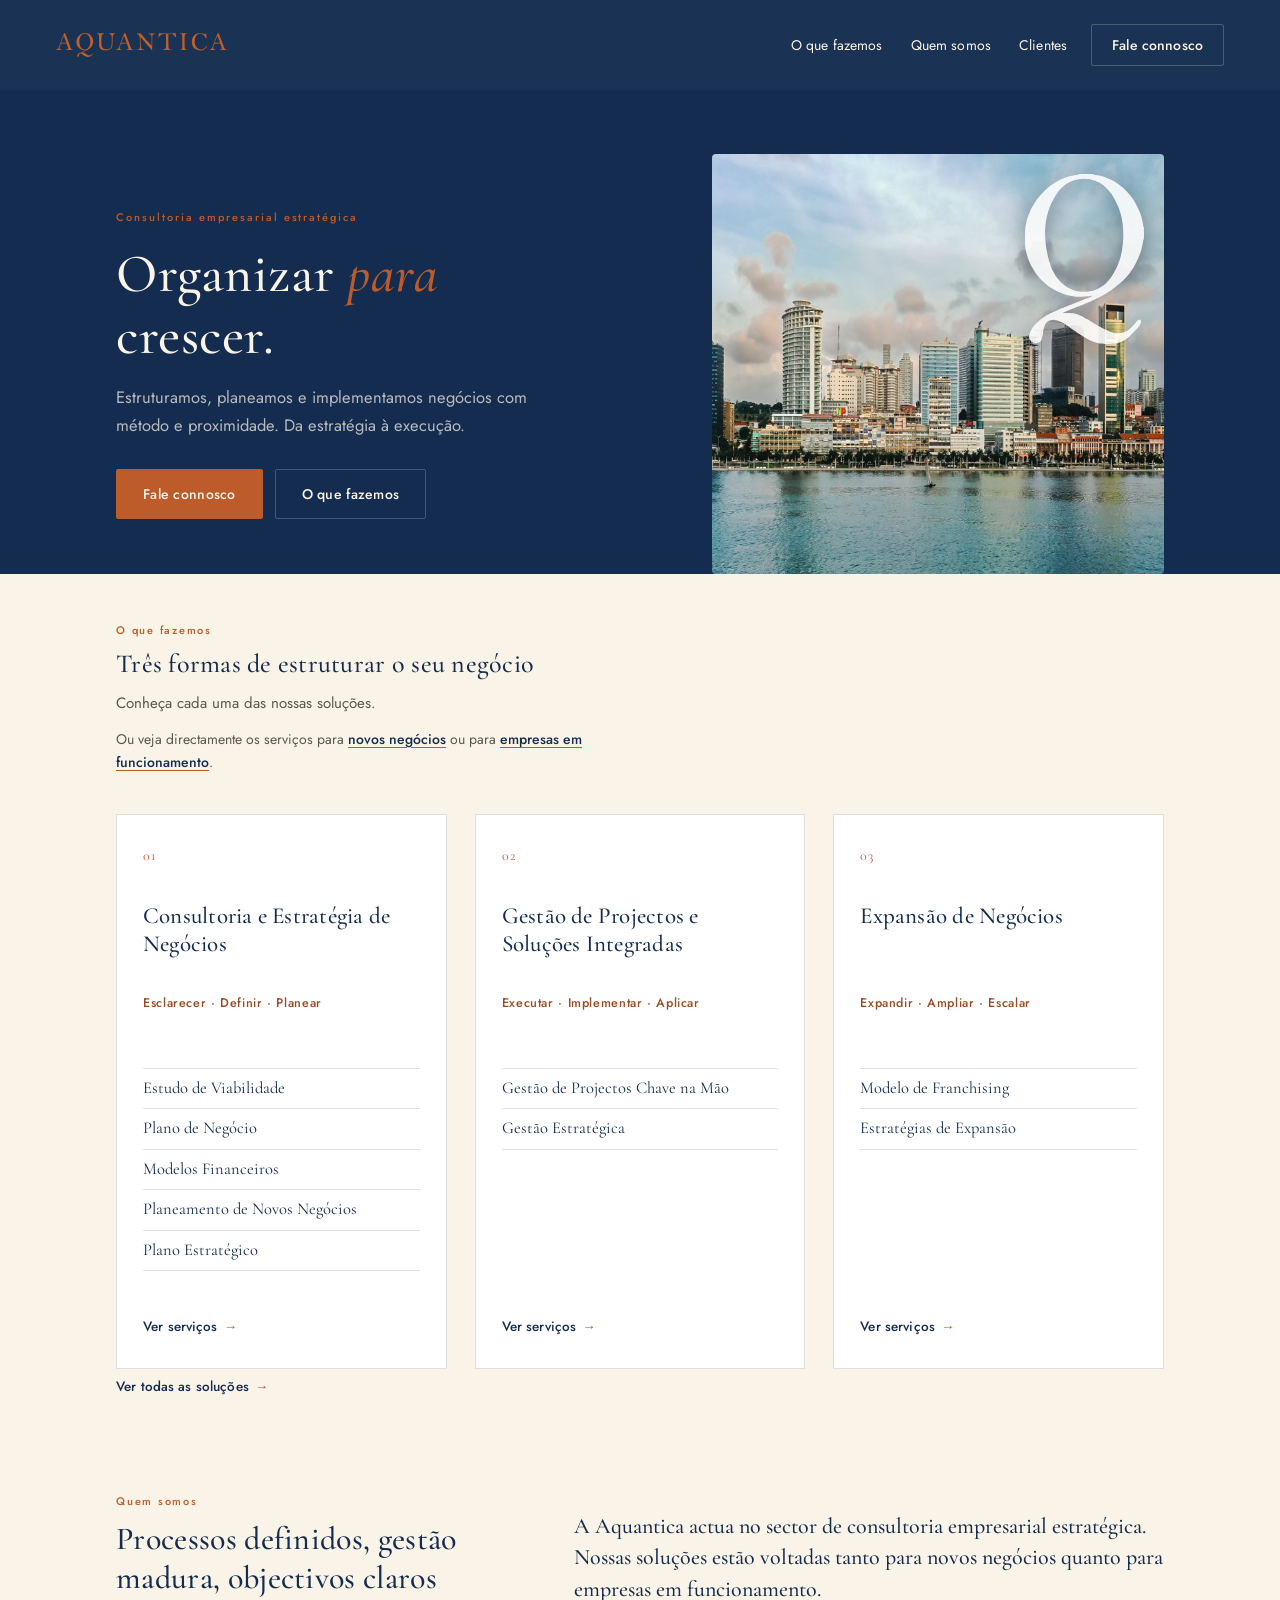
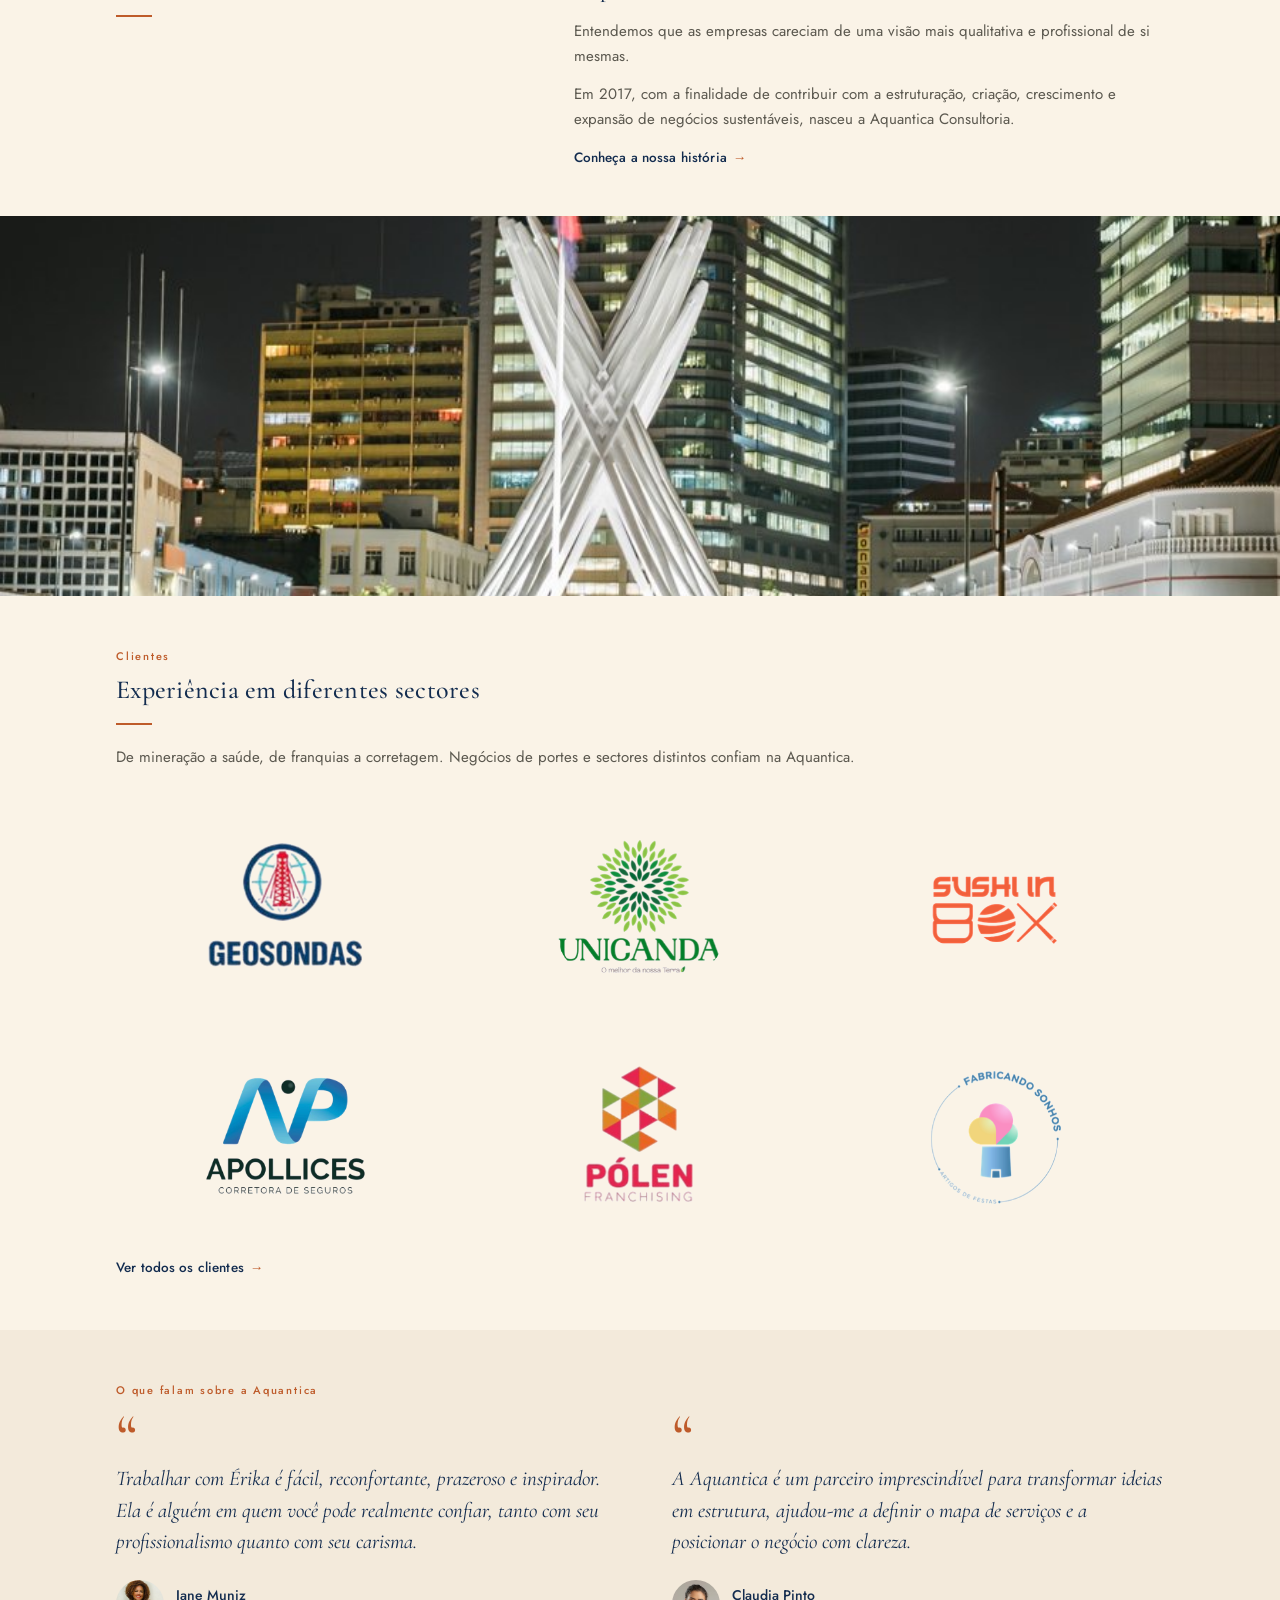
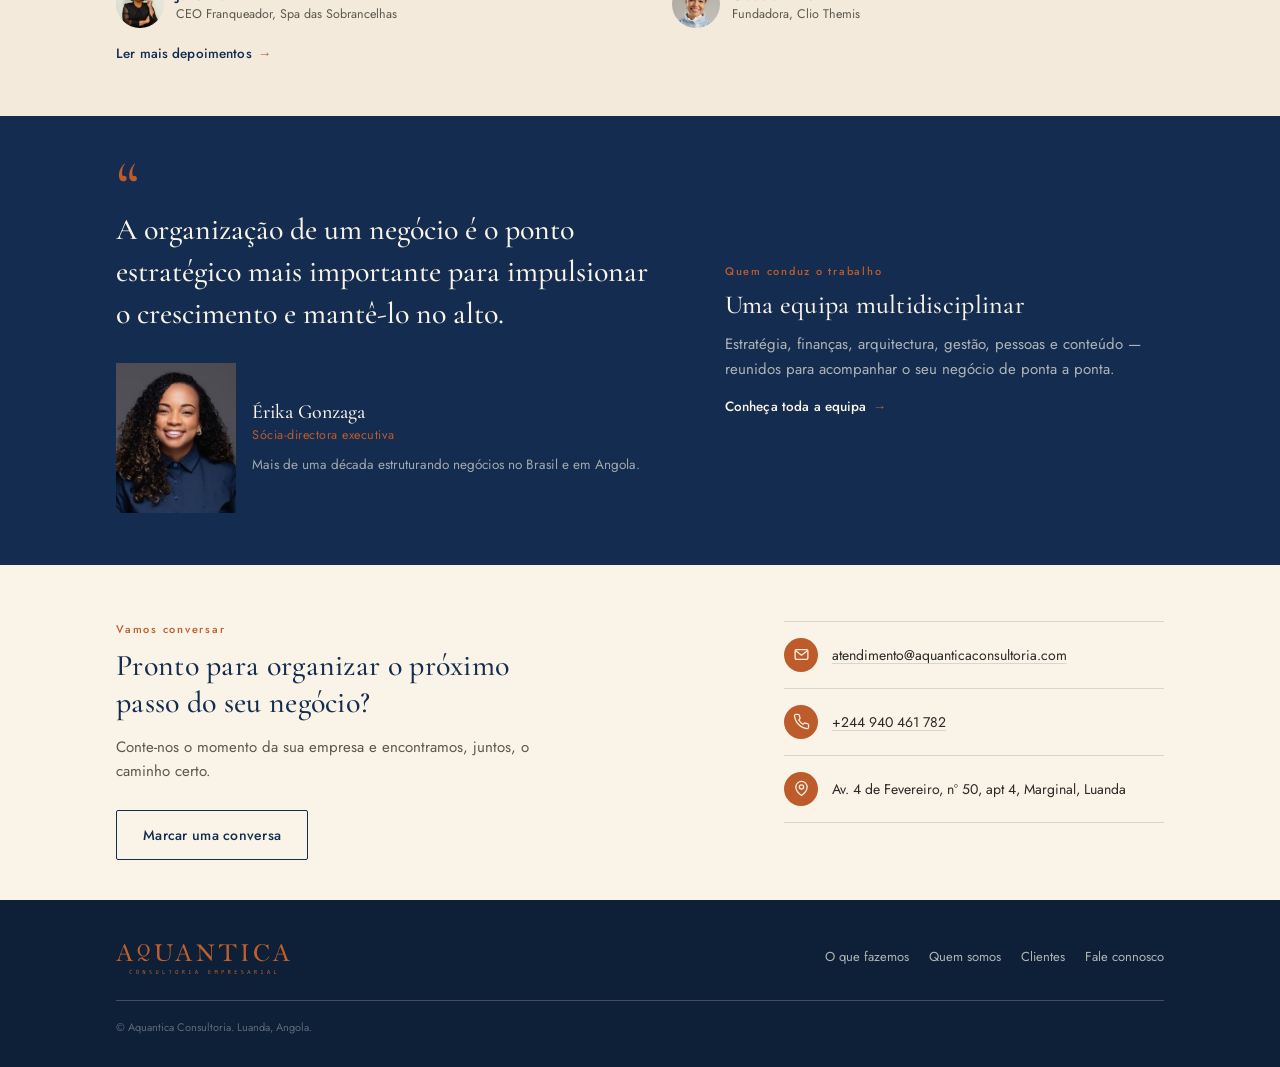
<file: index.html>
<!DOCTYPE html>
<html lang="pt">
<head>
<meta charset="UTF-8">
<meta name="viewport" content="width=device-width, initial-scale=1.0">
<title>Aquantica — Home (mobile)</title>
<link rel="stylesheet" href="/css/styles.css">
<script src="/js/menu.js" defer></script>
</head>
<body>

<div class="frame">

  <!-- NAV -->
  <nav class="nav" id="nav" aria-label="Navegação principal">
    <a class="word-mark" href="/"><img src="/images/logo-aquantica.svg" alt="Aquantica"></a>
    <button class="burger" id="burgerBtn" type="button" aria-label="Abrir menu" aria-expanded="false" aria-controls="menuPanel">
      <i></i><i></i><i></i>
    </button>
    <div class="menu-panel" id="menuPanel">
      <ul>
        <li><a href="/o-que-fazemos">O que fazemos</a></li>
        <li><a href="/quem-somos">Quem somos</a></li>
        <li><a href="/clientes">Clientes</a></li>
      </ul>
      <div class="menu-cta-wrap">
        <a class="btn btn-outline-light menu-cta" href="/fale-connosco">Fale connosco</a>
      </div>
    </div>
  </nav>

  <main>

  <!-- HERO -->
  <section class="hero">
    <div class="hero-inner">
      <div class="hero-text">
        <span class="eyebrow">Consultoria empresarial estratégica</span>
        <h1>Organizar <em>para</em> crescer.</h1>
        <p>Estruturamos, planeamos e implementamos negócios com método e proximidade. Da estratégia à execução.</p>
        <div class="cta-row">
          <a class="btn btn-primary" href="/fale-connosco">Fale connosco</a>
          <a class="btn btn-outline-light" href="#solucoes">O que fazemos</a>
        </div>
      </div>
      <div class="hero-photo-wrap">
        <img class="q-mark" src="/images/monograma.svg" alt="" aria-hidden="true">
        <div class="hero-photo"></div>
      </div>
    </div>
  </section>

  <!-- SOLUÇÕES -->
  <section class="section solucoes" id="solucoes">
    <div class="solucoes-inner">
    <div class="head">
      <span class="kicker">O que fazemos</span>
      <h2 class="section-title">Três formas de estruturar o seu negócio</h2>
      <p>Conheça cada uma das nossas soluções.</p>
      <p class="solucoes-atalhos">Ou veja directamente os serviços para <a class="text-link-inline" href="/o-que-fazemos?momento=novo">novos negócios</a> ou para <a class="text-link-inline" href="/o-que-fazemos?momento=funcionamento">empresas em funcionamento</a>.</p>
    </div>

    <div class="pillar-grid">
    <div class="pillar">
      <span class="num">01</span>
      <h3>Consultoria e Estratégia de Negócios</h3>
      <div class="verbs">Esclarecer · Definir · Planear</div>
      <ul class="pillar-servicos">
        <li>Estudo de Viabilidade</li>
        <li>Plano de Negócio</li>
        <li>Modelos Financeiros</li>
        <li>Planeamento de Novos Negócios</li>
        <li>Plano Estratégico</li>
      </ul>
      <a class="text-link on-cream" href="/o-que-fazemos/consultoria-e-estrategia">Ver serviços <span class="arrow">→</span></a>
    </div>

    <div class="pillar">
      <span class="num">02</span>
      <h3>Gestão de Projectos e Soluções Integradas</h3>
      <div class="verbs">Executar · Implementar · Aplicar</div>
      <ul class="pillar-servicos">
        <li>Gestão de Projectos Chave na Mão</li>
        <li>Gestão Estratégica</li>
      </ul>
      <a class="text-link on-cream" href="/o-que-fazemos/gestao-de-projectos">Ver serviços <span class="arrow">→</span></a>
    </div>

    <div class="pillar">
      <span class="num">03</span>
      <h3>Expansão de Negócios</h3>
      <div class="verbs">Expandir · Ampliar · Escalar</div>
      <ul class="pillar-servicos">
        <li>Modelo de Franchising</li>
        <li>Estratégias de Expansão</li>
      </ul>
      <a class="text-link on-cream" href="/o-que-fazemos/expansao">Ver serviços <span class="arrow">→</span></a>
    </div>
    </div>

    <a class="text-link on-cream tight" href="/o-que-fazemos">Ver todas as soluções <span class="arrow">→</span></a>
    </div>
  </section>

  <!-- QUEM SOMOS -->
  <section class="section quem-somos" id="quem-somos">
    <div class="quem-somos-inner">
      <div class="quem-somos-head">
        <span class="kicker">Quem somos</span>
        <h2 class="section-title">Processos definidos, gestão madura, objectivos claros</h2>
        <div class="rule"></div>
      </div>
      <div class="quem-somos-text">
        <p class="lead">A Aquantica actua no sector de consultoria empresarial estratégica. Nossas soluções estão voltadas tanto para novos negócios quanto para empresas em funcionamento.</p>
        <p>Entendemos que as empresas careciam de uma visão mais qualitativa e profissional de si mesmas.</p>
        <p>Em 2017, com a finalidade de contribuir com a estruturação, criação, crescimento e expansão de negócios sustentáveis, nasceu a Aquantica Consultoria.</p>
        <a class="text-link on-cream" href="/quem-somos">Conheça a nossa história <span class="arrow">→</span></a>
      </div>
    </div>
  </section>


  <!-- FAIXA URBANA -->
  <div class="city-band"></div>

  <!-- CLIENTES -->
  <section class="clientes" id="clientes">
    <div class="clientes-inner">
    <span class="kicker">Clientes</span>
    <h2 class="section-title">Experiência em diferentes sectores</h2>
    <div class="rule"></div>
    <p>De mineração a saúde, de franquias a corretagem. Negócios de portes e sectores distintos confiam na Aquantica.</p>
    <div class="logo-grid">
      <div class="logo-cell"><img src="/images/logos/geosondas.png" alt="Geosondas"></div>
      <div class="logo-cell"><img src="/images/logos/unicanda.png" alt="Unicanda"></div>
      <div class="logo-cell"><img src="/images/logos/sushi-in-box.png" alt="Sushi In Box"></div>
      <div class="logo-cell"><img src="/images/logos/apollices.png" alt="Apollices"></div>
      <div class="logo-cell"><img src="/images/logos/polen.png" alt="Pólen Franchising"></div>
      <div class="logo-cell"><img src="/images/logos/fabricando-sonhos.png" alt="Fabricando Sonhos"></div>
    </div>
    <a class="text-link on-cream" href="/clientes">Ver todos os clientes <span class="arrow">→</span></a>
    </div>
  </section>

  <!-- DEPOIMENTOS -->
  <section class="depoimento">
    <div class="depoimento-inner">
      <span class="kicker">O que falam sobre a Aquantica</span>

      <div class="depoimento-grid">
        <figure class="depo">
          <span class="quote-mark">“</span>
          <blockquote>Trabalhar com Érika é fácil, reconfortante, prazeroso e inspirador. Ela é alguém em quem você pode realmente confiar, tanto com seu profissionalismo quanto com seu carisma.</blockquote>
          <figcaption class="signee">
            <img src="/images/jane-muniz.jpg" alt="">
            <div>
              <div class="name">Jane Muniz</div>
              <div class="role">CEO Franqueador, Spa das Sobrancelhas</div>
            </div>
          </figcaption>
        </figure>

        <figure class="depo">
          <span class="quote-mark">“</span>
          <blockquote>A Aquantica é um parceiro imprescindível para transformar ideias em estrutura, ajudou-me a definir o mapa de serviços e a posicionar o negócio com clareza.</blockquote>
          <figcaption class="signee">
            <img src="/images/claudia-pinto.jpg" alt="">
            <div>
              <div class="name">Claudia Pinto</div>
              <div class="role">Fundadora, Clio Themis</div>
            </div>
          </figcaption>
        </figure>
      </div>

      <a class="text-link on-cream" href="/clientes#depoimentos">Ler mais depoimentos <span class="arrow">→</span></a>
    </div>
  </section>

  <!-- EQUIPA (com a citação da Érika) -->
  <section class="equipe">
    <div class="equipe-inner">
      <figure class="equipe-quote">
        <span class="quote-mark">“</span>
        <blockquote>A organização de um negócio é o ponto estratégico mais importante para impulsionar o crescimento e mantê-lo no alto.</blockquote>
        <figcaption class="lead-card">
          <div class="lead-photo"></div>
          <div class="lead-info">
            <span class="name">Érika Gonzaga</span>
            <span class="role">Sócia-directora executiva</span>
            <p>Mais de uma década estruturando negócios no Brasil e em Angola.</p>
          </div>
        </figcaption>
      </figure>

      <div class="equipe-text">
        <span class="kicker">Quem conduz o trabalho</span>
        <h2 class="section-title">Uma equipa multidisciplinar</h2>
        <p>Estratégia, finanças, arquitectura, gestão, pessoas e conteúdo — reunidos para acompanhar o seu negócio de ponta a ponta.</p>
        <a class="text-link on-navy" href="/quem-somos#equipa">Conheça toda a equipa <span class="arrow">→</span></a>
      </div>
    </div>
  </section>

  <!-- CONTATO -->
  <section class="contato" id="contato">
    <div class="contato-inner">
    <div>
    <span class="kicker">Vamos conversar</span>
    <h2>Pronto para organizar o próximo passo do seu negócio?</h2>
    <p>Conte-nos o momento da sua empresa e encontramos, juntos, o caminho certo.</p>
    <a class="btn btn-outline-dark" href="/fale-connosco">Marcar uma conversa</a>
    </div>

    <div class="contact-details">
      <div class="contact-row">
        <span class="ic" aria-hidden="true"><svg viewBox="0 0 24 24"><rect x="3" y="5" width="18" height="14" rx="2"/><path d="m3.5 6.5 8.5 6.5 8.5-6.5"/></svg></span>
        <a class="contact-link" href="mailto:atendimento@aquanticaconsultoria.com">atendimento@aquanticaconsultoria.com</a>
      </div>
      <div class="contact-row">
        <span class="ic" aria-hidden="true"><svg viewBox="0 0 24 24"><path d="M22 16.92v3a2 2 0 0 1-2.18 2 19.8 19.8 0 0 1-8.63-3.07 19.5 19.5 0 0 1-6-6A19.8 19.8 0 0 1 2.12 4.2 2 2 0 0 1 4.11 2h3a2 2 0 0 1 2 1.72c.13.96.36 1.9.7 2.81a2 2 0 0 1-.45 2.11L8.09 9.91a16 16 0 0 0 6 6l1.27-1.27a2 2 0 0 1 2.11-.45c.91.34 1.85.57 2.81.7A2 2 0 0 1 22 16.92Z"/></svg></span>
        <a class="contact-link" href="tel:+244940461782">+244 940 461 782</a>
      </div>
      <div class="contact-row">
        <span class="ic" aria-hidden="true"><svg viewBox="0 0 24 24"><path d="M20 10c0 6-8 12-8 12s-8-6-8-12a8 8 0 0 1 16 0Z"/><circle cx="12" cy="10" r="3"/></svg></span>
        Av. 4 de Fevereiro, nº 50, apt 4, Marginal, Luanda
      </div>
    </div>
    </div>
  </section>

  </main>

  <!-- FOOTER -->
  <footer>
    <div class="footer-inner">
    <div>
    <div class="word-mark"><img src="/images/logo-aquantica-with-text.svg" alt="Aquantica — Consultoria empresarial"></div>
    </div>
    <ul>
      <li><a href="/o-que-fazemos">O que fazemos</a></li>
      <li><a href="/quem-somos">Quem somos</a></li>
      <li><a href="/clientes">Clientes</a></li>
      <li><a href="/fale-connosco">Fale connosco</a></li>
    </ul>
    </div>
    <div class="fine">© Aquantica Consultoria. Luanda, Angola.</div>
  </footer>

</div>


</body>
</html>
</file>
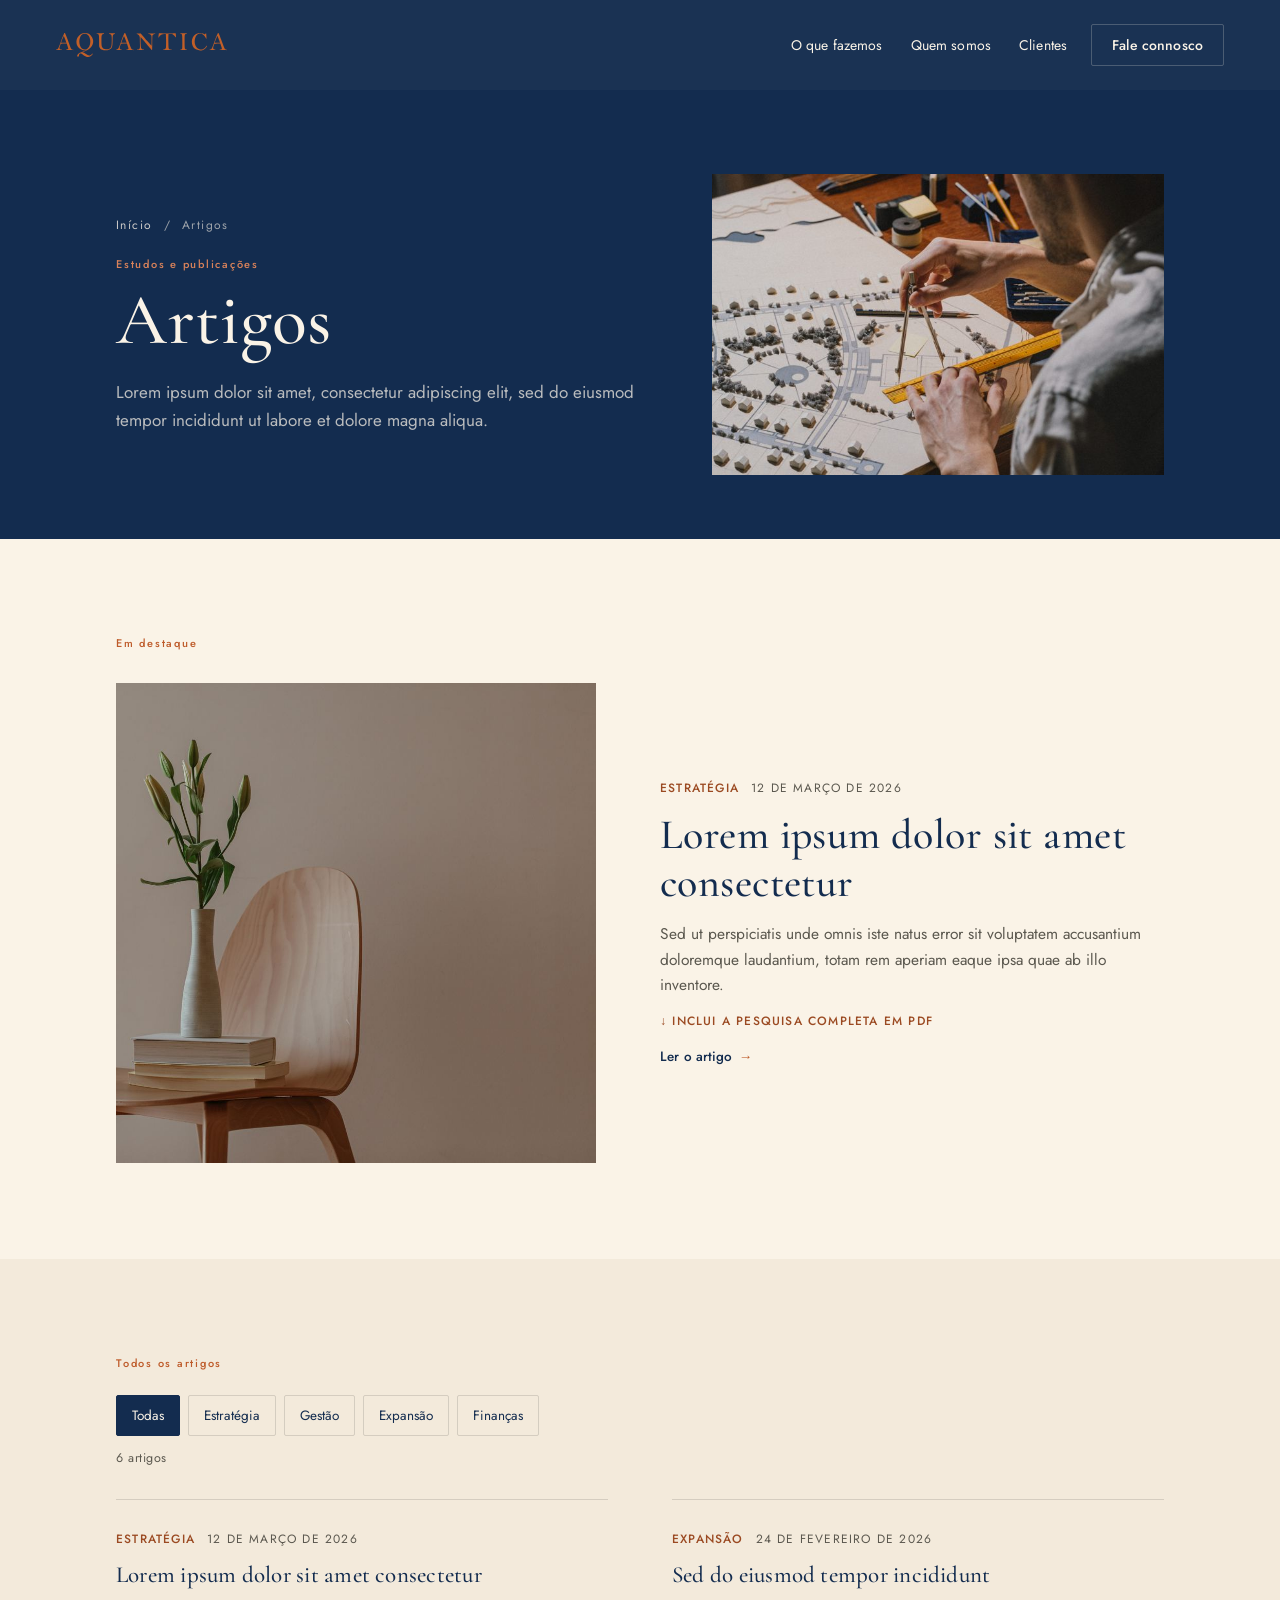
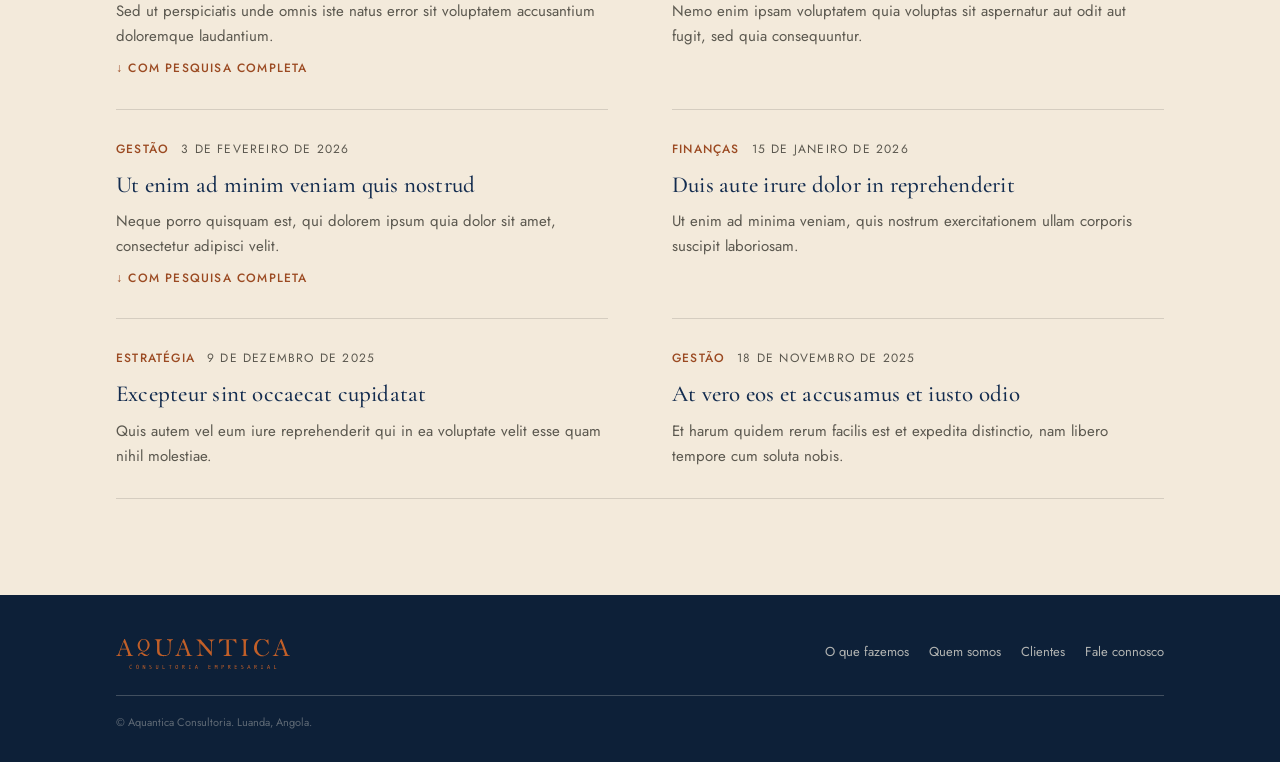
<file: artigos/index.html>
<!DOCTYPE html>
<html lang="pt">
<head>
<meta charset="UTF-8">
<meta name="viewport" content="width=device-width, initial-scale=1.0">
<!-- ÁREA AINDA NÃO PUBLICADA. O noindex sai quando for para o ar.
     Não pôr Disallow no robots.txt: se o crawler não puder ler a página,
     também não lê o noindex.
     TODO O TEXTO DE ARTIGOS É LOREM IPSUM — só a moldura (títulos de secção,
     botões, categorias, datas) é que é real. -->
<meta name="robots" content="noindex, nofollow">
<title>Artigos — Aquantica Consultoria Empresarial</title>
<meta name="description" content="Estudos e publicações da Aquantica.">
<link rel="stylesheet" href="/css/styles.css">
<link rel="stylesheet" href="/css/artigos.css">
<script src="/js/menu.js" defer></script>
<script src="/js/filtro-artigos.js" defer></script>
</head>
<body>

<div class="frame">

  <!-- NAV -->
  <nav class="nav" id="nav" aria-label="Navegação principal">
    <a class="word-mark" href="/"><img src="/images/logo-aquantica.svg" alt="Aquantica"></a>
    <button class="burger" id="burgerBtn" type="button" aria-label="Abrir menu" aria-expanded="false" aria-controls="menuPanel">
      <i></i><i></i><i></i>
    </button>
    <div class="menu-panel" id="menuPanel">
      <ul>
        <li><a href="/o-que-fazemos">O que fazemos</a></li>
        <li><a href="/quem-somos">Quem somos</a></li>
        <li><a href="/clientes">Clientes</a></li>
      </ul>
      <div class="menu-cta-wrap">
        <a class="btn btn-outline-light menu-cta" href="/fale-connosco">Fale connosco</a>
      </div>
    </div>
  </nav>

  <main>

    <!-- HERO -->
    <header class="ar-hero">
      <div class="ar-wrap ar-hero-inner">
        <div class="ar-hero-text">
          <span class="crumb"><a href="/">Início</a> &nbsp;/&nbsp; Artigos</span>
          <span class="kicker">Estudos e publicações</span>
          <h1>Artigos</h1>
          <p class="ar-hero-lead">Lorem ipsum dolor sit amet, consectetur adipiscing elit, sed do eiusmod tempor incididunt ut labore et dolore magna aliqua.</p>
        </div>
        <div class="ar-hero-photo">
          <img src="/images/mesa-projecto.jpg" alt="">
        </div>
      </div>
    </header>

    <!-- DESTAQUE -->
    <section class="ar-sec ar-sec--cream">
      <div class="ar-wrap">
        <span class="kicker">Em destaque</span>

        <article class="ar-destaque">
          <figure>
            <img src="/images/band-cadeira.jpg" alt="">
          </figure>
          <div>
            <p class="ar-meta">
              <span class="ar-cat">Estratégia</span>
              <time datetime="2026-03-12">12 de março de 2026</time>
            </p>
            <h2><a href="/artigos/lorem-ipsum-dolor-sit-amet">Lorem ipsum dolor sit amet consectetur</a></h2>
            <p class="ar-resumo">Sed ut perspiciatis unde omnis iste natus error sit voluptatem accusantium doloremque laudantium, totam rem aperiam eaque ipsa quae ab illo inventore.</p>
            <p class="ar-paper-flag"><span aria-hidden="true">↓</span> Inclui a pesquisa completa em PDF</p>
            <a class="text-link on-cream" href="/artigos/lorem-ipsum-dolor-sit-amet">Ler o artigo <span class="arrow">→</span></a>
          </div>
        </article>
      </div>
    </section>

    <!-- TODOS -->
    <section class="ar-sec ar-sec--cream2">
      <div class="ar-wrap">
        <span class="kicker">Todos os artigos</span>

        <!-- filtro por categoria: escondido sem JavaScript -->
        <div class="ar-filtro" data-filtro-artigos aria-label="Filtrar por categoria">
          <div class="ar-filtro-botoes" role="group" aria-label="Categorias">
            <button type="button" data-cat="todas" aria-pressed="true">Todas</button>
            <button type="button" data-cat="estrategia" aria-pressed="false">Estratégia</button>
            <button type="button" data-cat="gestao" aria-pressed="false">Gestão</button>
            <button type="button" data-cat="expansao" aria-pressed="false">Expansão</button>
            <button type="button" data-cat="financas" aria-pressed="false">Finanças</button>
          </div>
          <p class="ar-filtro-aviso" data-filtro-aviso role="status"></p>
        </div>

        <ol class="ar-lista">
          <li data-cat="estrategia">
            <p class="ar-meta"><span class="ar-cat">Estratégia</span><time datetime="2026-03-12">12 de março de 2026</time></p>
            <h3><a href="/artigos/lorem-ipsum-dolor-sit-amet">Lorem ipsum dolor sit amet consectetur</a></h3>
            <p class="ar-resumo">Sed ut perspiciatis unde omnis iste natus error sit voluptatem accusantium doloremque laudantium.</p>
            <p class="ar-paper-flag"><span aria-hidden="true">↓</span> Com pesquisa completa</p>
          </li>
          <li data-cat="expansao">
            <p class="ar-meta"><span class="ar-cat">Expansão</span><time datetime="2026-02-24">24 de fevereiro de 2026</time></p>
            <h3><a href="#">Sed do eiusmod tempor incididunt</a></h3>
            <p class="ar-resumo">Nemo enim ipsam voluptatem quia voluptas sit aspernatur aut odit aut fugit, sed quia consequuntur.</p>
          </li>
          <li data-cat="gestao">
            <p class="ar-meta"><span class="ar-cat">Gestão</span><time datetime="2026-02-03">3 de fevereiro de 2026</time></p>
            <h3><a href="#">Ut enim ad minim veniam quis nostrud</a></h3>
            <p class="ar-resumo">Neque porro quisquam est, qui dolorem ipsum quia dolor sit amet, consectetur adipisci velit.</p>
            <p class="ar-paper-flag"><span aria-hidden="true">↓</span> Com pesquisa completa</p>
          </li>
          <li data-cat="financas">
            <p class="ar-meta"><span class="ar-cat">Finanças</span><time datetime="2026-01-15">15 de janeiro de 2026</time></p>
            <h3><a href="#">Duis aute irure dolor in reprehenderit</a></h3>
            <p class="ar-resumo">Ut enim ad minima veniam, quis nostrum exercitationem ullam corporis suscipit laboriosam.</p>
          </li>
          <li data-cat="estrategia">
            <p class="ar-meta"><span class="ar-cat">Estratégia</span><time datetime="2025-12-09">9 de dezembro de 2025</time></p>
            <h3><a href="#">Excepteur sint occaecat cupidatat</a></h3>
            <p class="ar-resumo">Quis autem vel eum iure reprehenderit qui in ea voluptate velit esse quam nihil molestiae.</p>
          </li>
          <li data-cat="gestao">
            <p class="ar-meta"><span class="ar-cat">Gestão</span><time datetime="2025-11-18">18 de novembro de 2025</time></p>
            <h3><a href="#">At vero eos et accusamus et iusto odio</a></h3>
            <p class="ar-resumo">Et harum quidem rerum facilis est et expedita distinctio, nam libero tempore cum soluta nobis.</p>
          </li>
        </ol>
      </div>
    </section>

  </main>

  <!-- FOOTER -->
  <footer>
    <div class="footer-inner">
    <div>
    <div class="word-mark"><img src="/images/logo-aquantica-with-text.svg" alt="Aquantica — Consultoria empresarial"></div>
    </div>
    <ul>
      <li><a href="/o-que-fazemos">O que fazemos</a></li>
      <li><a href="/quem-somos">Quem somos</a></li>
      <li><a href="/clientes">Clientes</a></li>
      <li><a href="/fale-connosco">Fale connosco</a></li>
    </ul>
    </div>
    <div class="fine">© Aquantica Consultoria. Luanda, Angola.</div>
  </footer>

</div>

</body>
</html>
</file>
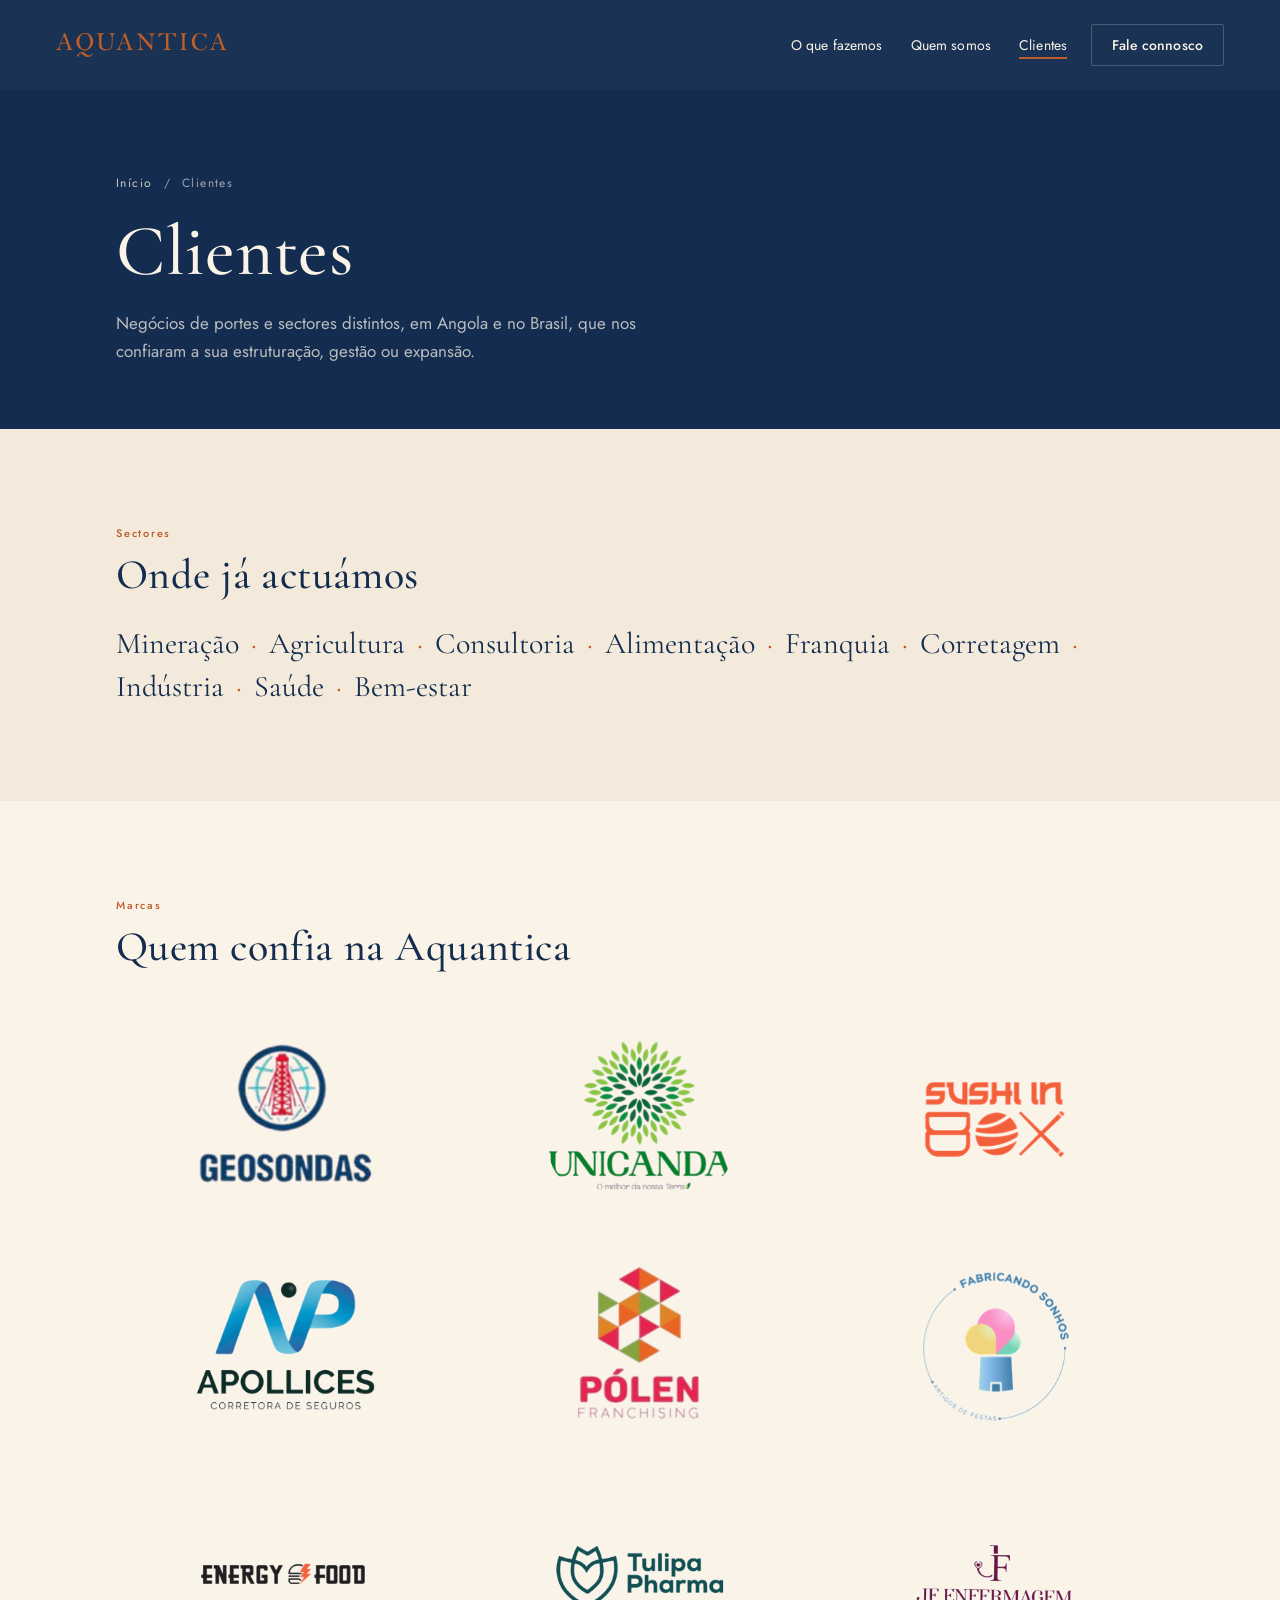
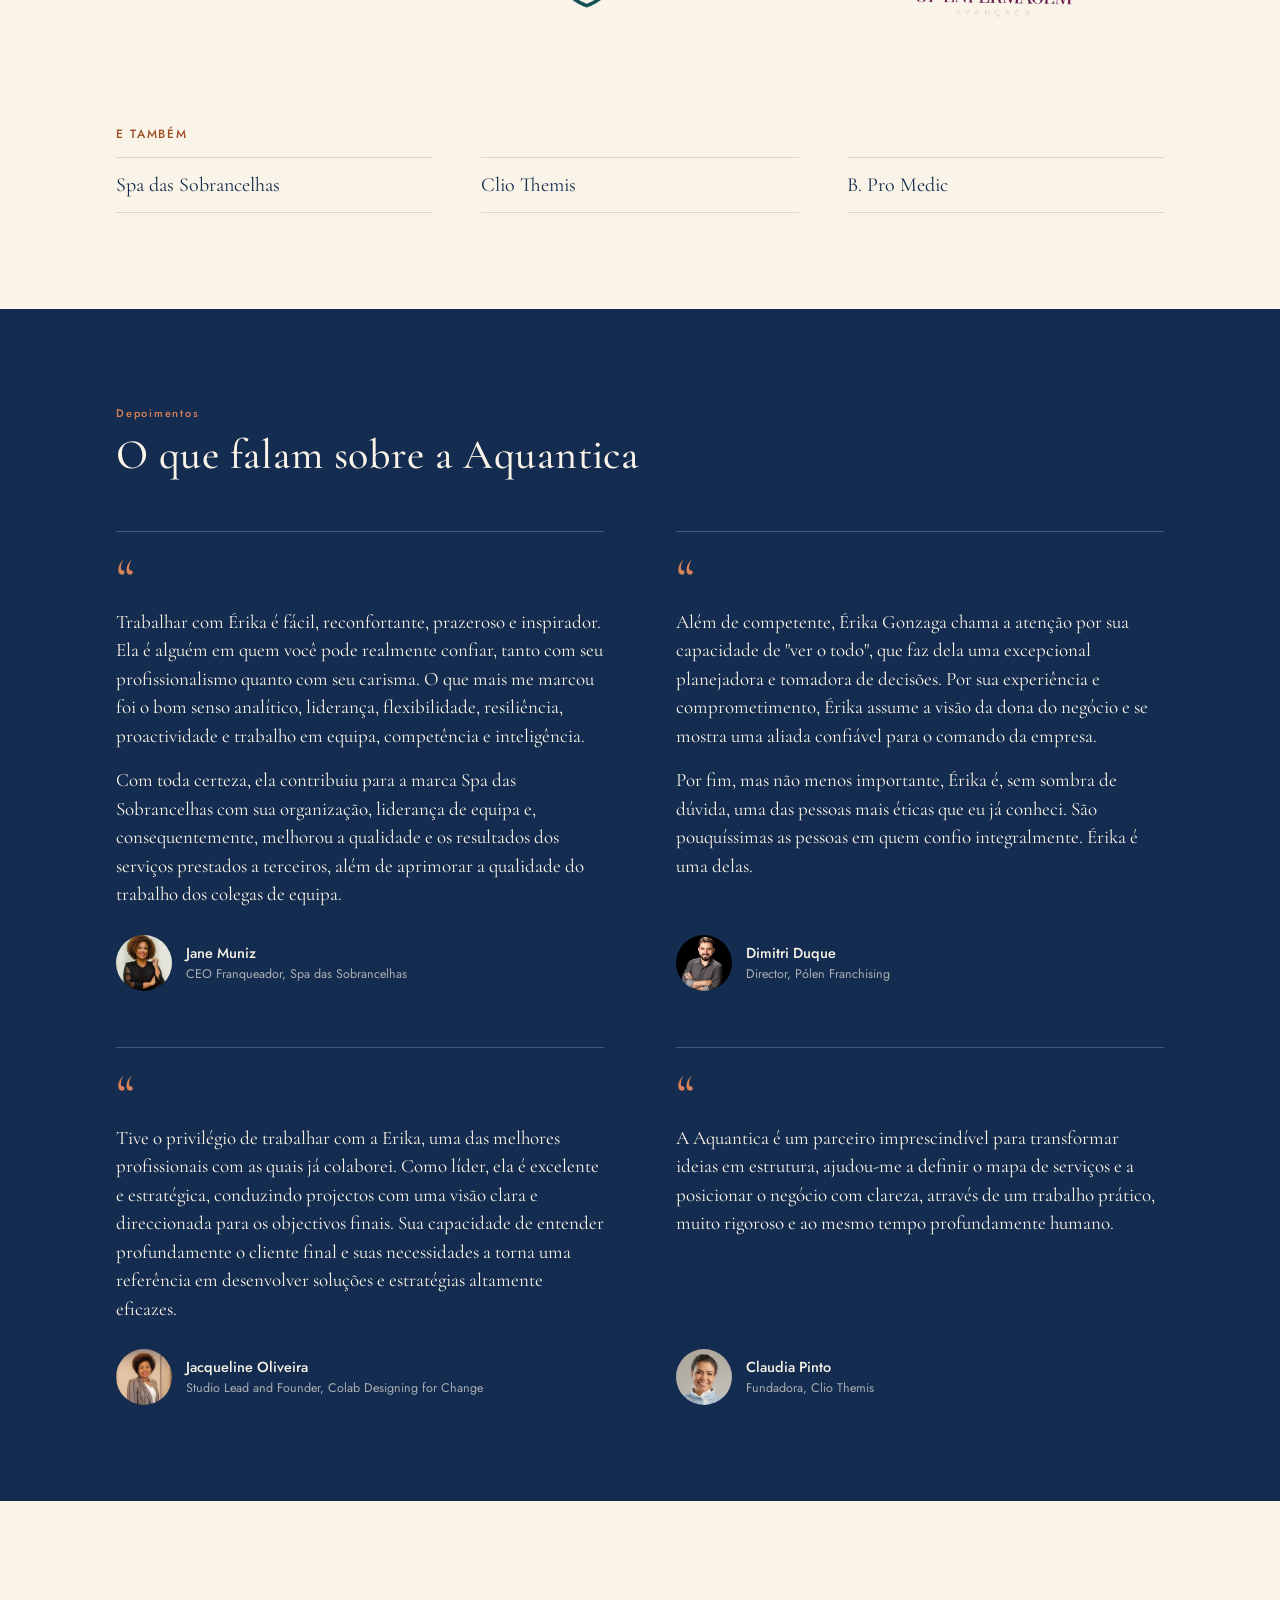
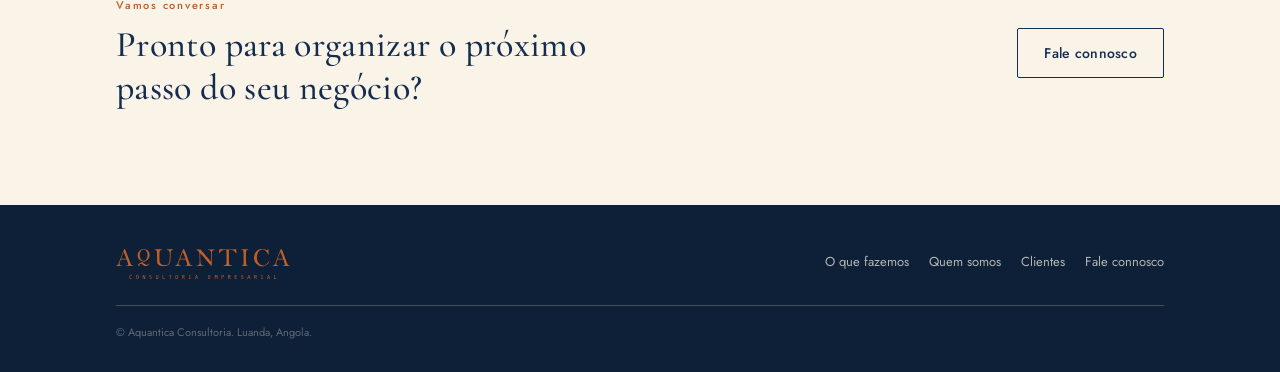
<file: clientes/index.html>
<!DOCTYPE html>
<html lang="pt">
<head>
<meta charset="UTF-8">
<meta name="viewport" content="width=device-width, initial-scale=1.0">
<title>Clientes — Aquantica Consultoria Empresarial</title>
<meta name="description" content="Marcas de sectores distintos que confiam na Aquantica, e o que dizem sobre o trabalho que fizemos juntos.">
<link rel="stylesheet" href="/css/styles.css">
<link rel="stylesheet" href="/css/clientes.css">
<script src="/js/menu.js" defer></script>
</head>
<body>

<div class="frame">

  <!-- NAV -->
  <nav class="nav" id="nav" aria-label="Navegação principal">
    <a class="word-mark" href="/"><img src="/images/logo-aquantica.svg" alt="Aquantica"></a>
    <button class="burger" id="burgerBtn" type="button" aria-label="Abrir menu" aria-expanded="false" aria-controls="menuPanel">
      <i></i><i></i><i></i>
    </button>
    <div class="menu-panel" id="menuPanel">
      <ul>
        <li><a href="/o-que-fazemos">O que fazemos</a></li>
        <li><a href="/quem-somos">Quem somos</a></li>
        <li><a href="/clientes" aria-current="page">Clientes</a></li>
      </ul>
      <div class="menu-cta-wrap">
        <a class="btn btn-outline-light menu-cta" href="/fale-connosco">Fale connosco</a>
      </div>
    </div>
  </nav>

  <main>

    <!-- HERO DA PÁGINA -->
    <header class="cl-hero">
      <div class="cl-wrap">
        <span class="crumb"><a href="/">Início</a> &nbsp;/&nbsp; Clientes</span>
        <h1>Clientes</h1>
        <p class="cl-hero-lead">Negócios de portes e sectores distintos, em Angola e no Brasil, que nos confiaram a sua estruturação, gestão ou expansão.</p>
      </div>
    </header>

    <!-- SECTORES -->
    <section class="cl-sec cl-sec--cream2">
      <div class="cl-wrap">
        <span class="kicker">Sectores</span>
        <h2 class="cl-h2">Onde já actuámos</h2>
        <ul class="cl-sectors">
          <li>Mineração</li>
          <li>Agricultura</li>
          <li>Consultoria</li>
          <li>Alimentação</li>
          <li>Franquia</li>
          <li>Corretagem</li>
          <li>Indústria</li>
          <li>Saúde</li>
          <li>Bem-estar</li>
        </ul>
      </div>
    </section>

    <!-- MARCAS -->
    <section class="cl-sec cl-sec--cream" id="marcas">
      <div class="cl-wrap">
        <span class="kicker">Marcas</span>
        <h2 class="cl-h2">Quem confia na Aquantica</h2>

        <div class="cl-logos">
          <div class="cl-logo"><img src="/images/logos/geosondas.png" alt="Geosondas"></div>
          <div class="cl-logo"><img src="/images/logos/unicanda.png" alt="Unicanda"></div>
          <div class="cl-logo"><img src="/images/logos/sushi-in-box.png" alt="Sushi In Box"></div>
          <div class="cl-logo"><img src="/images/logos/apollices.png" alt="Apollices"></div>
          <div class="cl-logo"><img src="/images/logos/polen.png" alt="Pólen Franchising"></div>
          <div class="cl-logo"><img src="/images/logos/fabricando-sonhos.png" alt="Fabricando Sonhos"></div>
          <div class="cl-logo"><img src="/images/logos/energy-food.png" alt="Energy Food"></div>
          <div class="cl-logo"><img src="/images/logos/tulipa-pharma.png" alt="Tulipa Pharma"></div>
          <div class="cl-logo"><img src="/images/logos/jf-enfermagem.png" alt="JF Enfermagem Avançada"></div>
        </div>

        <h3 class="cl-more-title">E também</h3>
        <ul class="cl-more">
          <li>Spa das Sobrancelhas</li>
          <li>Clio Themis</li>
          <li>B. Pro Medic</li>
        </ul>
      </div>
    </section>

    <!-- DEPOIMENTOS -->
    <section class="cl-sec cl-sec--navy" id="depoimentos">
      <div class="cl-wrap">
        <span class="kicker">Depoimentos</span>
        <h2 class="cl-h2">O que falam sobre a Aquantica</h2>

        <div class="cl-quotes">

          <figure class="cl-quote">
            <span class="qmark" aria-hidden="true">“</span>
            <blockquote>
              <p>Trabalhar com Érika é fácil, reconfortante, prazeroso e inspirador. Ela é alguém em quem você pode realmente confiar, tanto com seu profissionalismo quanto com seu carisma. O que mais me marcou foi o bom senso analítico, liderança, flexibilidade, resiliência, proactividade e trabalho em equipa, competência e inteligência.</p>
              <p>Com toda certeza, ela contribuiu para a marca Spa das Sobrancelhas com sua organização, liderança de equipa e, consequentemente, melhorou a qualidade e os resultados dos serviços prestados a terceiros, além de aprimorar a qualidade do trabalho dos colegas de equipa.</p>
            </blockquote>
            <figcaption>
              <img src="/images/jane-muniz.jpg" alt="">
              <span>
                <span class="name">Jane Muniz</span>
                <span class="role">CEO Franqueador, Spa das Sobrancelhas</span>
              </span>
            </figcaption>
          </figure>

          <figure class="cl-quote">
            <span class="qmark" aria-hidden="true">“</span>
            <blockquote>
              <p>Além de competente, Érika Gonzaga chama a atenção por sua capacidade de "ver o todo", que faz dela uma excepcional planejadora e tomadora de decisões. Por sua experiência e comprometimento, Érika assume a visão da dona do negócio e se mostra uma aliada confiável para o comando da empresa.</p>
              <p>Por fim, mas não menos importante, Érika é, sem sombra de dúvida, uma das pessoas mais éticas que eu já conheci. São pouquíssimas as pessoas em quem confio integralmente. Érika é uma delas.</p>
            </blockquote>
            <figcaption>
              <img src="/images/dimitri-duque.jpg" alt="">
              <span>
                <span class="name">Dimitri Duque</span>
                <span class="role">Director, Pólen Franchising</span>
              </span>
            </figcaption>
          </figure>

          <figure class="cl-quote">
            <span class="qmark" aria-hidden="true">“</span>
            <blockquote>
              <p>Tive o privilégio de trabalhar com a Erika, uma das melhores profissionais com as quais já colaborei. Como líder, ela é excelente e estratégica, conduzindo projectos com uma visão clara e direccionada para os objectivos finais. Sua capacidade de entender profundamente o cliente final e suas necessidades a torna uma referência em desenvolver soluções e estratégias altamente eficazes.</p>
            </blockquote>
            <figcaption>
              <img src="/images/jacqueline-oliveira.jpg" alt="">
              <span>
                <span class="name">Jacqueline Oliveira</span>
                <span class="role">Studio Lead and Founder, Colab Designing for Change</span>
              </span>
            </figcaption>
          </figure>

          <figure class="cl-quote">
            <span class="qmark" aria-hidden="true">“</span>
            <blockquote>
              <p>A Aquantica é um parceiro imprescindível para transformar ideias em estrutura, ajudou-me a definir o mapa de serviços e a posicionar o negócio com clareza, através de um trabalho prático, muito rigoroso e ao mesmo tempo profundamente humano.</p>
            </blockquote>
            <figcaption>
              <img src="/images/claudia-pinto.jpg" alt="">
              <span>
                <span class="name">Claudia Pinto</span>
                <span class="role">Fundadora, Clio Themis</span>
              </span>
            </figcaption>
          </figure>

        </div>
      </div>
    </section>

    <!-- CTA -->
    <section class="cl-sec cl-sec--cream cl-cta">
      <div class="cl-wrap">
        <div>
          <span class="kicker">Vamos conversar</span>
          <h2>Pronto para organizar o próximo passo do seu negócio?</h2>
        </div>
        <a class="btn btn-outline-dark" href="/fale-connosco">Fale connosco</a>
      </div>
    </section>

  </main>

  <!-- FOOTER -->
  <footer>
    <div class="footer-inner">
    <div>
    <div class="word-mark"><img src="/images/logo-aquantica-with-text.svg" alt="Aquantica — Consultoria empresarial"></div>
    </div>
    <ul>
      <li><a href="/o-que-fazemos">O que fazemos</a></li>
      <li><a href="/quem-somos">Quem somos</a></li>
      <li><a href="/clientes">Clientes</a></li>
      <li><a href="/fale-connosco">Fale connosco</a></li>
    </ul>
    </div>
    <div class="fine">© Aquantica Consultoria. Luanda, Angola.</div>
  </footer>

</div>


</body>
</html>
</file>
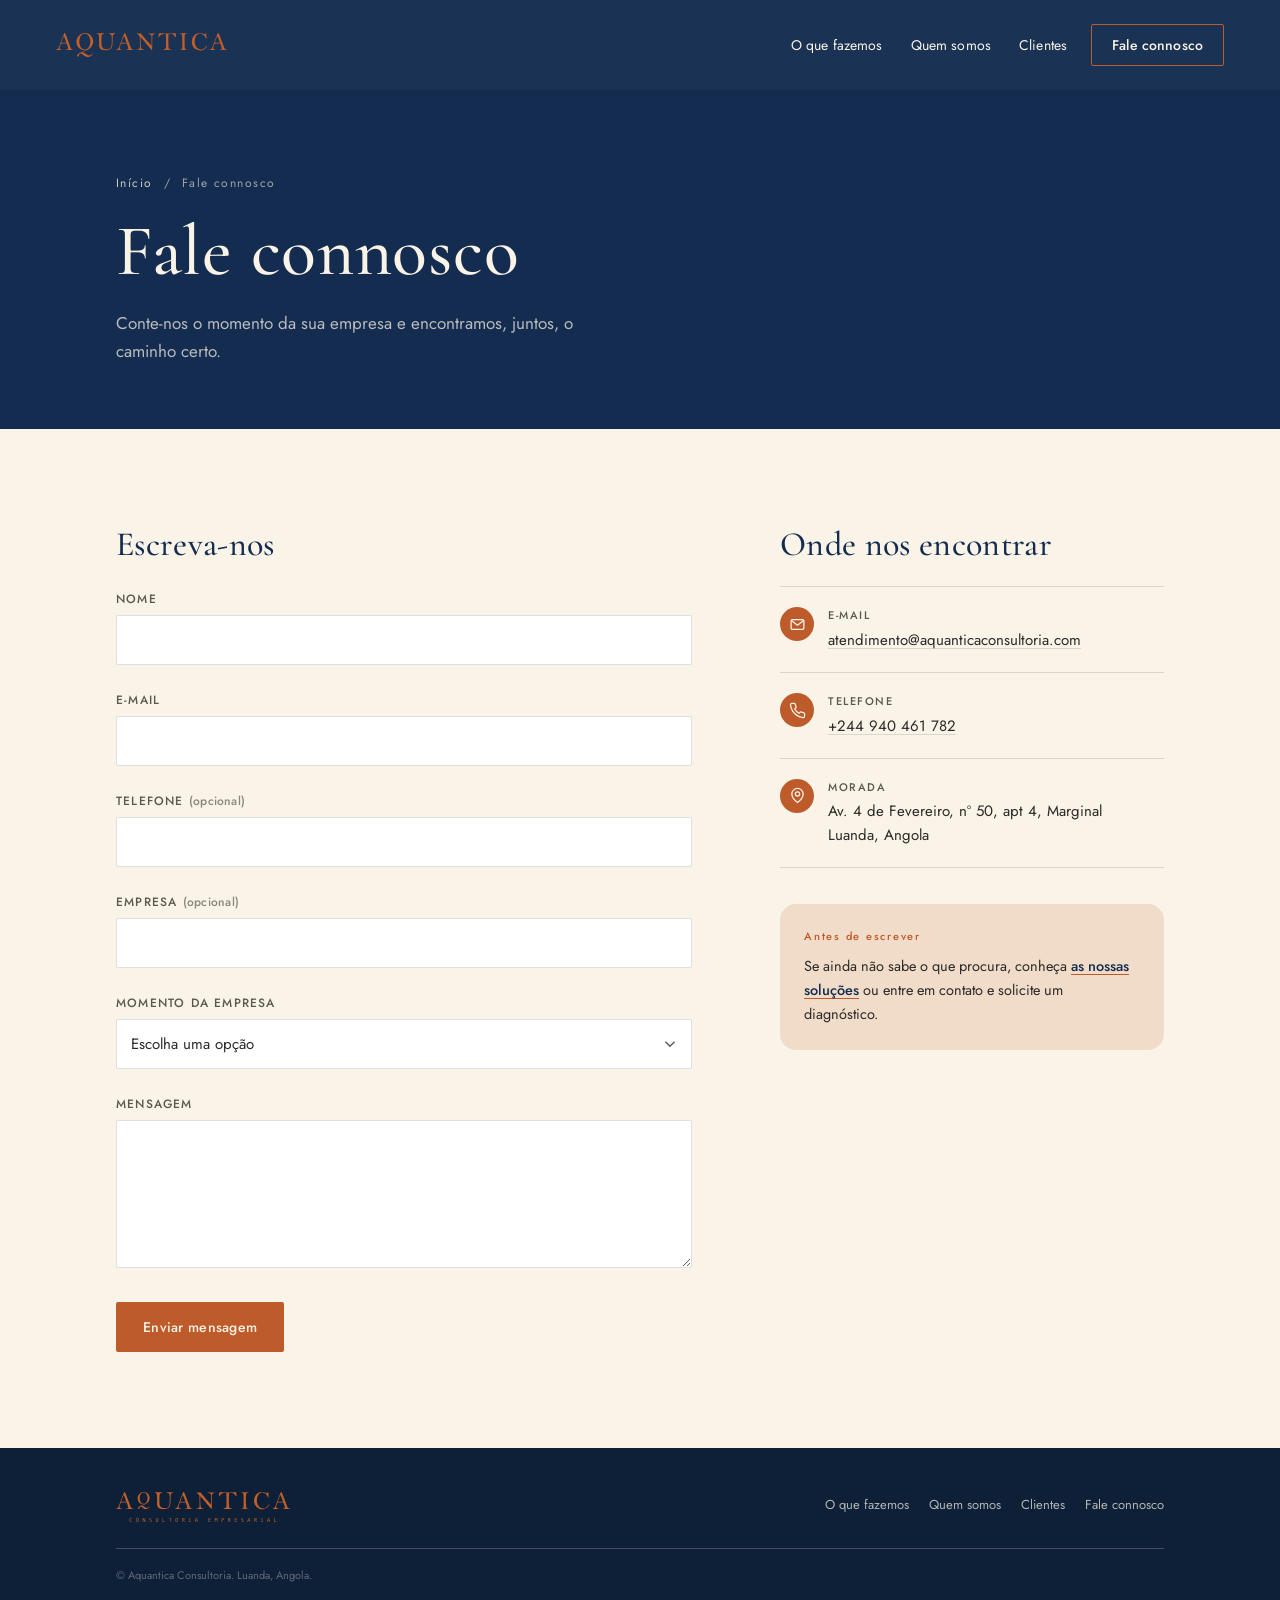
<file: fale-connosco/index.html>
<!DOCTYPE html>
<html lang="pt">
<head>
<meta charset="UTF-8">
<meta name="viewport" content="width=device-width, initial-scale=1.0">
<title>Fale connosco — Aquantica Consultoria Empresarial</title>
<meta name="description" content="Conte-nos o momento da sua empresa. E-mail, telefone e morada da Aquantica Consultoria em Luanda.">
<link rel="stylesheet" href="/css/styles.css">
<link rel="stylesheet" href="/css/fale-connosco.css">
<script src="/js/menu.js" defer></script>
</head>
<body>

<div class="frame">

  <!-- NAV -->
  <nav class="nav" id="nav" aria-label="Navegação principal">
    <a class="word-mark" href="/"><img src="/images/logo-aquantica.svg" alt="Aquantica"></a>
    <button class="burger" id="burgerBtn" type="button" aria-label="Abrir menu" aria-expanded="false" aria-controls="menuPanel">
      <i></i><i></i><i></i>
    </button>
    <div class="menu-panel" id="menuPanel">
      <ul>
        <li><a href="/o-que-fazemos">O que fazemos</a></li>
        <li><a href="/quem-somos">Quem somos</a></li>
        <li><a href="/clientes">Clientes</a></li>
      </ul>
      <div class="menu-cta-wrap">
        <a class="btn btn-outline-light menu-cta" href="/fale-connosco" aria-current="page">Fale connosco</a>
      </div>
    </div>
  </nav>

  <main>

    <!-- HERO DA PÁGINA -->
    <header class="ct-hero">
      <div class="ct-wrap">
        <span class="crumb"><a href="/">Início</a> &nbsp;/&nbsp; Fale connosco</span>
        <h1>Fale connosco</h1>
        <p class="ct-hero-lead">Conte-nos o momento da sua empresa e encontramos, juntos, o caminho certo.</p>
      </div>
    </header>

    <!-- FORMULÁRIO + DADOS -->
    <section class="ct-sec">
      <div class="ct-wrap ct-grid">

        <!-- TODO antes de publicar: definir o destino do formulário.
             O mailto: abaixo é provisório — abre o cliente de e-mail do
             visitante em vez de enviar pelo site. Ver pendências no CLAUDE.md. -->
        <form class="ct-form" method="post" enctype="text/plain"
              action="mailto:atendimento@aquanticaconsultoria.com">
          <h2 class="ct-h2">Escreva-nos</h2>

          <div class="ct-field">
            <label for="nome">Nome</label>
            <input type="text" id="nome" name="nome" autocomplete="name" required>
          </div>

          <div class="ct-field">
            <label for="email">E-mail</label>
            <input type="email" id="email" name="email" autocomplete="email" required>
          </div>

          <div class="ct-field">
            <label for="telefone">Telefone <span class="opt">(opcional)</span></label>
            <input type="tel" id="telefone" name="telefone" autocomplete="tel">
          </div>

          <div class="ct-field">
            <label for="empresa">Empresa <span class="opt">(opcional)</span></label>
            <input type="text" id="empresa" name="empresa" autocomplete="organization">
          </div>

          <div class="ct-field">
            <label for="momento">Momento da empresa</label>
            <select id="momento" name="momento">
              <option value="">Escolha uma opção</option>
              <option>Novo negócio, ainda por abrir</option>
              <option>Empresa em funcionamento</option>
              <option>Empresa em expansão</option>
              <option>Outro</option>
            </select>
          </div>

          <div class="ct-field">
            <label for="mensagem">Mensagem</label>
            <textarea id="mensagem" name="mensagem" rows="5" required></textarea>
          </div>

          <button class="btn btn-primary" type="submit">Enviar mensagem</button>
        </form>

        <aside class="ct-details">
          <h2 class="ct-h2">Onde nos encontrar</h2>

          <ul class="ct-list">
            <li>
              <span class="ic" aria-hidden="true"><svg viewBox="0 0 24 24"><rect x="3" y="5" width="18" height="14" rx="2"/><path d="m3.5 6.5 8.5 6.5 8.5-6.5"/></svg></span>
              <span>
                <span class="lbl">E-mail</span>
                <a class="contact-link" href="mailto:atendimento@aquanticaconsultoria.com">atendimento@aquanticaconsultoria.com</a>
              </span>
            </li>
            <li>
              <span class="ic" aria-hidden="true"><svg viewBox="0 0 24 24"><path d="M22 16.92v3a2 2 0 0 1-2.18 2 19.8 19.8 0 0 1-8.63-3.07 19.5 19.5 0 0 1-6-6A19.8 19.8 0 0 1 2.12 4.2 2 2 0 0 1 4.11 2h3a2 2 0 0 1 2 1.72c.13.96.36 1.9.7 2.81a2 2 0 0 1-.45 2.11L8.09 9.91a16 16 0 0 0 6 6l1.27-1.27a2 2 0 0 1 2.11-.45c.91.34 1.85.57 2.81.7A2 2 0 0 1 22 16.92Z"/></svg></span>
              <span>
                <span class="lbl">Telefone</span>
                <a class="contact-link" href="tel:+244940461782">+244 940 461 782</a>
              </span>
            </li>
            <li>
              <span class="ic" aria-hidden="true"><svg viewBox="0 0 24 24"><path d="M20 10c0 6-8 12-8 12s-8-6-8-12a8 8 0 0 1 16 0Z"/><circle cx="12" cy="10" r="3"/></svg></span>
              <span>
                <span class="lbl">Morada</span>
                Av. 4 de Fevereiro, nº 50, apt 4, Marginal<br>Luanda, Angola
              </span>
            </li>
          </ul>

          <div class="ct-note">
            <span class="kicker">Antes de escrever</span>
            <p>Se ainda não sabe o que procura, conheça <a class="text-link-inline" href="/o-que-fazemos">as nossas soluções</a> ou entre em contato e solicite um diagnóstico.</p>
          </div>
        </aside>

      </div>
    </section>

  </main>

  <!-- FOOTER -->
  <footer>
    <div class="footer-inner">
    <div>
    <div class="word-mark"><img src="/images/logo-aquantica-with-text.svg" alt="Aquantica — Consultoria empresarial"></div>
    </div>
    <ul>
      <li><a href="/o-que-fazemos">O que fazemos</a></li>
      <li><a href="/quem-somos">Quem somos</a></li>
      <li><a href="/clientes">Clientes</a></li>
      <li><a href="/fale-connosco">Fale connosco</a></li>
    </ul>
    </div>
    <div class="fine">© Aquantica Consultoria. Luanda, Angola.</div>
  </footer>

</div>


</body>
</html>
</file>
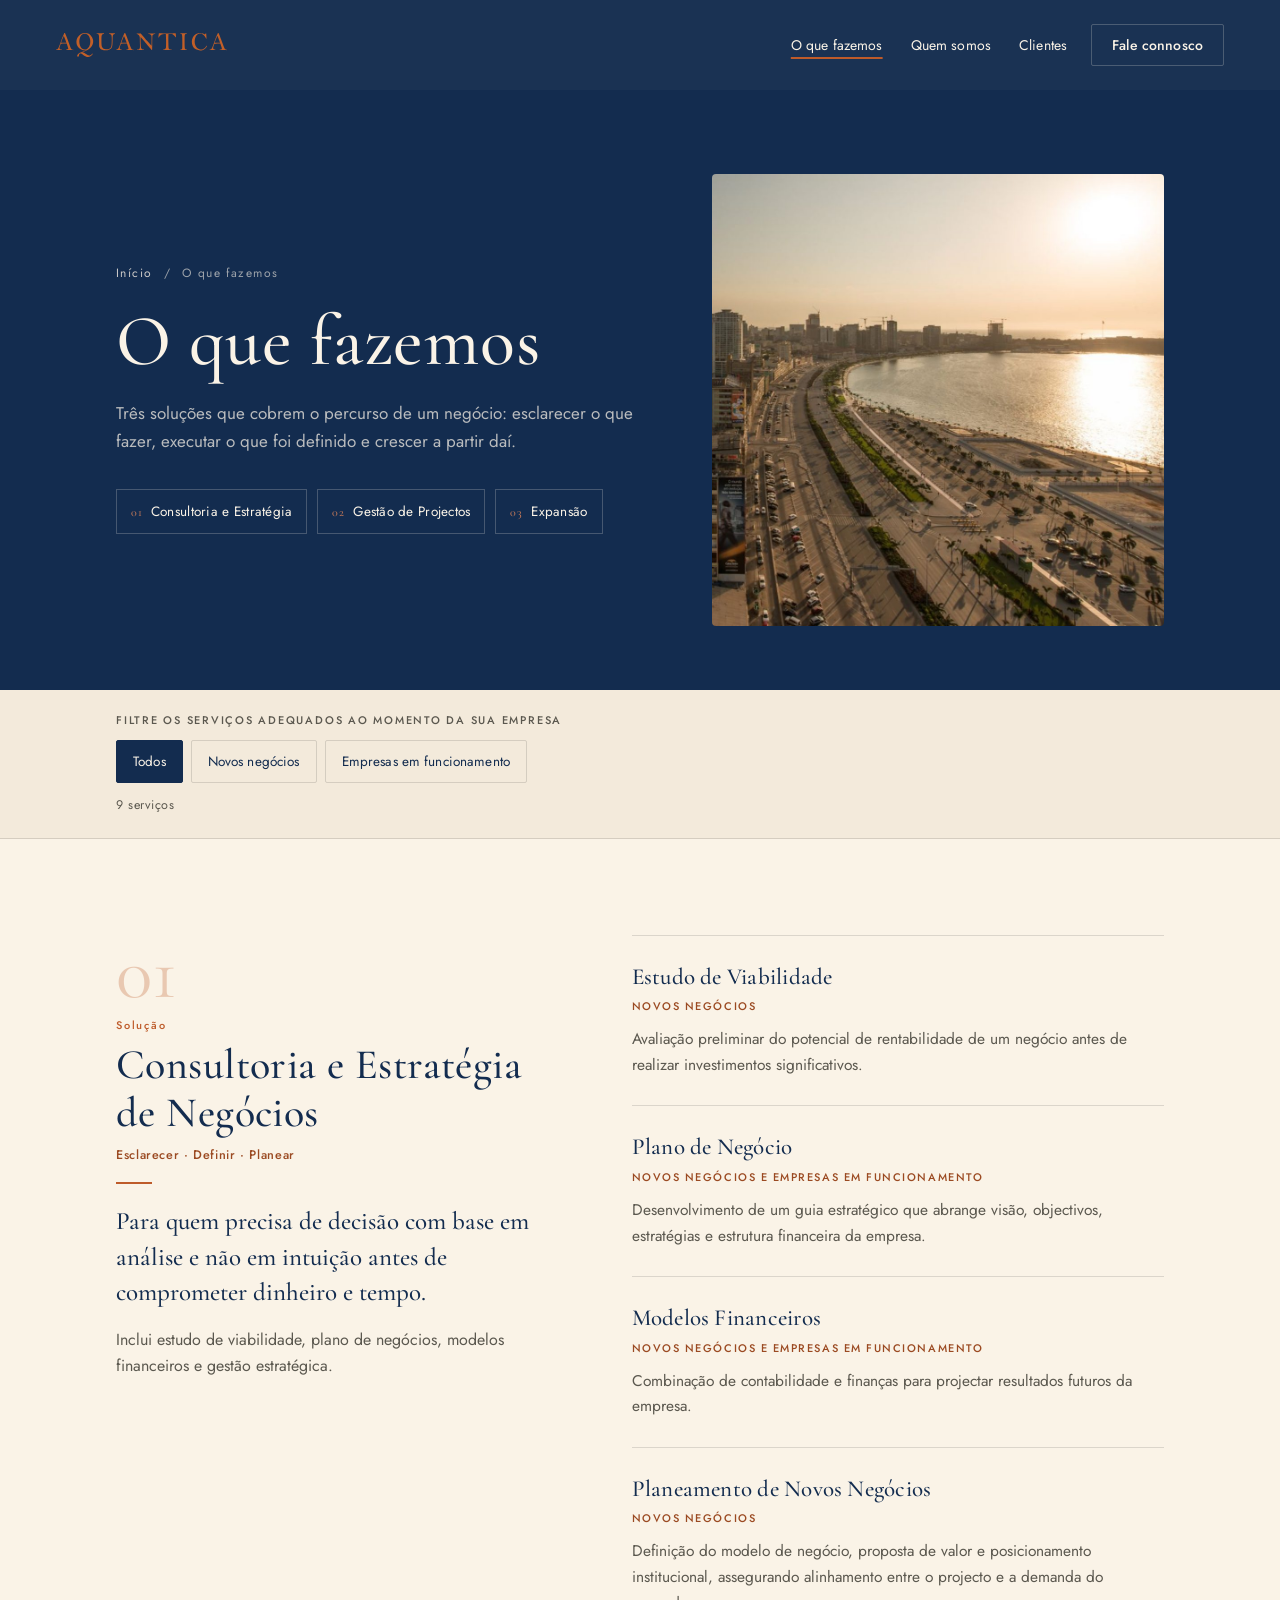
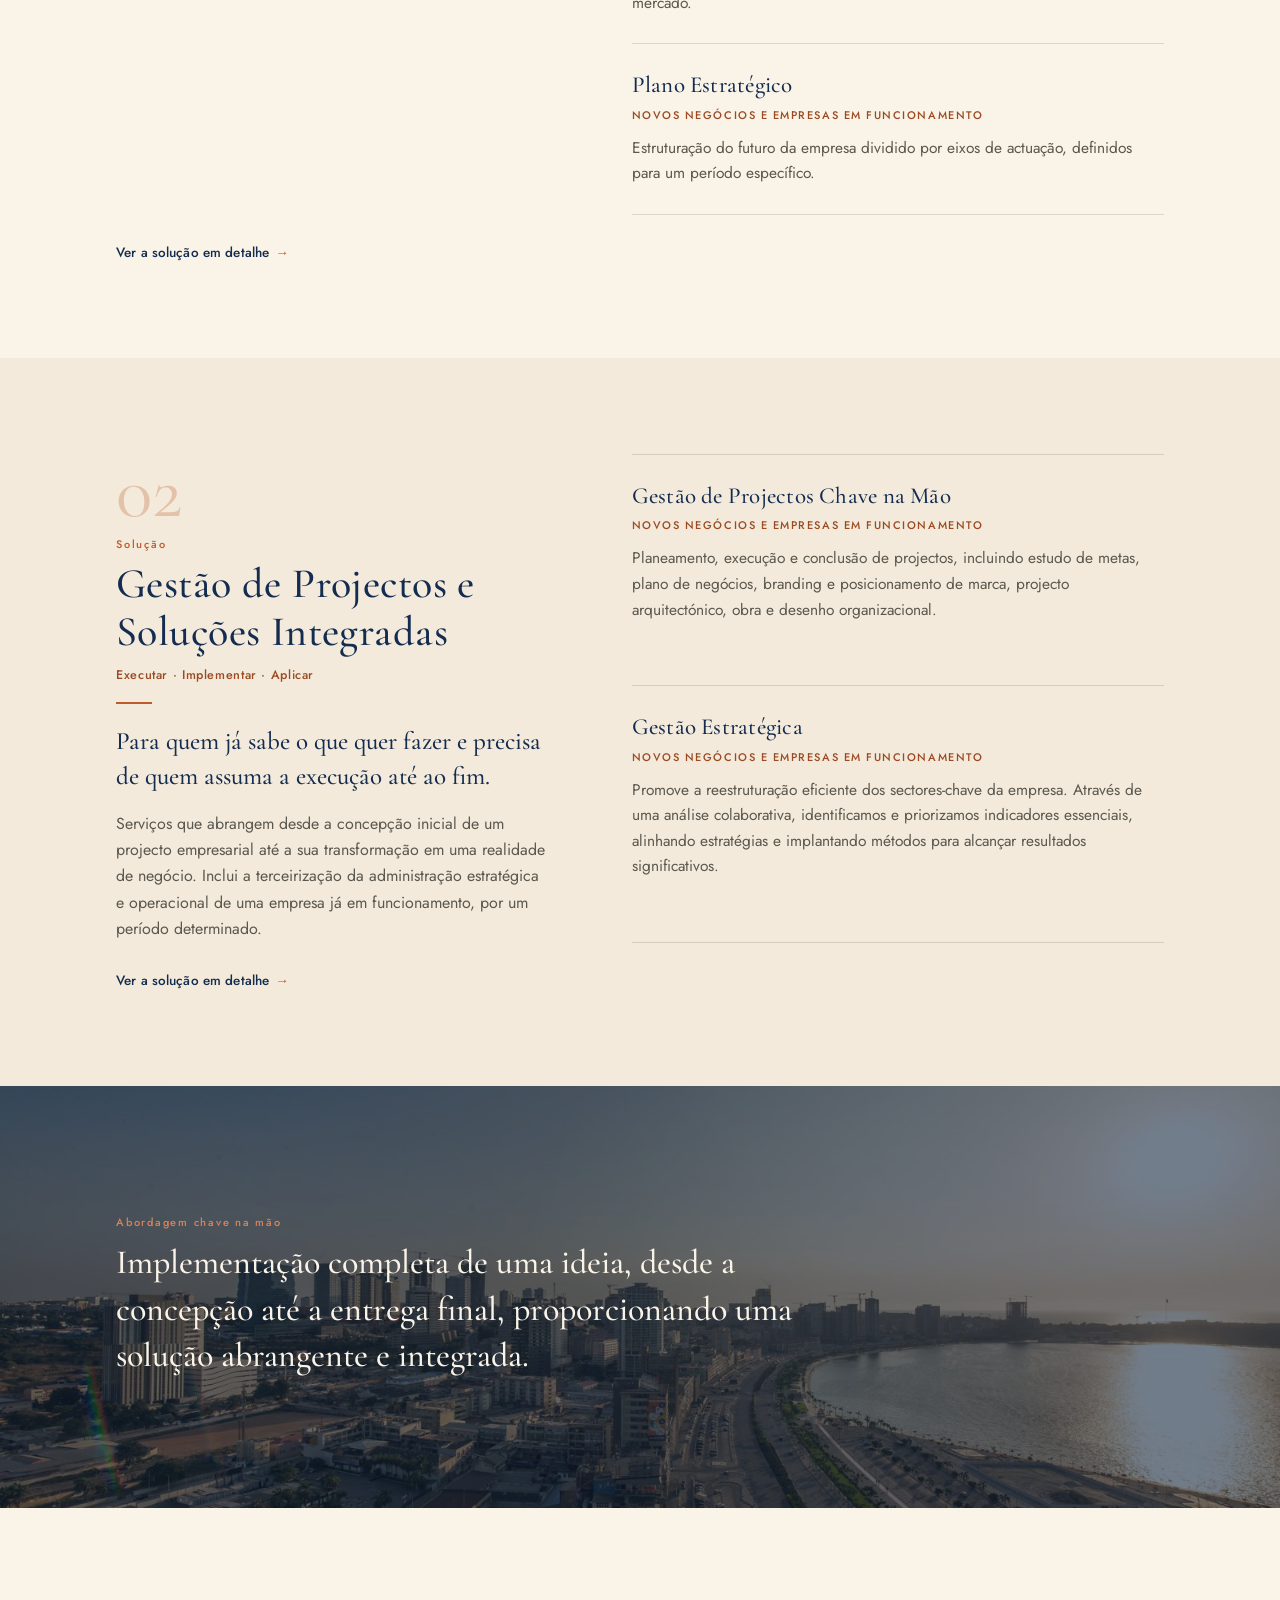
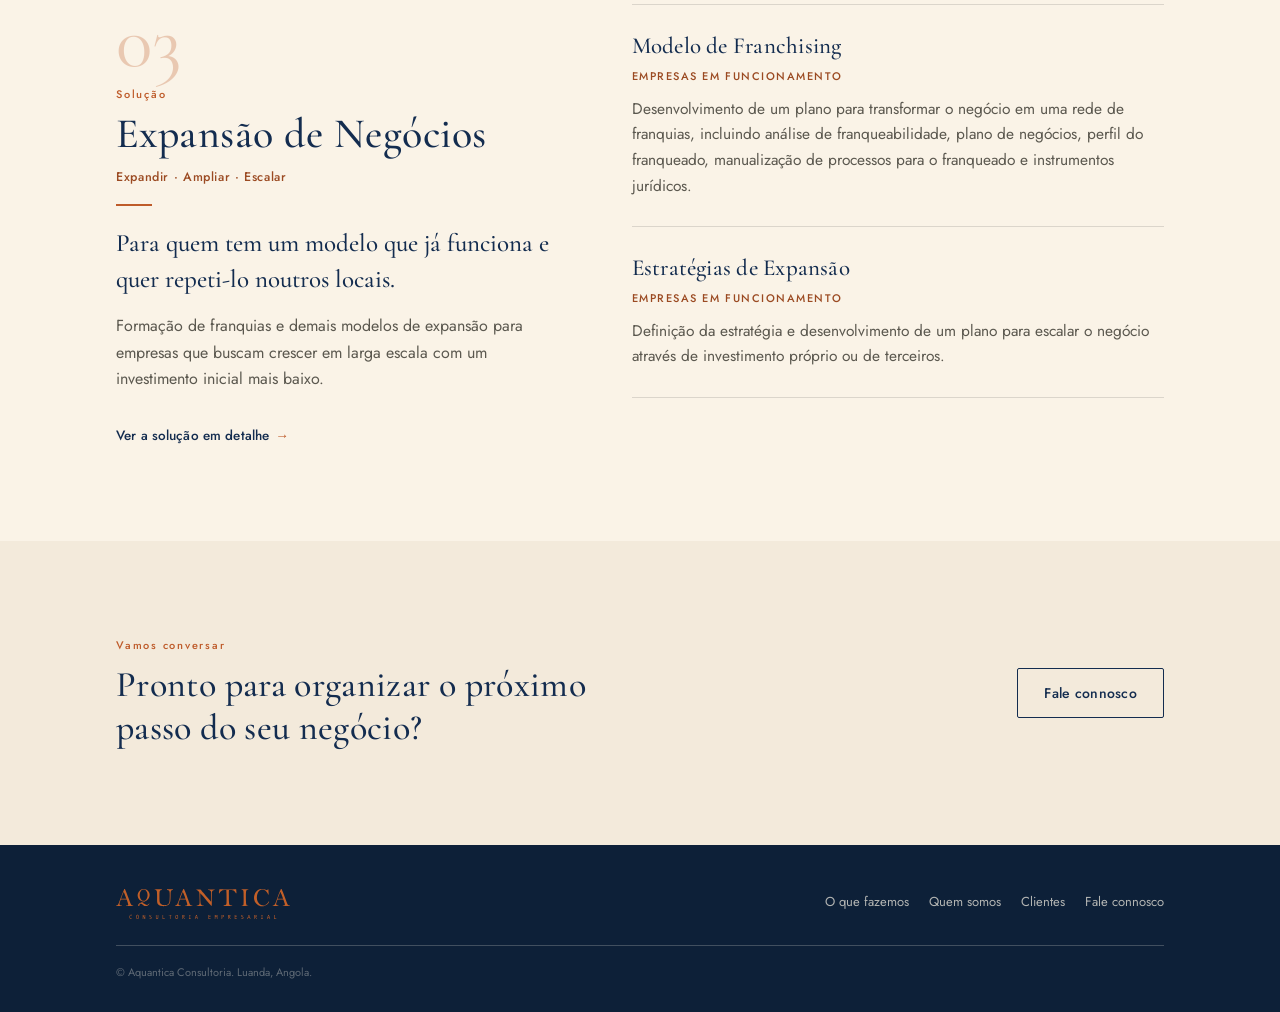
<file: o-que-fazemos/index.html>
<!DOCTYPE html>
<html lang="pt">
<head>
<meta charset="UTF-8">
<meta name="viewport" content="width=device-width, initial-scale=1.0">
<title>O que fazemos — Aquantica Consultoria Empresarial</title>
<meta name="description" content="Três soluções para estruturar o seu negócio: consultoria e estratégia, gestão de projectos e soluções integradas, e expansão de negócios.">
<link rel="stylesheet" href="/css/styles.css">
<link rel="stylesheet" href="/css/o-que-fazemos.css">
<script src="/js/menu.js" defer></script>
<script src="/js/filtro-servicos.js" defer></script>
</head>
<body>

<div class="frame">

  <!-- NAV -->
  <nav class="nav" id="nav" aria-label="Navegação principal">
    <a class="word-mark" href="/"><img src="/images/logo-aquantica.svg" alt="Aquantica"></a>
    <button class="burger" id="burgerBtn" type="button" aria-label="Abrir menu" aria-expanded="false" aria-controls="menuPanel">
      <i></i><i></i><i></i>
    </button>
    <div class="menu-panel" id="menuPanel">
      <ul>
        <li><a href="/o-que-fazemos" aria-current="page">O que fazemos</a></li>
        <li><a href="/quem-somos">Quem somos</a></li>
        <li><a href="/clientes">Clientes</a></li>
      </ul>
      <div class="menu-cta-wrap">
        <a class="btn btn-outline-light menu-cta" href="/fale-connosco">Fale connosco</a>
      </div>
    </div>
  </nav>

  <main>

    <!-- HERO DA PÁGINA -->
    <header class="of-hero">
      <div class="of-wrap of-hero-inner">
        <div class="of-hero-text">
          <span class="crumb"><a href="/">Início</a> &nbsp;/&nbsp; O que fazemos</span>
          <h1>O que fazemos</h1>
          <p class="of-hero-lead">Três soluções que cobrem o percurso de um negócio: esclarecer o que fazer, executar o que foi definido e crescer a partir daí.</p>
          <nav class="of-anchors" aria-label="Nesta página">
            <a href="#consultoria-e-estrategia"><span class="n">01</span> Consultoria e Estratégia</a>
            <a href="#gestao-de-projectos"><span class="n">02</span> Gestão de Projectos</a>
            <a href="#expansao"><span class="n">03</span> Expansão</a>
          </nav>
        </div>
        <div class="of-hero-photo">
          <img src="/images/hero-luanda-entardecer.jpg" alt="A baía de Luanda e a marginal ao entardecer, vistas do alto">
        </div>
      </div>
    </header>

    <!-- FILTRO POR MOMENTO DA EMPRESA (escondido sem JavaScript) -->
    <section class="of-filtro" data-filtro aria-label="Filtrar serviços">
      <div class="of-wrap of-filtro-inner">
        <span class="of-filtro-label" id="filtro-label">Filtre os serviços adequados ao momento da sua empresa</span>
        <div class="of-filtro-botoes" role="group" aria-labelledby="filtro-label">
          <button type="button" data-momento="todos" aria-pressed="true">Todos</button>
          <button type="button" data-momento="novo" aria-pressed="false">Novos negócios</button>
          <button type="button" data-momento="funcionamento" aria-pressed="false">Empresas em funcionamento</button>
        </div>
        <p class="of-filtro-aviso" data-filtro-aviso role="status"></p>
      </div>
    </section>

    <!-- SOLUÇÃO 01 -->
    <section class="of-sec of-sec--cream" id="consultoria-e-estrategia">
      <div class="of-wrap of-solution">
        <header class="of-solution-head">
          <span class="num" aria-hidden="true">01</span>
          <span class="kicker">Solução</span>
          <h2 class="of-h2">Consultoria e Estratégia de Negócios</h2>
          <div class="of-verbs">Esclarecer · Definir · Planear</div>
          <div class="rule"></div>
          <p class="of-need">Para quem precisa de decisão com base em análise e não em intuição antes de comprometer dinheiro e tempo.</p>
          <p class="of-desc">Inclui estudo de viabilidade, plano de negócios, modelos financeiros e gestão estratégica.</p>
        </header>

        <ol class="of-services">
          <li data-momento="novo">
            <h3>Estudo de Viabilidade</h3>
            <span class="apply">Novos negócios</span>
            <p>Avaliação preliminar do potencial de rentabilidade de um negócio antes de realizar investimentos significativos.</p>
          </li>
          <li data-momento="novo funcionamento">
            <h3>Plano de Negócio</h3>
            <span class="apply">Novos negócios e empresas em funcionamento</span>
            <p>Desenvolvimento de um guia estratégico que abrange visão, objectivos, estratégias e estrutura financeira da empresa.</p>
          </li>
          <li data-momento="novo funcionamento">
            <h3>Modelos Financeiros</h3>
            <span class="apply">Novos negócios e empresas em funcionamento</span>
            <p>Combinação de contabilidade e finanças para projectar resultados futuros da empresa.</p>
          </li>
          <li data-momento="novo">
            <h3>Planeamento de Novos Negócios</h3>
            <span class="apply">Novos negócios</span>
            <p>Definição do modelo de negócio, proposta de valor e posicionamento institucional, assegurando alinhamento entre o projecto e a demanda do mercado.</p>
          </li>
          <li data-momento="novo funcionamento">
            <h3>Plano Estratégico</h3>
            <span class="apply">Novos negócios e empresas em funcionamento</span>
            <p>Estruturação do futuro da empresa dividido por eixos de actuação, definidos para um período específico.</p>
          </li>
        </ol>

        <a class="text-link on-cream" href="/o-que-fazemos/consultoria-e-estrategia">Ver a solução em detalhe <span class="arrow">→</span></a>
      </div>
    </section>

    <!-- SOLUÇÃO 02 -->
    <section class="of-sec of-sec--cream2" id="gestao-de-projectos">
      <div class="of-wrap of-solution">
        <header class="of-solution-head">
          <span class="num" aria-hidden="true">02</span>
          <span class="kicker">Solução</span>
          <h2 class="of-h2">Gestão de Projectos e Soluções Integradas</h2>
          <div class="of-verbs">Executar · Implementar · Aplicar</div>
          <div class="rule"></div>
          <p class="of-need">Para quem já sabe o que quer fazer e precisa de quem assuma a execução até ao fim.</p>
          <p class="of-desc">Serviços que abrangem desde a concepção inicial de um projecto empresarial até a sua transformação em uma realidade de negócio. Inclui a terceirização da administração estratégica e operacional de uma empresa já em funcionamento, por um período determinado.</p>
        </header>

        <ol class="of-services">
          <li data-momento="novo funcionamento">
            <h3>Gestão de Projectos Chave na Mão</h3>
            <span class="apply">Novos negócios e empresas em funcionamento</span>
            <p>Planeamento, execução e conclusão de projectos, incluindo estudo de metas, plano de negócios, branding e posicionamento de marca, projecto arquitectónico, obra e desenho organizacional.</p>
          </li>
          <li data-momento="novo funcionamento">
            <h3>Gestão Estratégica</h3>
            <span class="apply">Novos negócios e empresas em funcionamento</span>
            <p>Promove a reestruturação eficiente dos sectores-chave da empresa. Através de uma análise colaborativa, identificamos e priorizamos indicadores essenciais, alinhando estratégias e implantando métodos para alcançar resultados significativos.</p>
          </li>
        </ol>

        <a class="text-link on-cream" href="/o-que-fazemos/gestao-de-projectos">Ver a solução em detalhe <span class="arrow">→</span></a>
      </div>
    </section>

    <!-- FAIXA: CHAVE NA MÃO -->
    <section class="of-band" style="background-image:url('/images/band-luanda-entardecer.jpg');">
      <div class="of-wrap">
        <span class="kicker">Abordagem chave na mão</span>
        <p class="of-band-text">Implementação completa de uma ideia, desde a concepção até a entrega final, proporcionando uma solução abrangente e integrada.</p>
      </div>
    </section>

    <!-- SOLUÇÃO 03 -->
    <section class="of-sec of-sec--cream" id="expansao">
      <div class="of-wrap of-solution">
        <header class="of-solution-head">
          <span class="num" aria-hidden="true">03</span>
          <span class="kicker">Solução</span>
          <h2 class="of-h2">Expansão de Negócios</h2>
          <div class="of-verbs">Expandir · Ampliar · Escalar</div>
          <div class="rule"></div>
          <p class="of-need">Para quem tem um modelo que já funciona e quer repeti-lo noutros locais.</p>
          <p class="of-desc">Formação de franquias e demais modelos de expansão para empresas que buscam crescer em larga escala com um investimento inicial mais baixo. </p>
        </header>

        <ol class="of-services">
          <li data-momento="funcionamento">
            <h3>Modelo de Franchising</h3>
            <span class="apply">Empresas em funcionamento</span>
            <p>Desenvolvimento de um plano para transformar o negócio em uma rede de franquias, incluindo análise de franqueabilidade, plano de negócios, perfil do franqueado, manualização de processos para o franqueado e instrumentos jurídicos.</p>
          </li>
          <li data-momento="funcionamento">
            <h3>Estratégias de Expansão</h3>
            <span class="apply">Empresas em funcionamento</span>
            <p>Definição da estratégia e desenvolvimento de um plano para escalar o negócio através de investimento próprio ou de terceiros.</p>
          </li>
        </ol>

        <a class="text-link on-cream" href="/o-que-fazemos/expansao">Ver a solução em detalhe <span class="arrow">→</span></a>
      </div>
    </section>

    <!-- CTA -->
    <section class="of-sec of-sec--cream2 of-cta">
      <div class="of-wrap">
        <div>
          <span class="kicker">Vamos conversar</span>
          <h2>Pronto para organizar o próximo passo do seu negócio?</h2>
        </div>
        <a class="btn btn-outline-dark" href="/fale-connosco">Fale connosco</a>
      </div>
    </section>

  </main>

  <!-- FOOTER -->
  <footer>
    <div class="footer-inner">
    <div>
    <div class="word-mark"><img src="/images/logo-aquantica-with-text.svg" alt="Aquantica — Consultoria empresarial"></div>
    </div>
    <ul>
      <li><a href="/o-que-fazemos">O que fazemos</a></li>
      <li><a href="/quem-somos">Quem somos</a></li>
      <li><a href="/clientes">Clientes</a></li>
      <li><a href="/fale-connosco">Fale connosco</a></li>
    </ul>
    </div>
    <div class="fine">© Aquantica Consultoria. Luanda, Angola.</div>
  </footer>

</div>


</body>
</html>
</file>
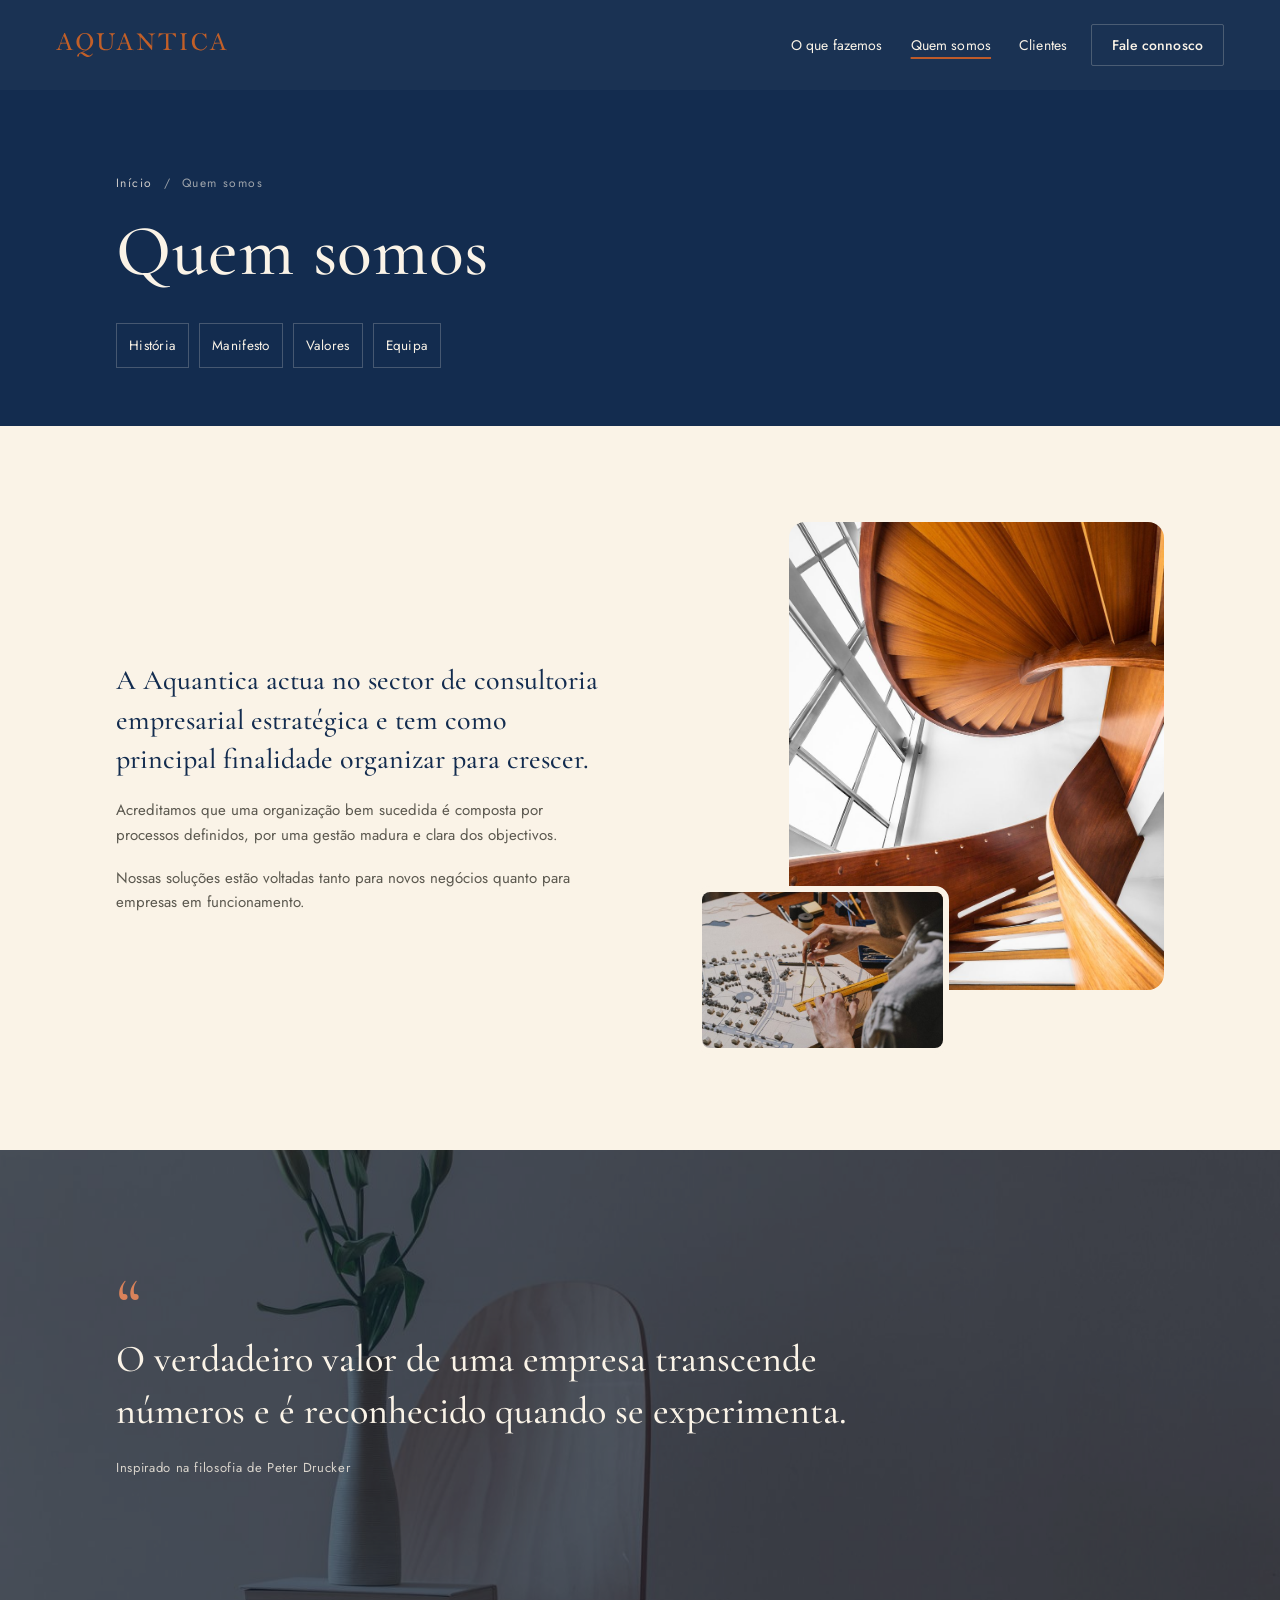
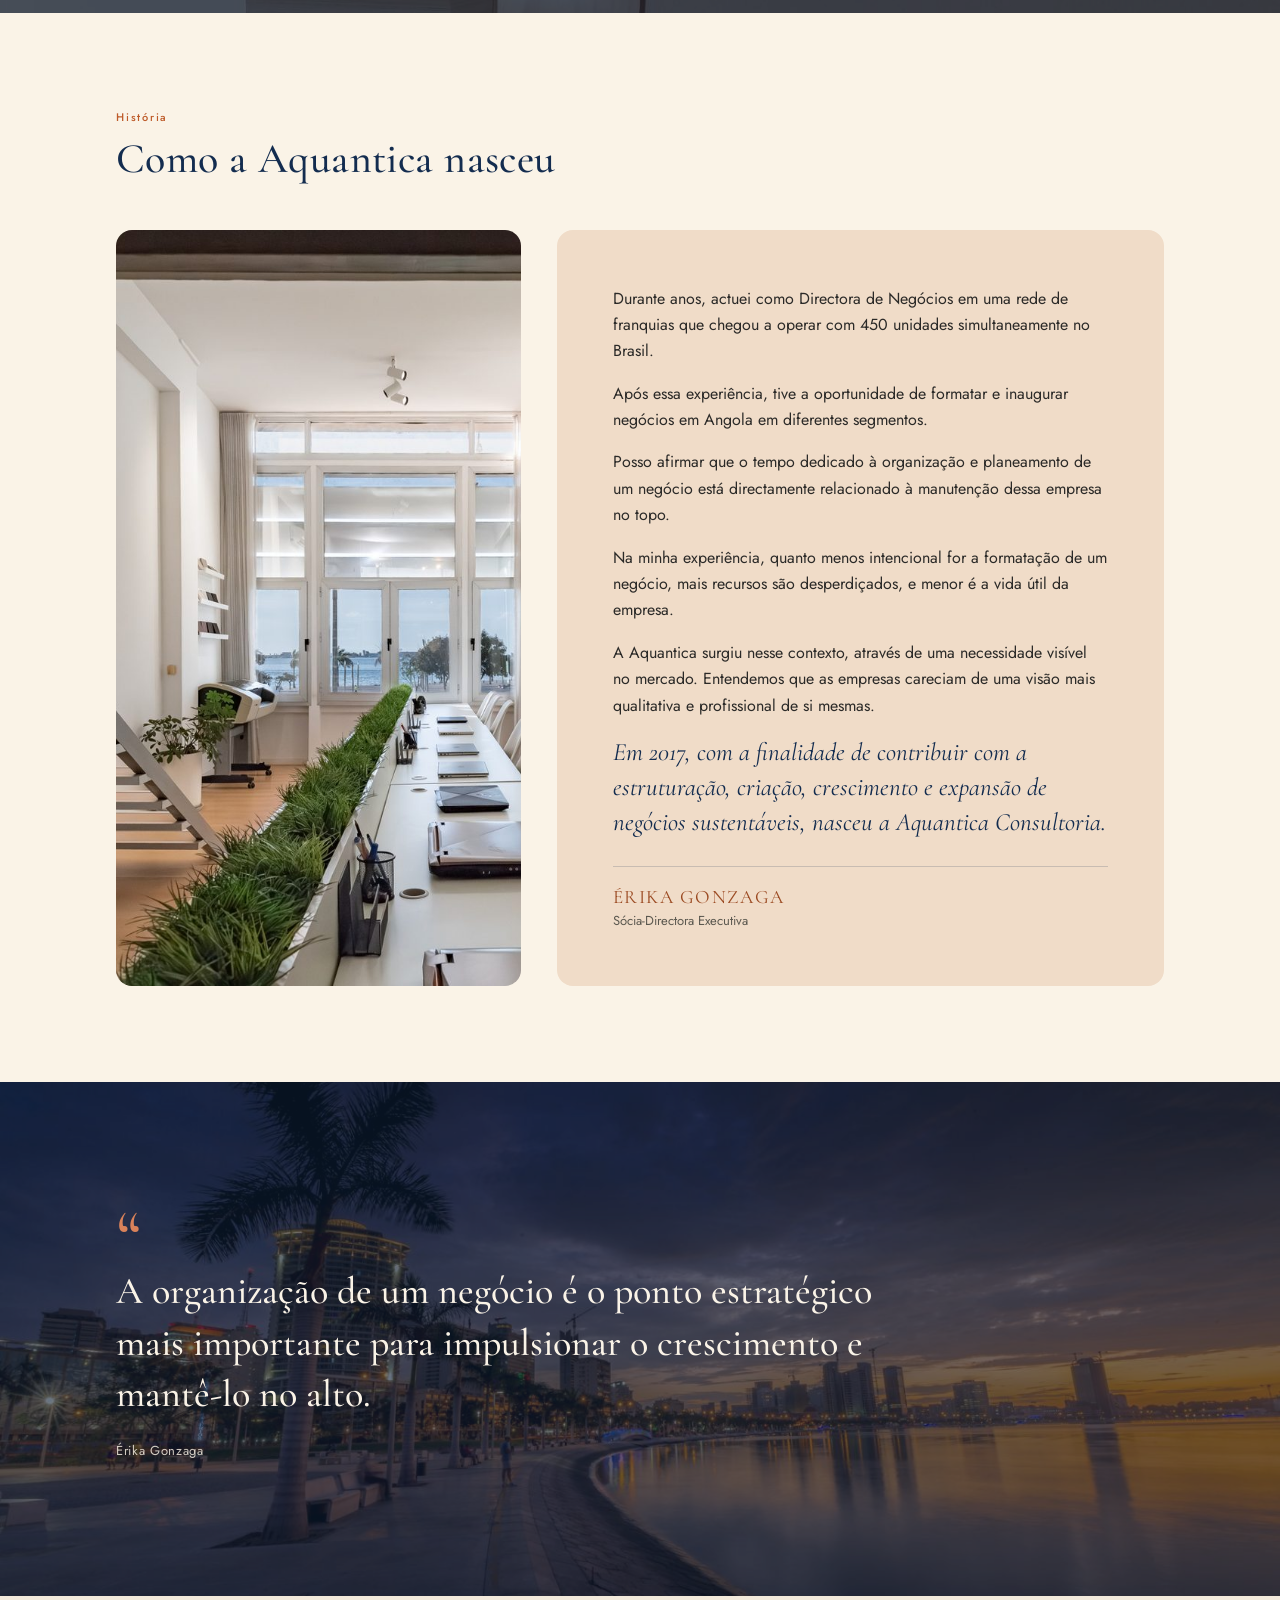
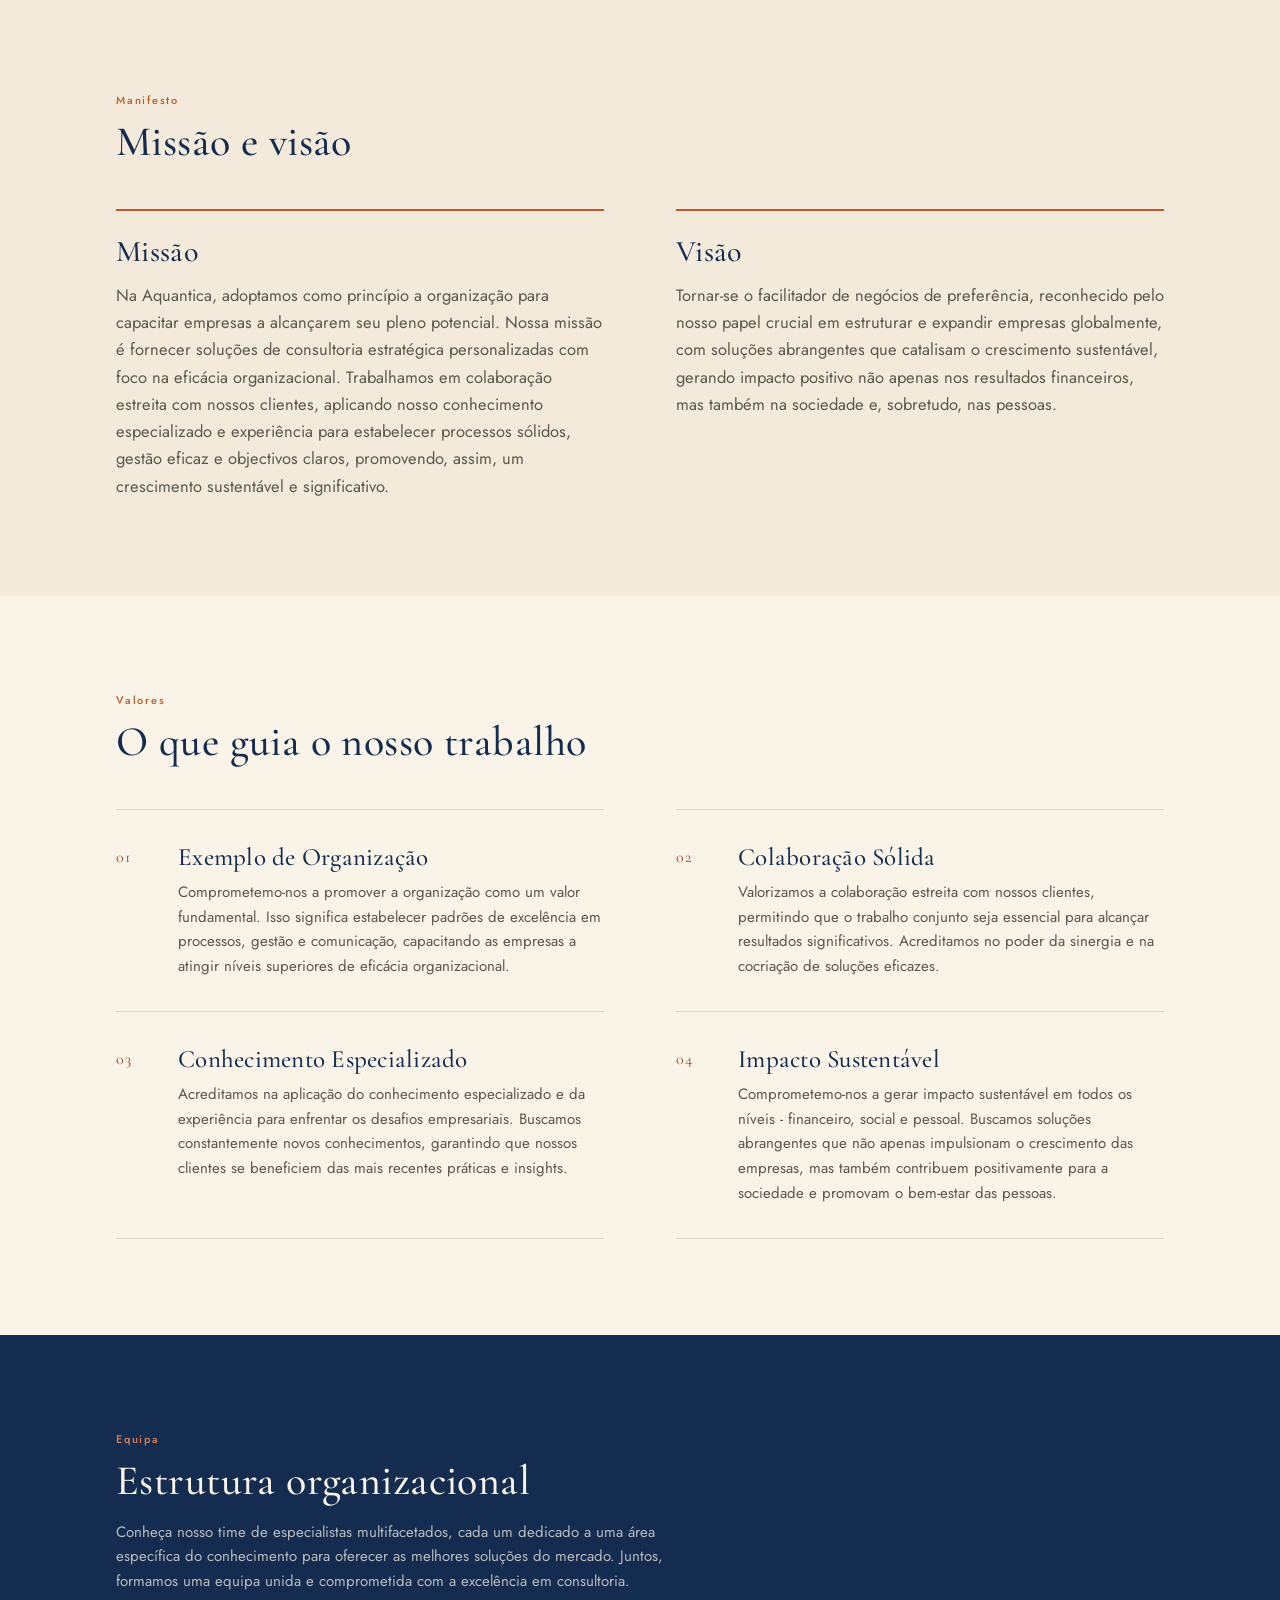
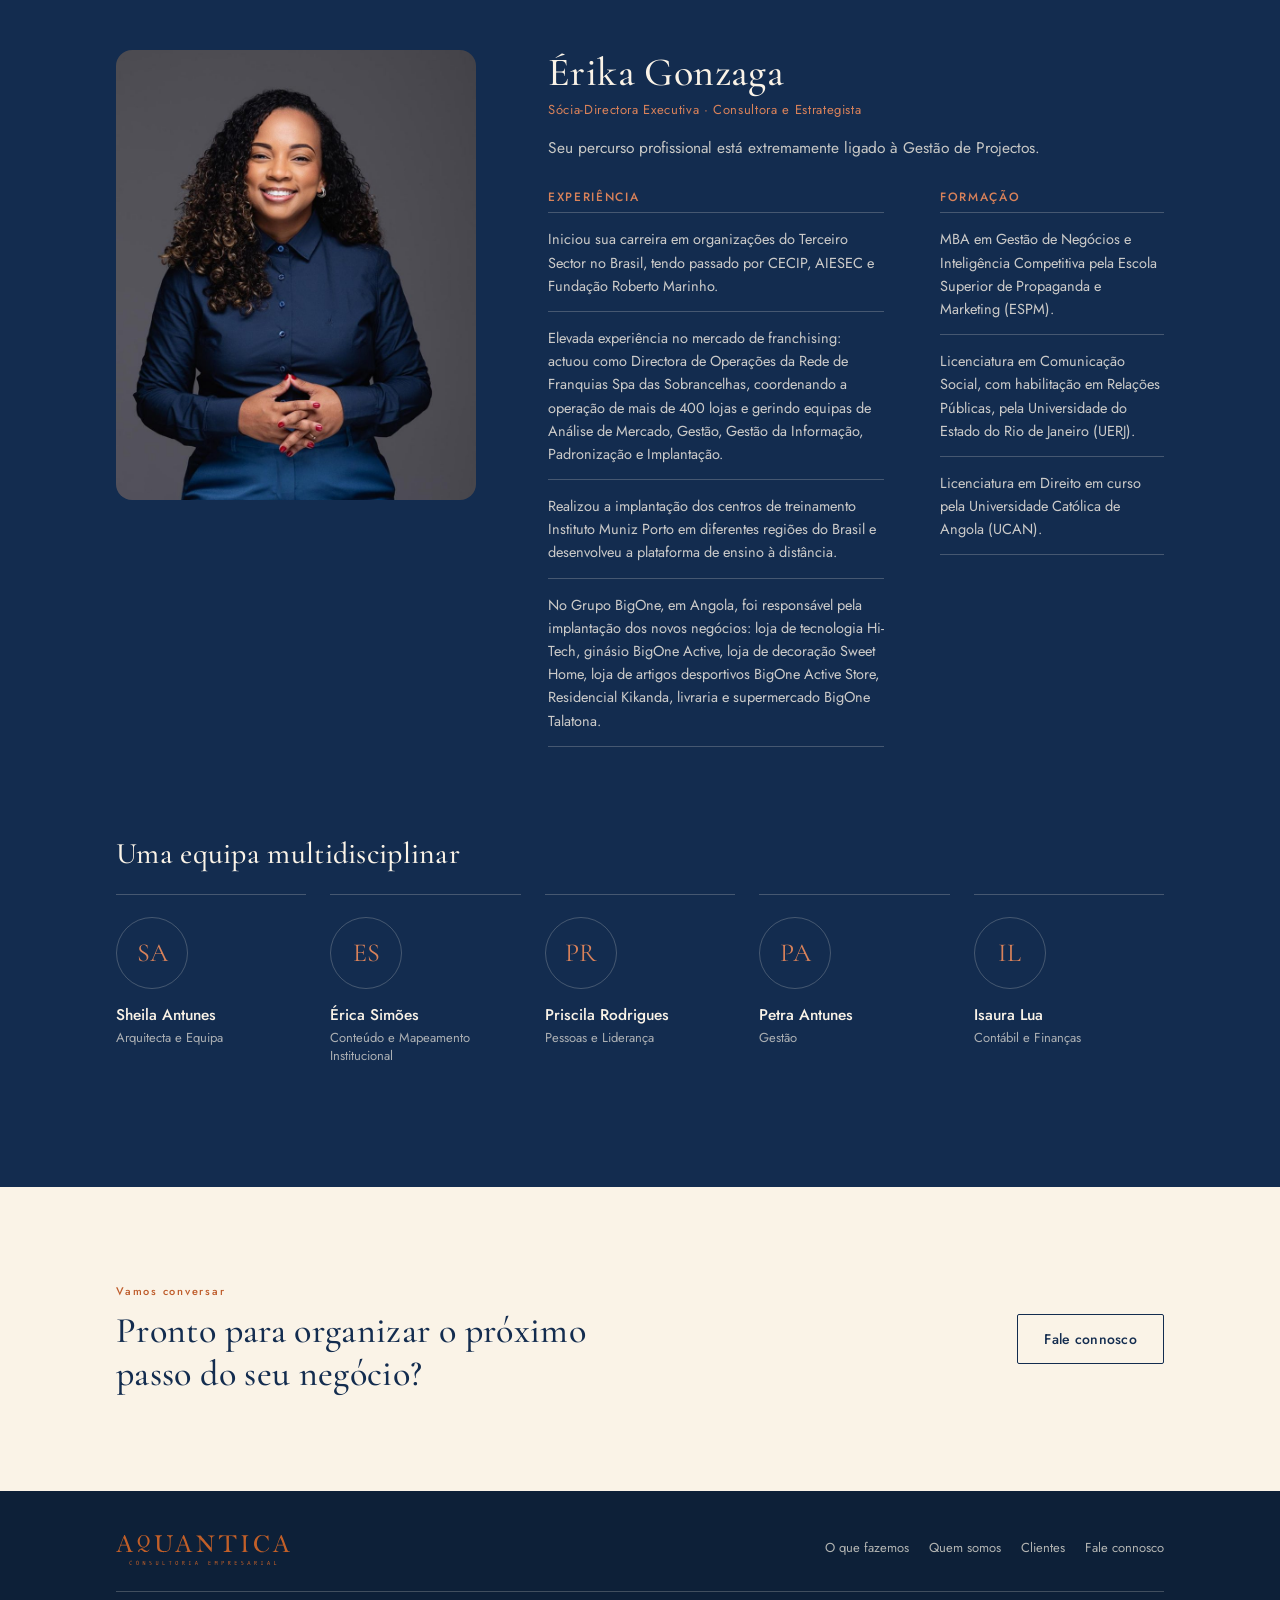
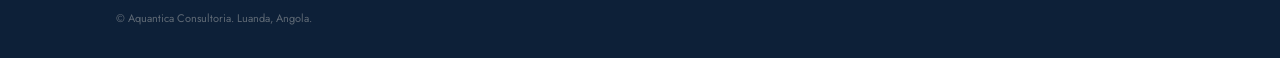
<file: quem-somos/index.html>
<!DOCTYPE html>
<html lang="pt">
<head>
<meta charset="UTF-8">
<meta name="viewport" content="width=device-width, initial-scale=1.0">
<title>Quem somos — Aquantica Consultoria Empresarial</title>
<meta name="description" content="A Aquantica actua na consultoria empresarial estratégica. Conheça a nossa história, a missão, a visão, os valores e a equipa.">
<link rel="stylesheet" href="/css/styles.css">
<link rel="stylesheet" href="/css/quem-somos.css">
<script src="/js/menu.js" defer></script>
</head>
<body>

<div class="frame">

  <!-- NAV -->
  <nav class="nav" id="nav" aria-label="Navegação principal">
    <a class="word-mark" href="/"><img src="/images/logo-aquantica.svg" alt="Aquantica"></a>
    <button class="burger" id="burgerBtn" type="button" aria-label="Abrir menu" aria-expanded="false" aria-controls="menuPanel">
      <i></i><i></i><i></i>
    </button>
    <div class="menu-panel" id="menuPanel">
      <ul>
        <li><a href="/o-que-fazemos">O que fazemos</a></li>
        <li><a href="/quem-somos" aria-current="page">Quem somos</a></li>
        <li><a href="/clientes">Clientes</a></li>
      </ul>
      <div class="menu-cta-wrap">
        <a class="btn btn-outline-light menu-cta" href="/fale-connosco">Fale connosco</a>
      </div>
    </div>
  </nav>

  <main>

    <!-- HERO DA PÁGINA -->
    <header class="qs-hero">
      <div class="qs-wrap">
        <span class="crumb"><a href="/">Início</a> &nbsp;/&nbsp; Quem somos</span>
        <h1>Quem somos</h1>
        <nav class="qs-anchors" aria-label="Nesta página">
          <a href="#historia">História</a>
          <a href="#manifesto">Manifesto</a>
          <a href="#valores">Valores</a>
          <a href="#equipa">Equipa</a>
        </nav>
      </div>
    </header>

    <!-- INTRODUÇÃO -->
    <section class="qs-sec qs-sec--cream">
      <div class="qs-wrap qs-intro">
        <div>
          <p class="lead-p">A Aquantica actua no sector de consultoria empresarial estratégica e tem como principal finalidade organizar para crescer.</p>
          <p>Acreditamos que uma organização bem sucedida é composta por processos definidos, por uma gestão madura e clara dos objectivos.</p>
          <p>Nossas soluções estão voltadas tanto para novos negócios quanto para empresas em funcionamento.</p>
        </div>
        <div class="qs-duo">
          <img class="big" src="/images/escada.jpg" alt="">
          <img class="small" src="/images/mesa-projecto.jpg" alt="">
        </div>
      </div>
    </section>

    <!-- CITAÇÃO 1 -->
    <section class="qs-band" style="background-image:url('/images/band-cadeira.jpg');">
      <div class="qs-wrap">
        <span class="qmark" aria-hidden="true">“</span>
        <blockquote>O verdadeiro valor de uma empresa transcende números e é reconhecido quando se experimenta.</blockquote>
        <cite>Inspirado na filosofia de Peter Drucker</cite>
      </div>
    </section>

    <!-- HISTÓRIA -->
    <section class="qs-sec qs-sec--cream" id="historia">
      <div class="qs-wrap">
        <span class="kicker">História</span>
        <h2 class="qs-h2">Como a Aquantica nasceu</h2>

        <div class="qs-hist">
          <figure>
            <img src="/images/escritorio.jpg" alt="Escritório com mesa de trabalho comprida e janelas amplas">
          </figure>
          <div class="panel">
            <p>Durante anos, actuei como Directora de Negócios em uma rede de franquias que chegou a operar com 450 unidades simultaneamente no Brasil.</p>
            <p>Após essa experiência, tive a oportunidade de formatar e inaugurar negócios em Angola em diferentes segmentos.</p>
            <p>Posso afirmar que o tempo dedicado à organização e planeamento de um negócio está directamente relacionado à manutenção dessa empresa no topo.</p>
            <p>Na minha experiência, quanto menos intencional for a formatação de um negócio, mais recursos são desperdiçados, e menor é a vida útil da empresa.</p>
            <p>A Aquantica surgiu nesse contexto, através de uma necessidade visível no mercado. Entendemos que as empresas careciam de uma visão mais qualitativa e profissional de si mesmas.</p>
            <p class="closing">Em 2017, com a finalidade de contribuir com a estruturação, criação, crescimento e expansão de negócios sustentáveis, nasceu a Aquantica Consultoria.</p>
            <div class="qs-sign">
              <span class="name">ÉRIKA GONZAGA</span>
              <span class="role">Sócia-Directora Executiva</span>
            </div>
          </div>
        </div>
      </div>
    </section>

    <!-- CITAÇÃO 2 -->
    <section class="qs-band" style="background-image:url('/images/band-luanda-marginal.jpg');">
      <div class="qs-wrap">
        <span class="qmark" aria-hidden="true">“</span>
        <blockquote>A organização de um negócio é o ponto estratégico mais importante para impulsionar o crescimento e mantê-lo no alto.</blockquote>
        <cite>Érika Gonzaga</cite>
      </div>
    </section>

    <!-- MANIFESTO -->
    <section class="qs-sec qs-sec--cream2" id="manifesto">
      <div class="qs-wrap">
        <span class="kicker">Manifesto</span>
        <h2 class="qs-h2">Missão e visão</h2>
        <div class="qs-mv">
          <article>
            <h3>Missão</h3>
            <p>Na Aquantica, adoptamos como princípio a organização para capacitar empresas a alcançarem seu pleno potencial. Nossa missão é fornecer soluções de consultoria estratégica personalizadas com foco na eficácia organizacional. Trabalhamos em colaboração estreita com nossos clientes, aplicando nosso conhecimento especializado e experiência para estabelecer processos sólidos, gestão eficaz e objectivos claros, promovendo, assim, um crescimento sustentável e significativo.</p>
          </article>
          <article>
            <h3>Visão</h3>
            <p>Tornar-se o facilitador de negócios de preferência, reconhecido pelo nosso papel crucial em estruturar e expandir empresas globalmente, com soluções abrangentes que catalisam o crescimento sustentável, gerando impacto positivo não apenas nos resultados financeiros, mas também na sociedade e, sobretudo, nas pessoas.</p>
          </article>
        </div>
      </div>
    </section>

    <!-- VALORES -->
    <section class="qs-sec qs-sec--cream" id="valores">
      <div class="qs-wrap">
        <span class="kicker">Valores</span>
        <h2 class="qs-h2">O que guia o nosso trabalho</h2>
        <ol class="qs-values">
          <li>
            <span class="n">01</span>
            <div>
              <h3>Exemplo de Organização</h3>
              <p>Comprometemo-nos a promover a organização como um valor fundamental. Isso significa estabelecer padrões de excelência em processos, gestão e comunicação, capacitando as empresas a atingir níveis superiores de eficácia organizacional.</p>
            </div>
          </li>
          <li>
            <span class="n">02</span>
            <div>
              <h3>Colaboração Sólida</h3>
              <p>Valorizamos a colaboração estreita com nossos clientes, permitindo que o trabalho conjunto seja essencial para alcançar resultados significativos. Acreditamos no poder da sinergia e na cocriação de soluções eficazes.</p>
            </div>
          </li>
          <li>
            <span class="n">03</span>
            <div>
              <h3>Conhecimento Especializado</h3>
              <p>Acreditamos na aplicação do conhecimento especializado e da experiência para enfrentar os desafios empresariais. Buscamos constantemente novos conhecimentos, garantindo que nossos clientes se beneficiem das mais recentes práticas e insights.</p>
            </div>
          </li>
          <li>
            <span class="n">04</span>
            <div>
              <h3>Impacto Sustentável</h3>
              <p>Comprometemo-nos a gerar impacto sustentável em todos os níveis - financeiro, social e pessoal. Buscamos soluções abrangentes que não apenas impulsionam o crescimento das empresas, mas também contribuem positivamente para a sociedade e promovam o bem-estar das pessoas.</p>
            </div>
          </li>
        </ol>
      </div>
    </section>

    <!-- EQUIPA -->
    <section class="qs-sec qs-sec--navy" id="equipa">
      <div class="qs-wrap">
        <span class="kicker">Equipa</span>
        <h2 class="qs-h2">Estrutura organizacional</h2>
        <p class="qs-team-intro">Conheça nosso time de especialistas multifacetados, cada um dedicado a uma área específica do conhecimento para oferecer as melhores soluções do mercado. Juntos, formamos uma equipa unida e comprometida com a excelência em consultoria.</p>

        <!-- Érika -->
        <div class="qs-lead">
          <img class="photo" src="/images/erika-gonzaga.jpg" alt="Érika Gonzaga, sócia-directora executiva da Aquantica">
          <div>
            <h3>Érika Gonzaga</h3>
            <span class="role">Sócia-Directora Executiva · Consultora e Estrategista</span>
            <p class="summary">Seu percurso profissional está extremamente ligado à Gestão de Projectos.</p>

            <div class="qs-cols">
              <div>
                <h4>Experiência</h4>
                <ul>
                  <li>Iniciou sua carreira em organizações do Terceiro Sector no Brasil, tendo passado por CECIP, AIESEC e Fundação Roberto Marinho.</li>
                  <li>Elevada experiência no mercado de franchising: actuou como Directora de Operações da Rede de Franquias Spa das Sobrancelhas, coordenando a operação de mais de 400 lojas e gerindo equipas de Análise de Mercado, Gestão, Gestão da Informação, Padronização e Implantação.</li>
                  <li>Realizou a implantação dos centros de treinamento Instituto Muniz Porto em diferentes regiões do Brasil e desenvolveu a plataforma de ensino à distância.</li>
                  <li>No Grupo BigOne, em Angola, foi responsável pela implantação dos novos negócios: loja de tecnologia Hi-Tech, ginásio BigOne Active, loja de decoração Sweet Home, loja de artigos desportivos BigOne Active Store, Residencial Kikanda, livraria e supermercado BigOne Talatona.</li>
                </ul>
              </div>
              <div>
                <h4>Formação</h4>
                <ul>
                  <li>MBA em Gestão de Negócios e Inteligência Competitiva pela Escola Superior de Propaganda e Marketing (ESPM).</li>
                  <li>Licenciatura em Comunicação Social, com habilitação em Relações Públicas, pela Universidade do Estado do Rio de Janeiro (UERJ).</li>
                  <li>Licenciatura em Direito em curso pela Universidade Católica de Angola (UCAN).</li>
                </ul>
              </div>
            </div>
          </div>
        </div>

        <!-- Restante equipa -->
        <h3 class="qs-team-title">Uma equipa multidisciplinar</h3>
        <ul class="qs-team">
          <li>
            <span class="mono" aria-hidden="true">SA</span>
            <div><span class="name">Sheila Antunes</span><span class="area">Arquitecta e Equipa</span></div>
          </li>
          <li>
            <span class="mono" aria-hidden="true">ES</span>
            <div><span class="name">Érica Simões</span><span class="area">Conteúdo e Mapeamento Institucional</span></div>
          </li>
          <li>
            <span class="mono" aria-hidden="true">PR</span>
            <div><span class="name">Priscila Rodrigues</span><span class="area">Pessoas e Liderança</span></div>
          </li>
          <li>
            <span class="mono" aria-hidden="true">PA</span>
            <div><span class="name">Petra Antunes</span><span class="area">Gestão</span></div>
          </li>
          <li>
            <span class="mono" aria-hidden="true">IL</span>
            <div><span class="name">Isaura Lua</span><span class="area">Contábil e Finanças</span></div>
          </li>
        </ul>
      </div>
    </section>

    <!-- CTA -->
    <section class="qs-sec qs-sec--cream qs-cta">
      <div class="qs-wrap">
        <div>
          <span class="kicker">Vamos conversar</span>
          <h2>Pronto para organizar o próximo passo do seu negócio?</h2>
        </div>
        <a class="btn btn-outline-dark" href="/fale-connosco">Fale connosco</a>
      </div>
    </section>

  </main>

  <!-- FOOTER -->
  <footer>
    <div class="footer-inner">
    <div>
    <div class="word-mark"><img src="/images/logo-aquantica-with-text.svg" alt="Aquantica — Consultoria empresarial"></div>
    </div>
    <ul>
      <li><a href="/o-que-fazemos">O que fazemos</a></li>
      <li><a href="/quem-somos">Quem somos</a></li>
      <li><a href="/clientes">Clientes</a></li>
      <li><a href="/fale-connosco">Fale connosco</a></li>
    </ul>
    </div>
    <div class="fine">© Aquantica Consultoria. Luanda, Angola.</div>
  </footer>

</div>


</body>
</html>
</file>
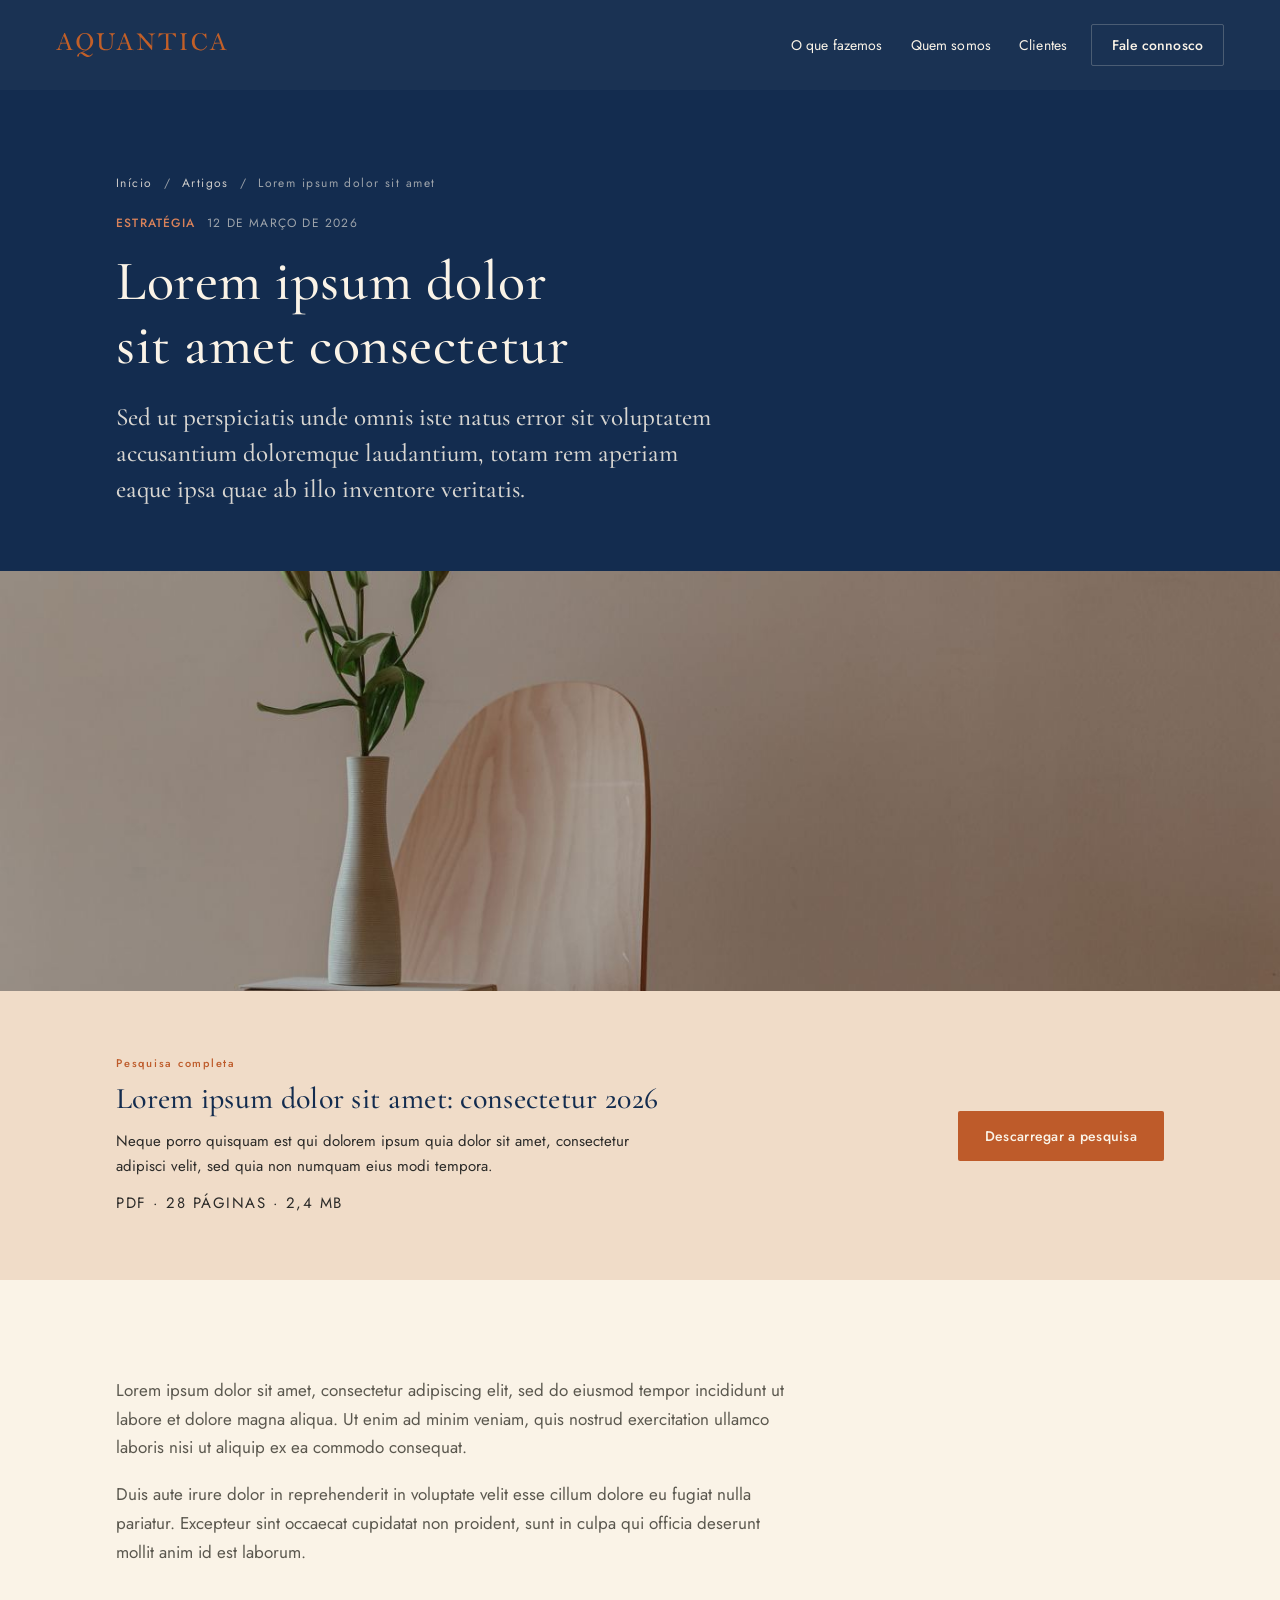
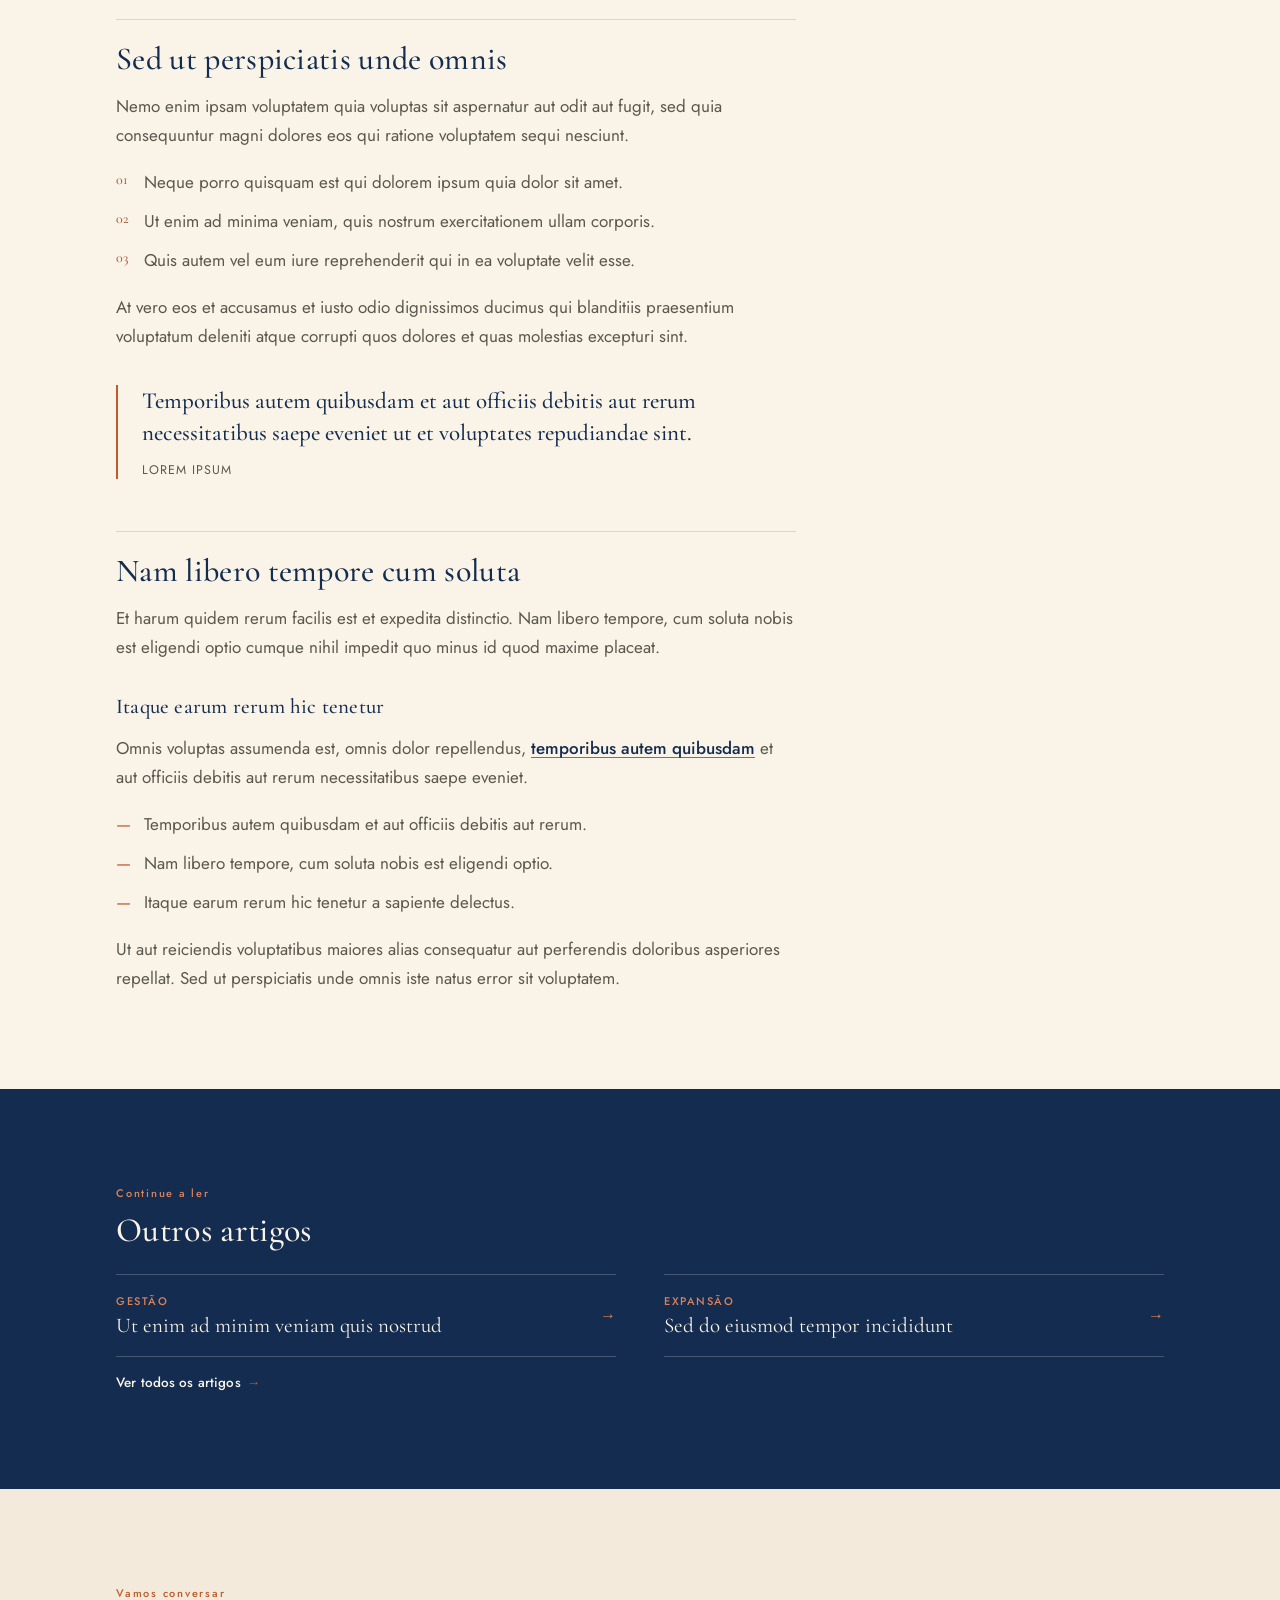
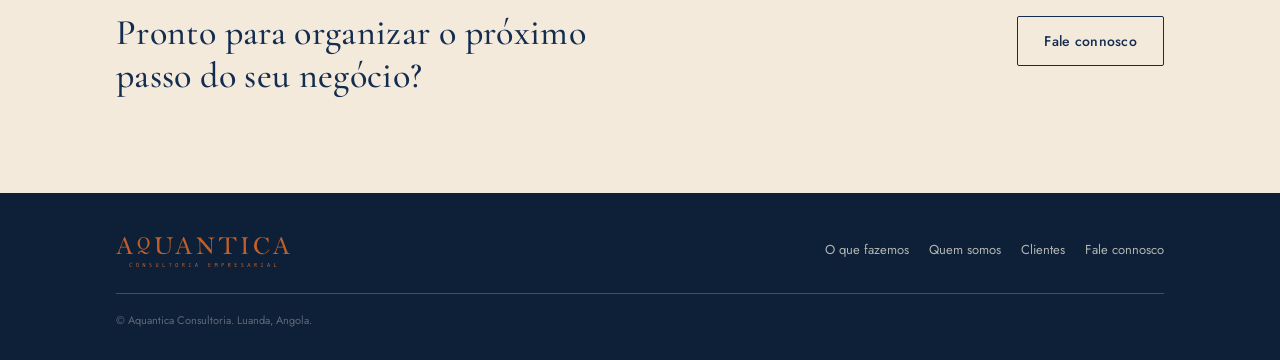
<file: artigos/lorem-ipsum-dolor-sit-amet/index.html>
<!DOCTYPE html>
<html lang="pt">
<head>
<meta charset="UTF-8">
<meta name="viewport" content="width=device-width, initial-scale=1.0">
<!-- ÁREA AINDA NÃO PUBLICADA — ver nota em /artigos/index.html.
     TODO O TEXTO DESTE ARTIGO É LOREM IPSUM e a imagem é um placeholder
     reaproveitado de outra página. Nada disto vai para o ar. -->
<meta name="robots" content="noindex, nofollow">
<title>Lorem ipsum dolor sit amet consectetur — Aquantica Consultoria Empresarial</title>
<meta name="description" content="Lorem ipsum dolor sit amet, consectetur adipiscing elit.">
<link rel="stylesheet" href="/css/styles.css">
<link rel="stylesheet" href="/css/artigos.css">
<script src="/js/menu.js" defer></script>
</head>
<body>

<div class="frame">

  <!-- NAV -->
  <nav class="nav" id="nav" aria-label="Navegação principal">
    <a class="word-mark" href="/"><img src="/images/logo-aquantica.svg" alt="Aquantica"></a>
    <button class="burger" id="burgerBtn" type="button" aria-label="Abrir menu" aria-expanded="false" aria-controls="menuPanel">
      <i></i><i></i><i></i>
    </button>
    <div class="menu-panel" id="menuPanel">
      <ul>
        <li><a href="/o-que-fazemos">O que fazemos</a></li>
        <li><a href="/quem-somos">Quem somos</a></li>
        <li><a href="/clientes">Clientes</a></li>
      </ul>
      <div class="menu-cta-wrap">
        <a class="btn btn-outline-light menu-cta" href="/fale-connosco">Fale connosco</a>
      </div>
    </div>
  </nav>

  <main>

    <!-- CABEÇALHO DO ARTIGO -->
    <header class="ar-hero ar-hero--artigo">
      <div class="ar-wrap">
        <span class="crumb"><a href="/">Início</a> &nbsp;/&nbsp; <a href="/artigos">Artigos</a> &nbsp;/&nbsp; Lorem ipsum dolor sit amet</span>
        <p class="ar-meta ar-meta--hero">
          <span class="ar-cat">Estratégia</span>
          <time datetime="2026-03-12">12 de março de 2026</time>
        </p>
        <h1>Lorem ipsum dolor sit amet consectetur</h1>
        <p class="ar-standfirst">Sed ut perspiciatis unde omnis iste natus error sit voluptatem accusantium doloremque laudantium, totam rem aperiam eaque ipsa quae ab illo inventore veritatis.</p>
      </div>
    </header>

    <!-- IMAGEM DE DESTAQUE (opcional por artigo) -->
    <figure class="ar-figura">
      <img src="/images/band-cadeira.jpg" alt="">
    </figure>

    <!-- CHAMADA PARA O PAPER (só aparece quando o artigo tem pesquisa associada) -->
    <section class="ar-paper">
      <div class="ar-wrap ar-paper-inner">
        <div>
          <span class="kicker">Pesquisa completa</span>
          <h2>Lorem ipsum dolor sit amet: consectetur 2026</h2>
          <p>Neque porro quisquam est qui dolorem ipsum quia dolor sit amet, consectetur adipisci velit, sed quia non numquam eius modi tempora.</p>
          <p class="ar-paper-ficha">PDF · 28 páginas · 2,4 MB</p>
        </div>
        <a class="btn btn-primary" href="/artigos/papers/lorem-ipsum-2026.pdf" download>
          Descarregar a pesquisa
        </a>
      </div>
    </section>

    <!-- CORPO -->
    <section class="ar-sec ar-sec--cream">
      <div class="ar-wrap">
        <div class="ar-body">

          <p>Lorem ipsum dolor sit amet, consectetur adipiscing elit, sed do eiusmod tempor incididunt ut labore et dolore magna aliqua. Ut enim ad minim veniam, quis nostrud exercitation ullamco laboris nisi ut aliquip ex ea commodo consequat.</p>

          <p>Duis aute irure dolor in reprehenderit in voluptate velit esse cillum dolore eu fugiat nulla pariatur. Excepteur sint occaecat cupidatat non proident, sunt in culpa qui officia deserunt mollit anim id est laborum.</p>

          <h2>Sed ut perspiciatis unde omnis</h2>

          <p>Nemo enim ipsam voluptatem quia voluptas sit aspernatur aut odit aut fugit, sed quia consequuntur magni dolores eos qui ratione voluptatem sequi nesciunt.</p>

          <ol>
            <li>Neque porro quisquam est qui dolorem ipsum quia dolor sit amet.</li>
            <li>Ut enim ad minima veniam, quis nostrum exercitationem ullam corporis.</li>
            <li>Quis autem vel eum iure reprehenderit qui in ea voluptate velit esse.</li>
          </ol>

          <p>At vero eos et accusamus et iusto odio dignissimos ducimus qui blanditiis praesentium voluptatum deleniti atque corrupti quos dolores et quas molestias excepturi sint.</p>

          <blockquote>
            <p>Temporibus autem quibusdam et aut officiis debitis aut rerum necessitatibus saepe eveniet ut et voluptates repudiandae sint.</p>
            <cite>Lorem Ipsum</cite>
          </blockquote>

          <h2>Nam libero tempore cum soluta</h2>

          <p>Et harum quidem rerum facilis est et expedita distinctio. Nam libero tempore, cum soluta nobis est eligendi optio cumque nihil impedit quo minus id quod maxime placeat.</p>

          <h3>Itaque earum rerum hic tenetur</h3>

          <p>Omnis voluptas assumenda est, omnis dolor repellendus, <a href="/o-que-fazemos">temporibus autem quibusdam</a> et aut officiis debitis aut rerum necessitatibus saepe eveniet.</p>

          <ul>
            <li>Temporibus autem quibusdam et aut officiis debitis aut rerum.</li>
            <li>Nam libero tempore, cum soluta nobis est eligendi optio.</li>
            <li>Itaque earum rerum hic tenetur a sapiente delectus.</li>
          </ul>

          <p>Ut aut reiciendis voluptatibus maiores alias consequatur aut perferendis doloribus asperiores repellat. Sed ut perspiciatis unde omnis iste natus error sit voluptatem.</p>

        </div>
      </div>
    </section>

    <!-- OUTROS ARTIGOS -->
    <section class="ar-sec ar-sec--navy">
      <div class="ar-wrap">
        <span class="kicker">Continue a ler</span>
        <h2 class="ar-h2">Outros artigos</h2>
        <ul class="ar-outros">
          <li>
            <a href="#">
              <span class="ar-cat">Gestão</span>
              <span class="name">Ut enim ad minim veniam quis nostrud</span>
              <span class="arrow" aria-hidden="true">→</span>
            </a>
          </li>
          <li>
            <a href="#">
              <span class="ar-cat">Expansão</span>
              <span class="name">Sed do eiusmod tempor incididunt</span>
              <span class="arrow" aria-hidden="true">→</span>
            </a>
          </li>
        </ul>
        <a class="text-link on-navy" href="/artigos">Ver todos os artigos <span class="arrow">→</span></a>
      </div>
    </section>

    <!-- CTA -->
    <section class="ar-sec ar-sec--cream2 ar-cta">
      <div class="ar-wrap">
        <div>
          <span class="kicker">Vamos conversar</span>
          <h2>Pronto para organizar o próximo passo do seu negócio?</h2>
        </div>
        <a class="btn btn-outline-dark" href="/fale-connosco">Fale connosco</a>
      </div>
    </section>

  </main>

  <!-- FOOTER -->
  <footer>
    <div class="footer-inner">
    <div>
    <div class="word-mark"><img src="/images/logo-aquantica-with-text.svg" alt="Aquantica — Consultoria empresarial"></div>
    </div>
    <ul>
      <li><a href="/o-que-fazemos">O que fazemos</a></li>
      <li><a href="/quem-somos">Quem somos</a></li>
      <li><a href="/clientes">Clientes</a></li>
      <li><a href="/fale-connosco">Fale connosco</a></li>
    </ul>
    </div>
    <div class="fine">© Aquantica Consultoria. Luanda, Angola.</div>
  </footer>

</div>

</body>
</html>
</file>
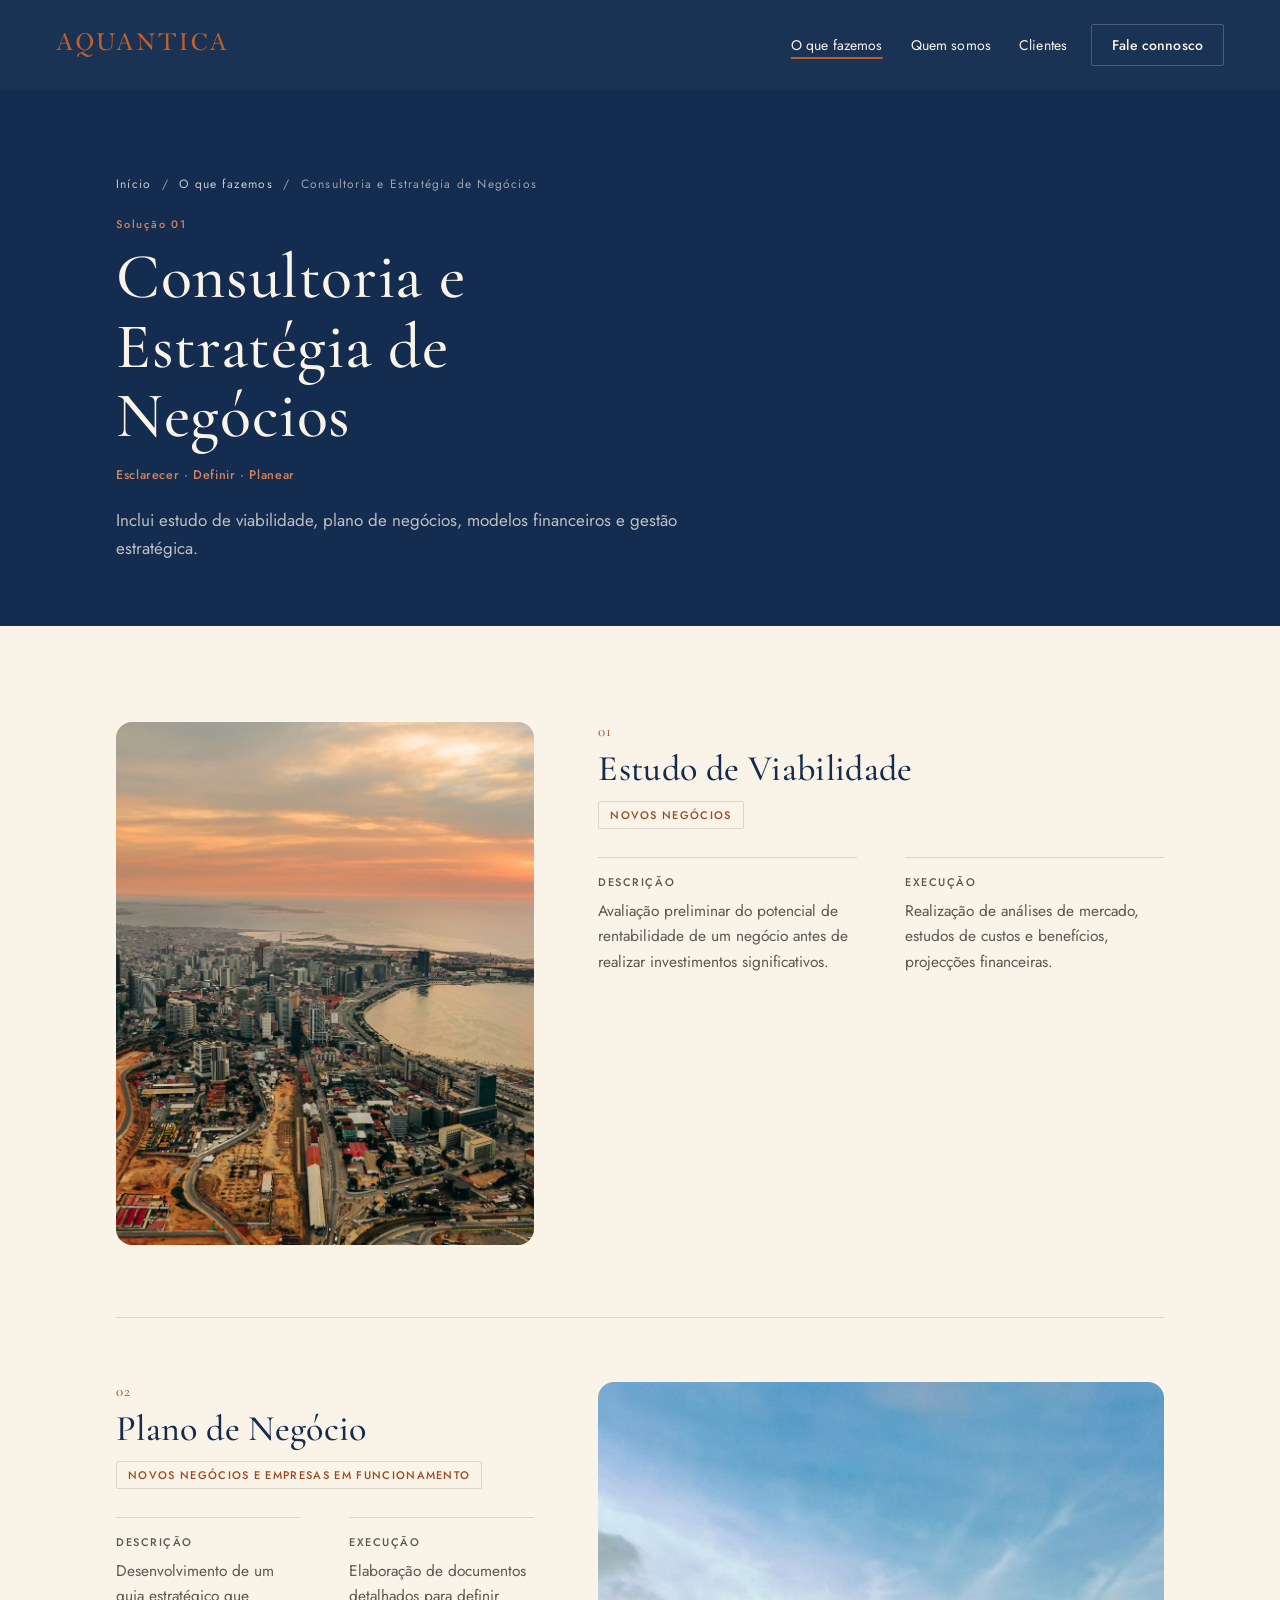
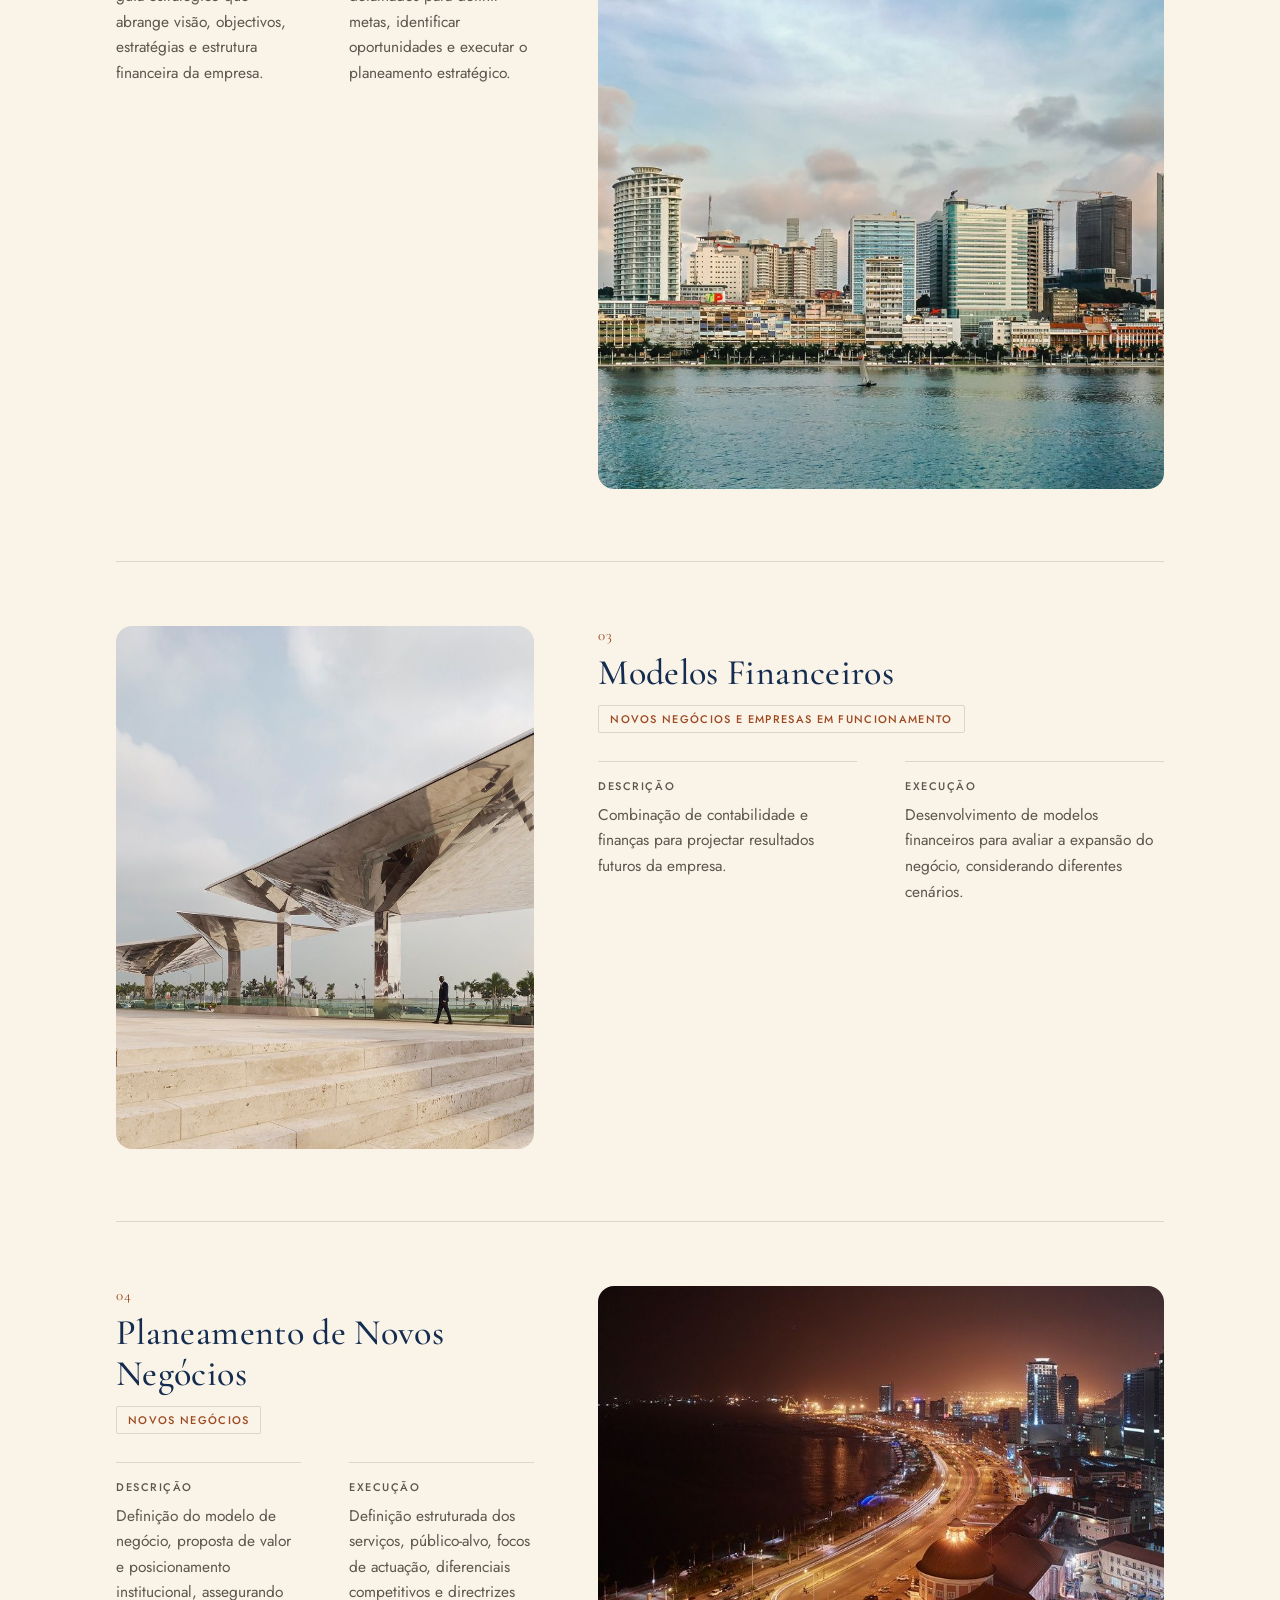
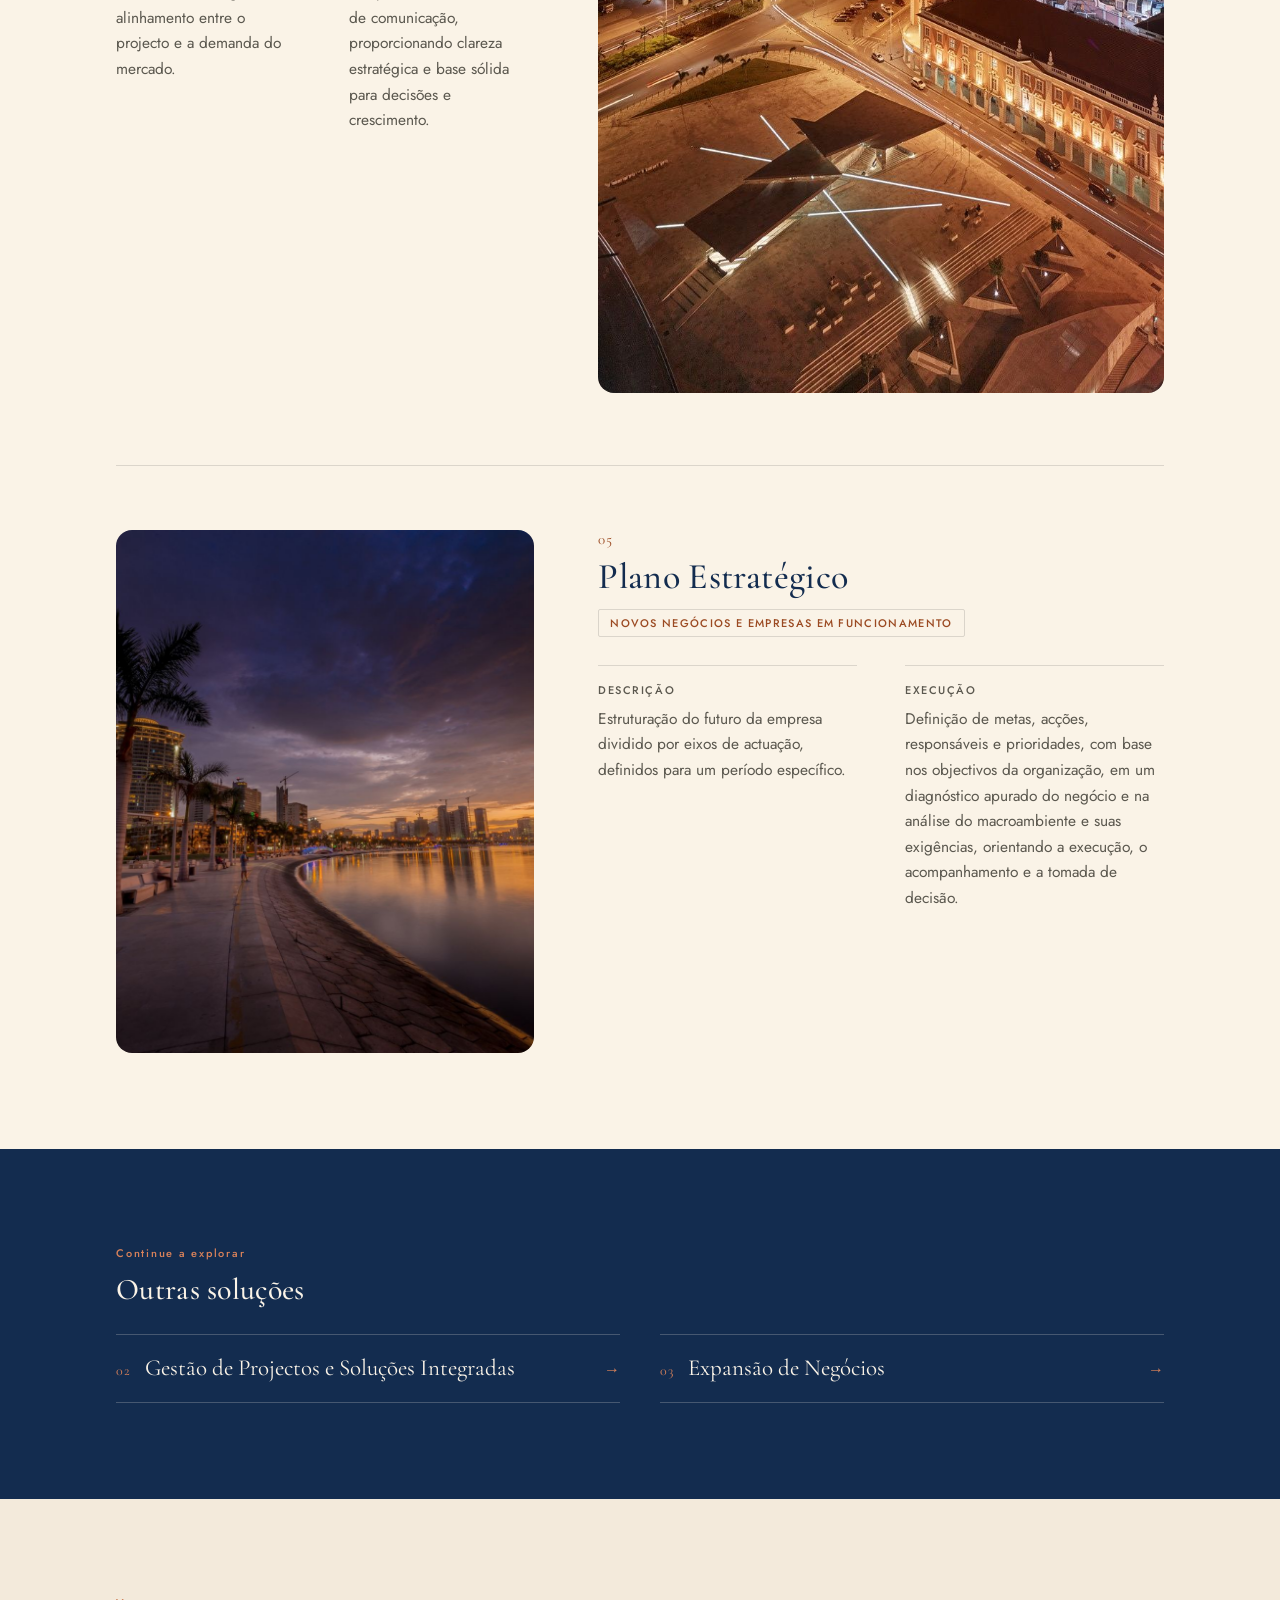
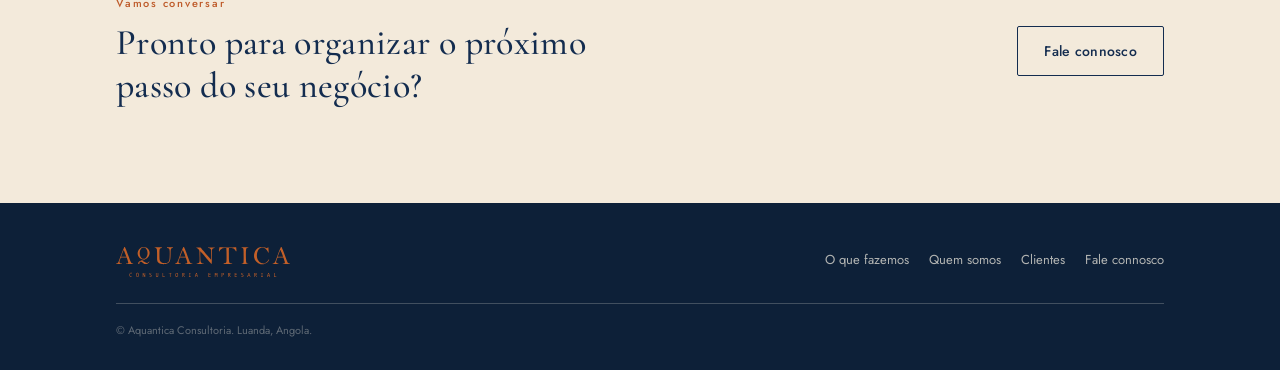
<file: o-que-fazemos/consultoria-e-estrategia/index.html>
<!DOCTYPE html>
<html lang="pt">
<head>
<meta charset="UTF-8">
<meta name="viewport" content="width=device-width, initial-scale=1.0">
<title>Consultoria e Estratégia de Negócios — Aquantica Consultoria Empresarial</title>
<meta name="description" content="Estudo de viabilidade, plano de negócio, modelos financeiros, planeamento de novos negócios e plano estratégico.">
<link rel="stylesheet" href="/css/styles.css">
<link rel="stylesheet" href="/css/solucao.css">
<script src="/js/menu.js" defer></script>
</head>
<body>

<div class="frame">

  <nav class="nav" id="nav" aria-label="Navegação principal">
    <a class="word-mark" href="/"><img src="/images/logo-aquantica.svg" alt="Aquantica"></a>
    <button class="burger" id="burgerBtn" type="button" aria-label="Abrir menu" aria-expanded="false" aria-controls="menuPanel">
      <i></i><i></i><i></i>
    </button>
    <div class="menu-panel" id="menuPanel">
      <ul>
        <li><a href="/o-que-fazemos" aria-current="page">O que fazemos</a></li>
        <li><a href="/quem-somos">Quem somos</a></li>
        <li><a href="/clientes">Clientes</a></li>
      </ul>
      <div class="menu-cta-wrap">
        <a class="btn btn-outline-light menu-cta" href="/fale-connosco">Fale connosco</a>
      </div>
    </div>
  </nav>

  <main>

    <!-- HERO DA PÁGINA -->
    <header class="sol-hero">
      <div class="sol-wrap">
        <span class="crumb"><a href="/">Início</a> &nbsp;/&nbsp; <a href="/o-que-fazemos">O que fazemos</a> &nbsp;/&nbsp; Consultoria e Estratégia de Negócios</span>
        <span class="kicker">Solução 01</span>
        <h1>Consultoria e Estratégia de Negócios</h1>
        <div class="sol-verbs">Esclarecer · Definir · Planear</div>
        <p class="sol-hero-lead">Inclui estudo de viabilidade, plano de negócios, modelos financeiros e gestão estratégica.</p>
      </div>
    </header>

    <!-- SERVIÇOS -->
    <section class="sol-sec sol-sec--cream">
      <div class="sol-wrap">

        <article class="sol-service">
          <figure>
            <img src="/images/luanda-aerea-baia-por-do-sol.jpg" alt="Vista aérea da baía de Luanda ao pôr do sol">
          </figure>
          <div class="sol-head">
            <span class="n" aria-hidden="true">01</span>
            <h2>Estudo de Viabilidade</h2>
            <span class="apply">Novos negócios</span>
          </div>
          <dl class="sol-detail">
            <div>
              <dt>Descrição</dt>
              <dd><p>Avaliação preliminar do potencial de rentabilidade de um negócio antes de realizar investimentos significativos.</p></dd>
            </div>
            <div>
              <dt>Execução</dt>
              <dd><p>Realização de análises de mercado, estudos de custos e benefícios, projecções financeiras.</p></dd>
            </div>
          </dl>
        </article>

        <article class="sol-service">
          <figure>
            <img src="/images/luanda-skyline-baia.jpg" alt="Linha de edifícios da baía de Luanda">
          </figure>
          <div class="sol-head">
            <span class="n" aria-hidden="true">02</span>
            <h2>Plano de Negócio</h2>
            <span class="apply">Novos negócios e empresas em funcionamento</span>
          </div>
          <dl class="sol-detail">
            <div>
              <dt>Descrição</dt>
              <dd><p>Desenvolvimento de um guia estratégico que abrange visão, objectivos, estratégias e estrutura financeira da empresa.</p></dd>
            </div>
            <div>
              <dt>Execução</dt>
              <dd><p>Elaboração de documentos detalhados para definir metas, identificar oportunidades e executar o planeamento estratégico.</p></dd>
            </div>
          </dl>
        </article>

        <article class="sol-service">
          <figure>
            <img src="/images/luanda-cobertura-prateada.jpg" alt="Cobertura prateada de um edifício em Luanda">
          </figure>
          <div class="sol-head">
            <span class="n" aria-hidden="true">03</span>
            <h2>Modelos Financeiros</h2>
            <span class="apply">Novos negócios e empresas em funcionamento</span>
          </div>
          <dl class="sol-detail">
            <div>
              <dt>Descrição</dt>
              <dd><p>Combinação de contabilidade e finanças para projectar resultados futuros da empresa.</p></dd>
            </div>
            <div>
              <dt>Execução</dt>
              <dd><p>Desenvolvimento de modelos financeiros para avaliar a expansão do negócio, considerando diferentes cenários.</p></dd>
            </div>
          </dl>
        </article>

        <article class="sol-service">
          <figure>
            <img src="/images/luanda-marginal-aerea-noite.jpg" alt="Marginal de Luanda vista do alto, à noite">
          </figure>
          <div class="sol-head">
            <span class="n" aria-hidden="true">04</span>
            <h2>Planeamento de Novos Negócios</h2>
            <span class="apply">Novos negócios</span>
          </div>
          <dl class="sol-detail">
            <div>
              <dt>Descrição</dt>
              <dd><p>Definição do modelo de negócio, proposta de valor e posicionamento institucional, assegurando alinhamento entre o projecto e a demanda do mercado.</p></dd>
            </div>
            <div>
              <dt>Execução</dt>
              <dd><p>Definição estruturada dos serviços, público-alvo, focos de actuação, diferenciais competitivos e directrizes de comunicação, proporcionando clareza estratégica e base sólida para decisões e crescimento.</p></dd>
            </div>
          </dl>
        </article>

        <article class="sol-service">
          <figure>
            <img src="/images/luanda-marginal-crepusculo.jpg" alt="Marginal de Luanda ao crepúsculo">
          </figure>
          <div class="sol-head">
            <span class="n" aria-hidden="true">05</span>
            <h2>Plano Estratégico</h2>
            <span class="apply">Novos negócios e empresas em funcionamento</span>
          </div>
          <dl class="sol-detail">
            <div>
              <dt>Descrição</dt>
              <dd><p>Estruturação do futuro da empresa dividido por eixos de actuação, definidos para um período específico.</p></dd>
            </div>
            <div>
              <dt>Execução</dt>
              <dd><p>Definição de metas, acções, responsáveis e prioridades, com base nos objectivos da organização, em um diagnóstico apurado do negócio e na análise do macroambiente e suas exigências, orientando a execução, o acompanhamento e a tomada de decisão.</p></dd>
            </div>
          </dl>
        </article>

      </div>
    </section>

    <!-- OUTRAS SOLUÇÕES -->
    <section class="sol-others">
      <div class="sol-wrap">
        <span class="kicker">Continue a explorar</span>
        <h2>Outras soluções</h2>
        <ul>
            <li>
              <a href="/o-que-fazemos/gestao-de-projectos">
                <span class="n" aria-hidden="true">02</span>
                <span class="name">Gestão de Projectos e Soluções Integradas</span>
                <span class="arrow" aria-hidden="true">→</span>
              </a>
            </li>
            <li>
              <a href="/o-que-fazemos/expansao">
                <span class="n" aria-hidden="true">03</span>
                <span class="name">Expansão de Negócios</span>
                <span class="arrow" aria-hidden="true">→</span>
              </a>
            </li>
        </ul>
      </div>
    </section>

    <!-- CTA -->
    <section class="sol-sec sol-sec--cream2 sol-cta">
      <div class="sol-wrap">
        <div>
          <span class="kicker">Vamos conversar</span>
          <h2>Pronto para organizar o próximo passo do seu negócio?</h2>
        </div>
        <a class="btn btn-outline-dark" href="/fale-connosco">Fale connosco</a>
      </div>
    </section>

  </main>

  <footer>
    <div class="footer-inner">
    <div>
    <div class="word-mark"><img src="/images/logo-aquantica-with-text.svg" alt="Aquantica — Consultoria empresarial"></div>
    </div>
    <ul>
      <li><a href="/o-que-fazemos">O que fazemos</a></li>
      <li><a href="/quem-somos">Quem somos</a></li>
      <li><a href="/clientes">Clientes</a></li>
      <li><a href="/fale-connosco">Fale connosco</a></li>
    </ul>
    </div>
    <div class="fine">© Aquantica Consultoria. Luanda, Angola.</div>
  </footer>

</div>



</body>
</html>
</file>
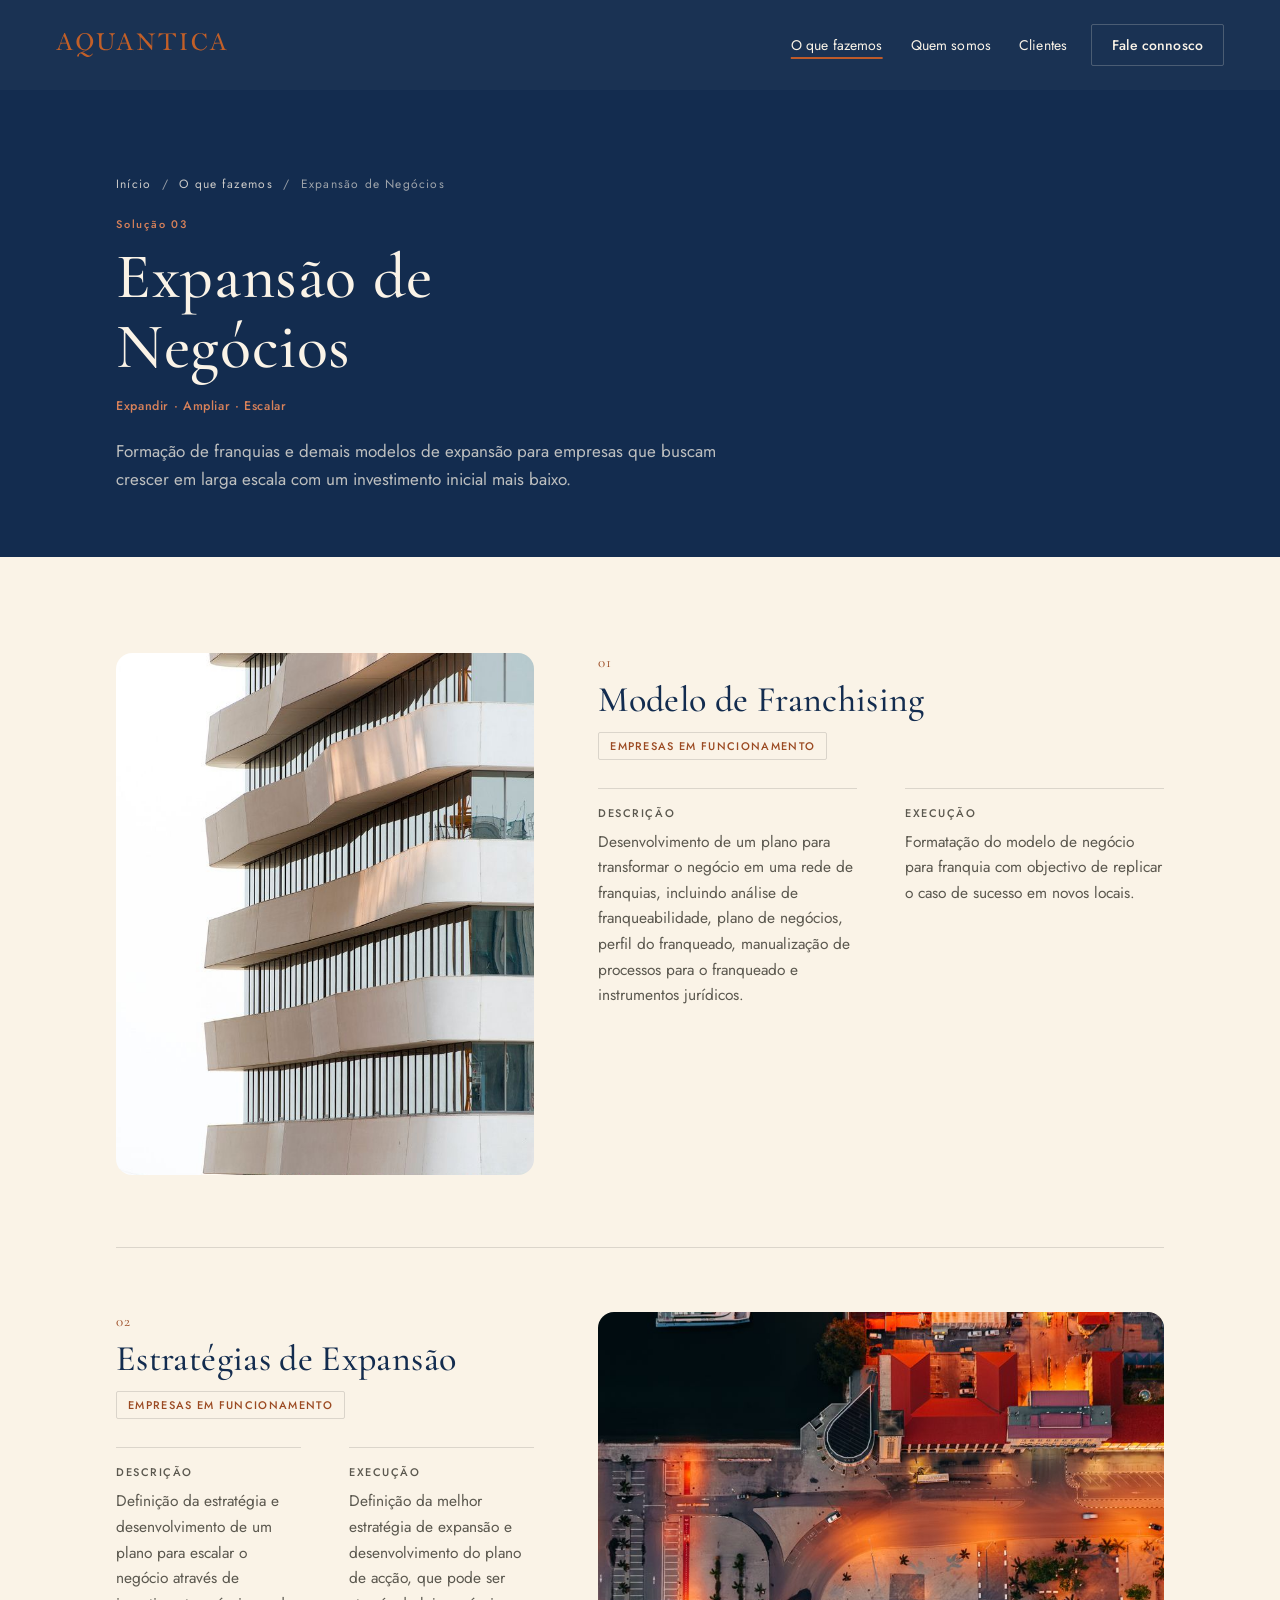
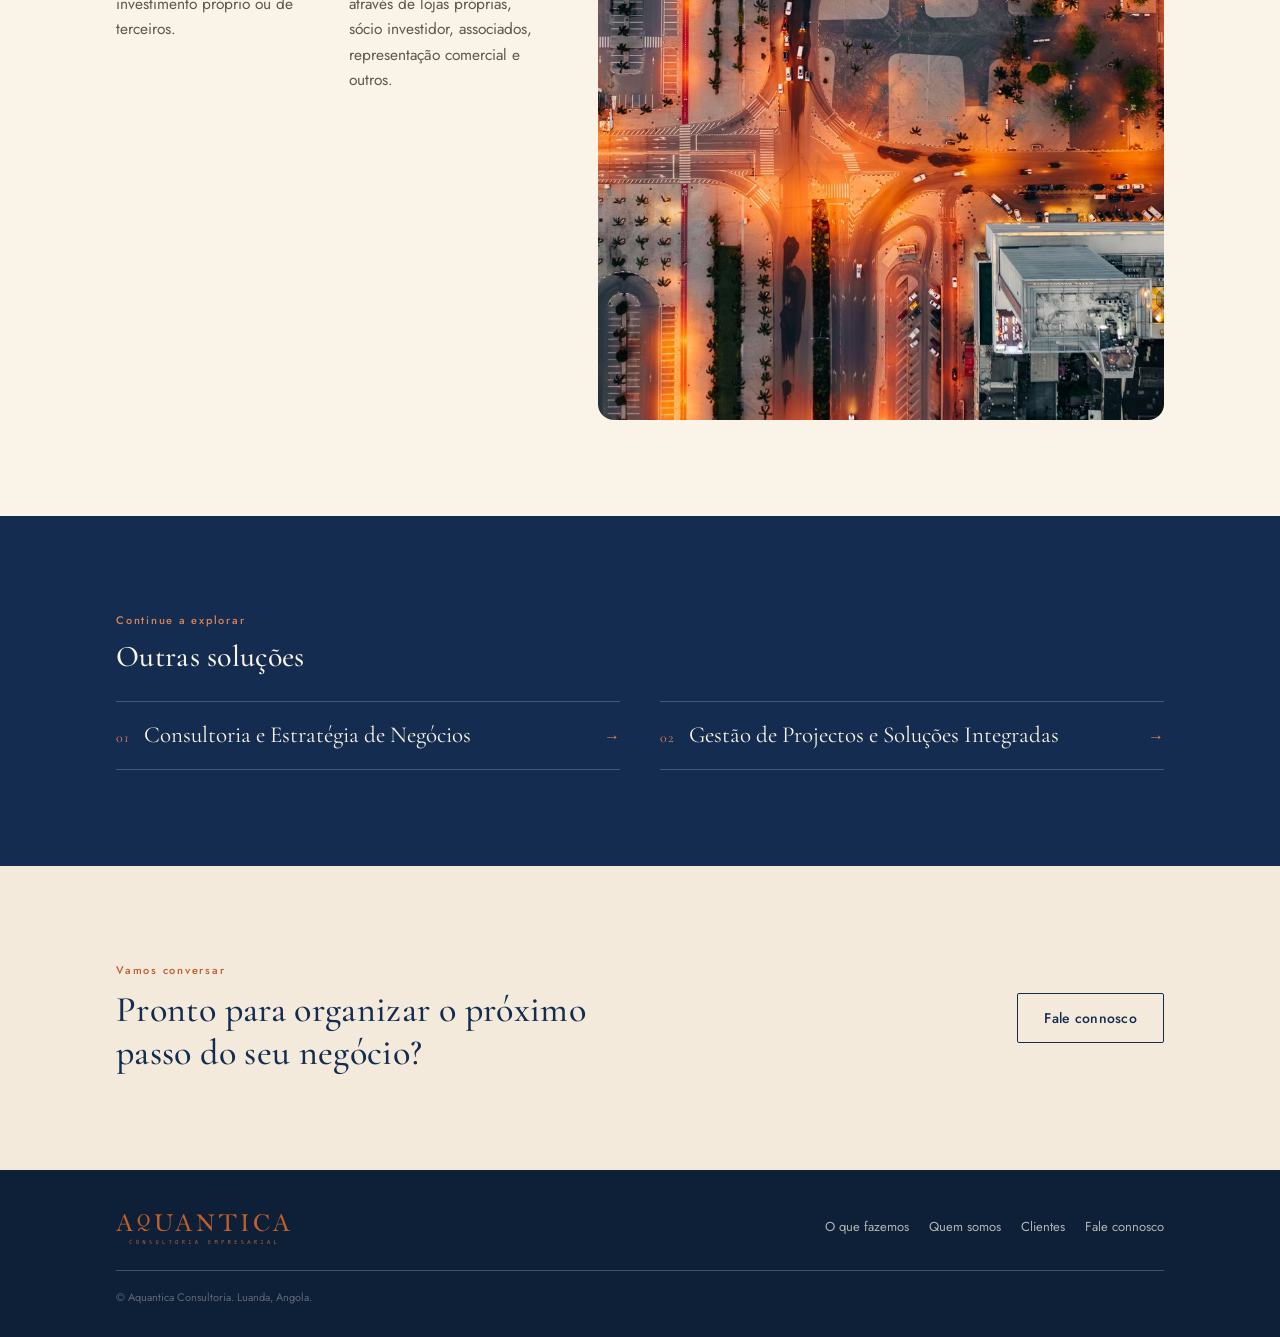
<file: o-que-fazemos/expansao/index.html>
<!DOCTYPE html>
<html lang="pt">
<head>
<meta charset="UTF-8">
<meta name="viewport" content="width=device-width, initial-scale=1.0">
<title>Expansão de Negócios — Aquantica Consultoria Empresarial</title>
<meta name="description" content="Modelo de franchising e estratégias de expansão para negócios que querem crescer em escala.">
<link rel="stylesheet" href="/css/styles.css">
<link rel="stylesheet" href="/css/solucao.css">
<script src="/js/menu.js" defer></script>
</head>
<body>

<div class="frame">

  <nav class="nav" id="nav" aria-label="Navegação principal">
    <a class="word-mark" href="/"><img src="/images/logo-aquantica.svg" alt="Aquantica"></a>
    <button class="burger" id="burgerBtn" type="button" aria-label="Abrir menu" aria-expanded="false" aria-controls="menuPanel">
      <i></i><i></i><i></i>
    </button>
    <div class="menu-panel" id="menuPanel">
      <ul>
        <li><a href="/o-que-fazemos" aria-current="page">O que fazemos</a></li>
        <li><a href="/quem-somos">Quem somos</a></li>
        <li><a href="/clientes">Clientes</a></li>
      </ul>
      <div class="menu-cta-wrap">
        <a class="btn btn-outline-light menu-cta" href="/fale-connosco">Fale connosco</a>
      </div>
    </div>
  </nav>

  <main>

    <!-- HERO DA PÁGINA -->
    <header class="sol-hero">
      <div class="sol-wrap">
        <span class="crumb"><a href="/">Início</a> &nbsp;/&nbsp; <a href="/o-que-fazemos">O que fazemos</a> &nbsp;/&nbsp; Expansão de Negócios</span>
        <span class="kicker">Solução 03</span>
        <h1>Expansão de Negócios</h1>
        <div class="sol-verbs">Expandir · Ampliar · Escalar</div>
        <p class="sol-hero-lead">Formação de franquias e demais modelos de expansão para empresas que buscam crescer em larga escala com um investimento inicial mais baixo.</p>
      </div>
    </header>

    <!-- SERVIÇOS -->
    <section class="sol-sec sol-sec--cream">
      <div class="sol-wrap">

        <article class="sol-service">
          <figure>
            <img src="/images/luanda-edificio-curvo-branco.jpg" alt="Edifício branco de fachada curva em Luanda">
          </figure>
          <div class="sol-head">
            <span class="n" aria-hidden="true">01</span>
            <h2>Modelo de Franchising</h2>
            <span class="apply">Empresas em funcionamento</span>
          </div>
          <dl class="sol-detail">
            <div>
              <dt>Descrição</dt>
              <dd><p>Desenvolvimento de um plano para transformar o negócio em uma rede de franquias, incluindo análise de franqueabilidade, plano de negócios, perfil do franqueado, manualização de processos para o franqueado e instrumentos jurídicos.</p></dd>
            </div>
            <div>
              <dt>Execução</dt>
              <dd><p>Formatação do modelo de negócio para franquia com objectivo de replicar o caso de sucesso em novos locais.</p></dd>
            </div>
          </dl>
        </article>

        <article class="sol-service">
          <figure>
            <img src="/images/luanda-cruzamento-aereo-noite.jpg" alt="Cruzamento de avenidas de Luanda visto do alto, à noite">
          </figure>
          <div class="sol-head">
            <span class="n" aria-hidden="true">02</span>
            <h2>Estratégias de Expansão</h2>
            <span class="apply">Empresas em funcionamento</span>
          </div>
          <dl class="sol-detail">
            <div>
              <dt>Descrição</dt>
              <dd><p>Definição da estratégia e desenvolvimento de um plano para escalar o negócio através de investimento próprio ou de terceiros.</p></dd>
            </div>
            <div>
              <dt>Execução</dt>
              <dd><p>Definição da melhor estratégia de expansão e desenvolvimento do plano de acção, que pode ser através de lojas próprias, sócio investidor, associados, representação comercial e outros.</p></dd>
            </div>
          </dl>
        </article>

      </div>
    </section>

    <!-- OUTRAS SOLUÇÕES -->
    <section class="sol-others">
      <div class="sol-wrap">
        <span class="kicker">Continue a explorar</span>
        <h2>Outras soluções</h2>
        <ul>
            <li>
              <a href="/o-que-fazemos/consultoria-e-estrategia">
                <span class="n" aria-hidden="true">01</span>
                <span class="name">Consultoria e Estratégia de Negócios</span>
                <span class="arrow" aria-hidden="true">→</span>
              </a>
            </li>
            <li>
              <a href="/o-que-fazemos/gestao-de-projectos">
                <span class="n" aria-hidden="true">02</span>
                <span class="name">Gestão de Projectos e Soluções Integradas</span>
                <span class="arrow" aria-hidden="true">→</span>
              </a>
            </li>
        </ul>
      </div>
    </section>

    <!-- CTA -->
    <section class="sol-sec sol-sec--cream2 sol-cta">
      <div class="sol-wrap">
        <div>
          <span class="kicker">Vamos conversar</span>
          <h2>Pronto para organizar o próximo passo do seu negócio?</h2>
        </div>
        <a class="btn btn-outline-dark" href="/fale-connosco">Fale connosco</a>
      </div>
    </section>

  </main>

  <footer>
    <div class="footer-inner">
    <div>
    <div class="word-mark"><img src="/images/logo-aquantica-with-text.svg" alt="Aquantica — Consultoria empresarial"></div>
    </div>
    <ul>
      <li><a href="/o-que-fazemos">O que fazemos</a></li>
      <li><a href="/quem-somos">Quem somos</a></li>
      <li><a href="/clientes">Clientes</a></li>
      <li><a href="/fale-connosco">Fale connosco</a></li>
    </ul>
    </div>
    <div class="fine">© Aquantica Consultoria. Luanda, Angola.</div>
  </footer>

</div>



</body>
</html>
</file>
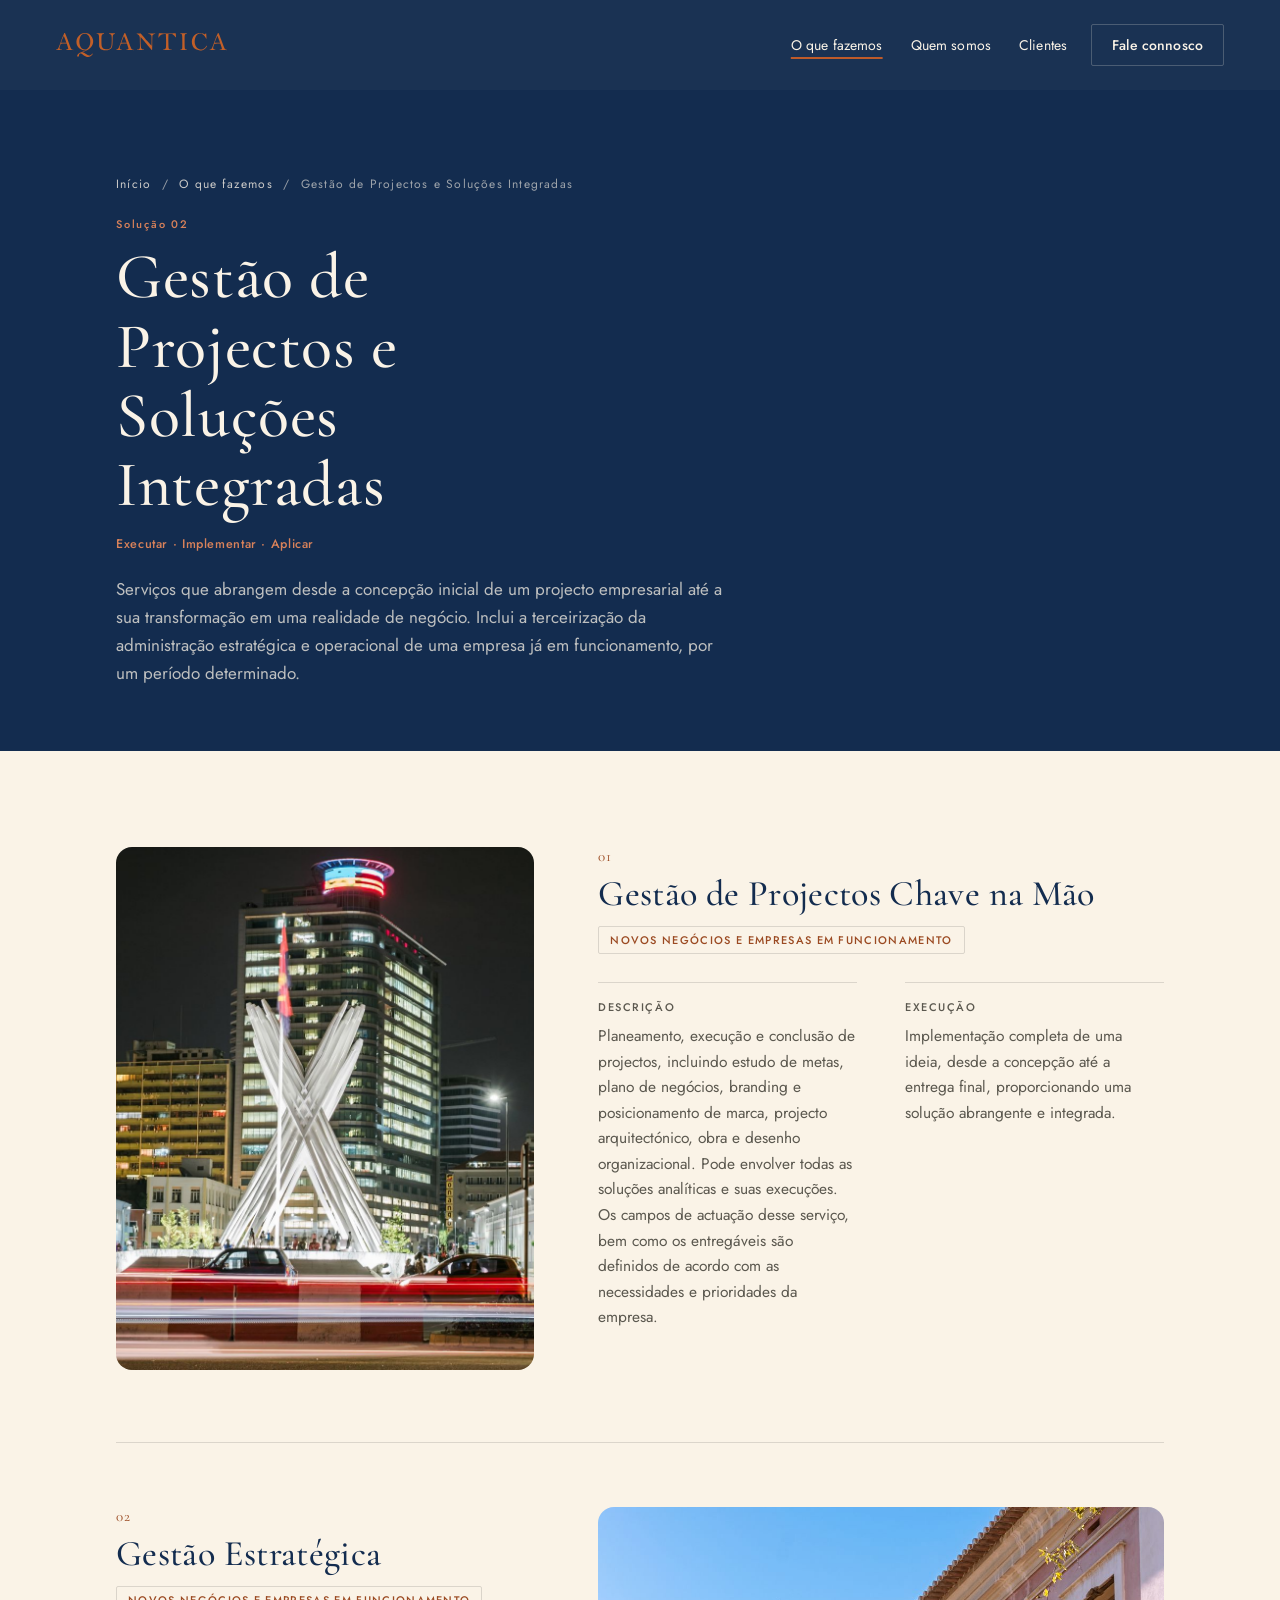
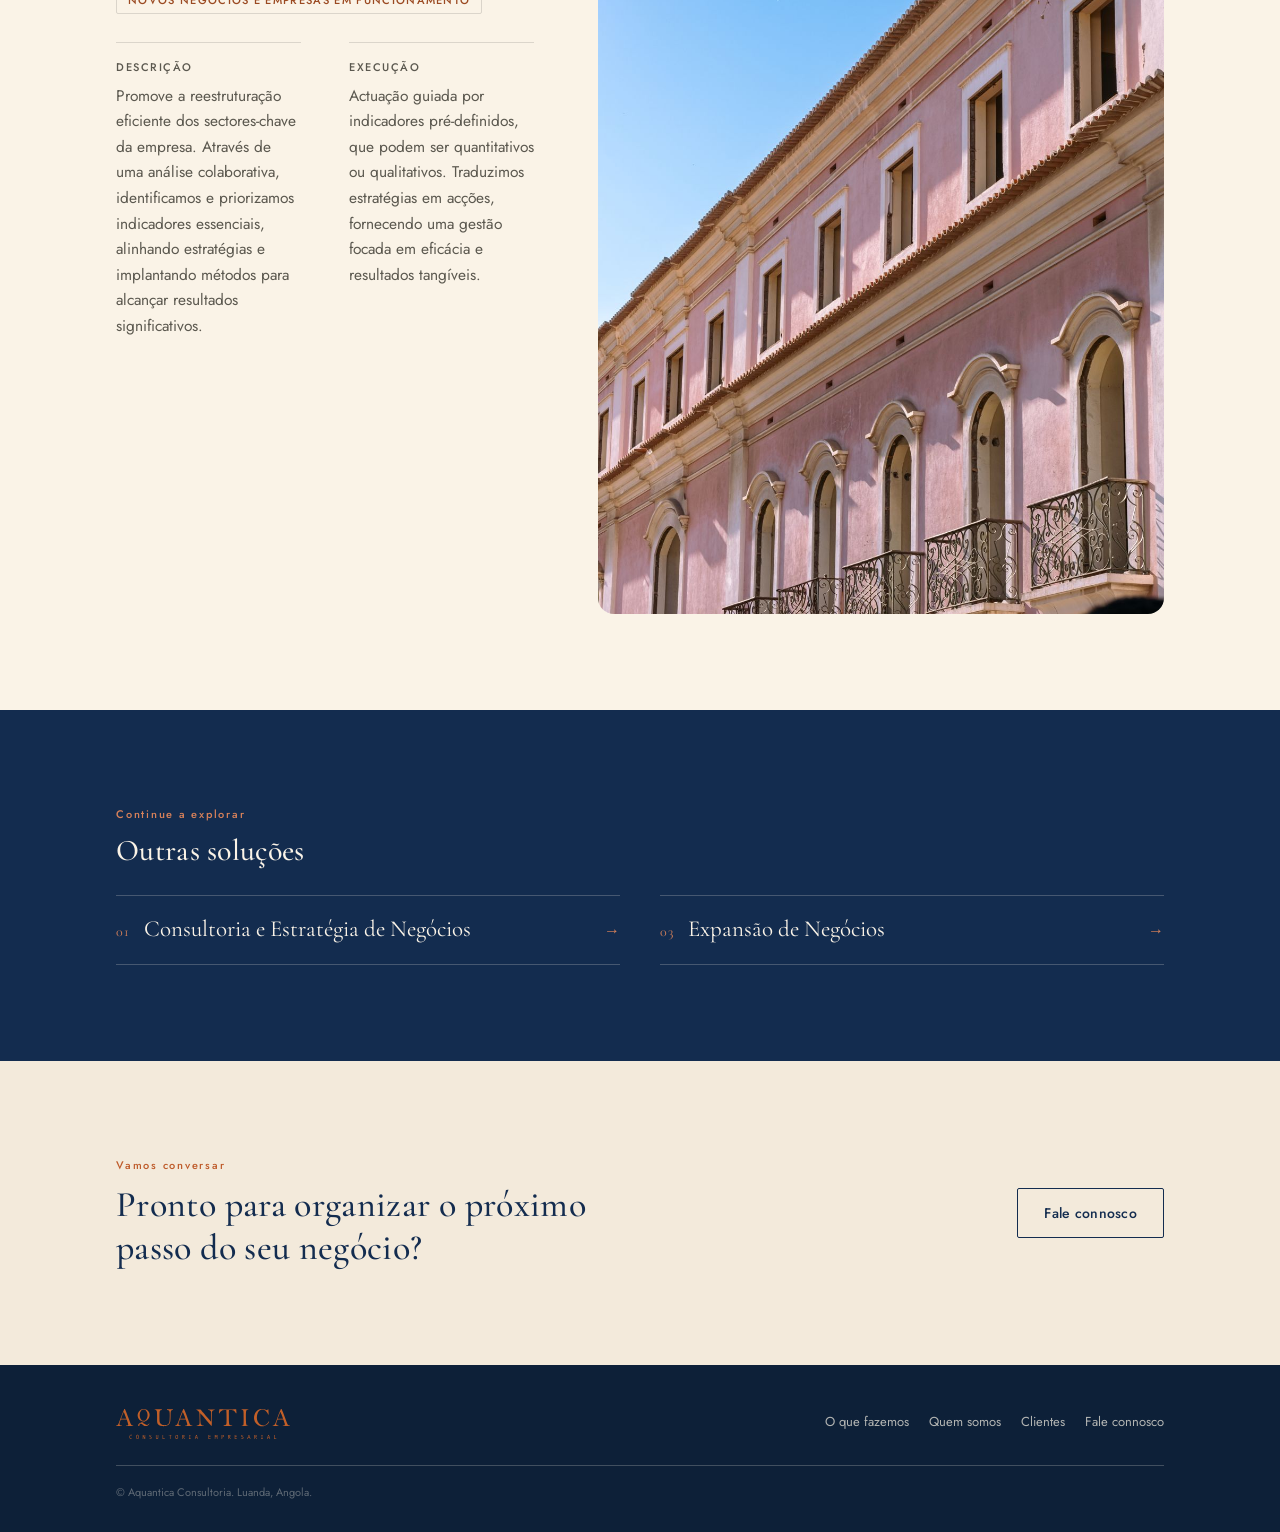
<file: o-que-fazemos/gestao-de-projectos/index.html>
<!DOCTYPE html>
<html lang="pt">
<head>
<meta charset="UTF-8">
<meta name="viewport" content="width=device-width, initial-scale=1.0">
<title>Gestão de Projectos e Soluções Integradas — Aquantica Consultoria Empresarial</title>
<meta name="description" content="Gestão de projectos chave na mão e gestão estratégica: da concepção à entrega, ou a condução de uma empresa já em funcionamento.">
<link rel="stylesheet" href="/css/styles.css">
<link rel="stylesheet" href="/css/solucao.css">
<script src="/js/menu.js" defer></script>
</head>
<body>

<div class="frame">

  <nav class="nav" id="nav" aria-label="Navegação principal">
    <a class="word-mark" href="/"><img src="/images/logo-aquantica.svg" alt="Aquantica"></a>
    <button class="burger" id="burgerBtn" type="button" aria-label="Abrir menu" aria-expanded="false" aria-controls="menuPanel">
      <i></i><i></i><i></i>
    </button>
    <div class="menu-panel" id="menuPanel">
      <ul>
        <li><a href="/o-que-fazemos" aria-current="page">O que fazemos</a></li>
        <li><a href="/quem-somos">Quem somos</a></li>
        <li><a href="/clientes">Clientes</a></li>
      </ul>
      <div class="menu-cta-wrap">
        <a class="btn btn-outline-light menu-cta" href="/fale-connosco">Fale connosco</a>
      </div>
    </div>
  </nav>

  <main>

    <!-- HERO DA PÁGINA -->
    <header class="sol-hero">
      <div class="sol-wrap">
        <span class="crumb"><a href="/">Início</a> &nbsp;/&nbsp; <a href="/o-que-fazemos">O que fazemos</a> &nbsp;/&nbsp; Gestão de Projectos e Soluções Integradas</span>
        <span class="kicker">Solução 02</span>
        <h1>Gestão de Projectos e Soluções Integradas</h1>
        <div class="sol-verbs">Executar · Implementar · Aplicar</div>
        <p class="sol-hero-lead">Serviços que abrangem desde a concepção inicial de um projecto empresarial até a sua transformação em uma realidade de negócio. Inclui a terceirização da administração estratégica e operacional de uma empresa já em funcionamento, por um período determinado.</p>
      </div>
    </header>

    <!-- SERVIÇOS -->
    <section class="sol-sec sol-sec--cream">
      <div class="sol-wrap">

        <article class="sol-service">
          <figure>
            <img src="/images/luanda-monumento-x-noite.jpg" alt="Monumento iluminado em Luanda, à noite">
          </figure>
          <div class="sol-head">
            <span class="n" aria-hidden="true">01</span>
            <h2>Gestão de Projectos Chave na Mão</h2>
            <span class="apply">Novos negócios e empresas em funcionamento</span>
          </div>
          <dl class="sol-detail">
            <div>
              <dt>Descrição</dt>
              <dd><p>Planeamento, execução e conclusão de projectos, incluindo estudo de metas, plano de negócios, branding e posicionamento de marca, projecto arquitectónico, obra e desenho organizacional. Pode envolver todas as soluções analíticas e suas execuções. Os campos de actuação desse serviço, bem como os entregáveis são definidos de acordo com as necessidades e prioridades da empresa.</p></dd>
            </div>
            <div>
              <dt>Execução</dt>
              <dd><p>Implementação completa de uma ideia, desde a concepção até a entrega final, proporcionando uma solução abrangente e integrada.</p></dd>
            </div>
          </dl>
        </article>

        <article class="sol-service">
          <figure>
            <img src="/images/luanda-predio-colonial-rosa.jpg" alt="Edifício colonial cor-de-rosa em Luanda">
          </figure>
          <div class="sol-head">
            <span class="n" aria-hidden="true">02</span>
            <h2>Gestão Estratégica</h2>
            <span class="apply">Novos negócios e empresas em funcionamento</span>
          </div>
          <dl class="sol-detail">
            <div>
              <dt>Descrição</dt>
              <dd><p>Promove a reestruturação eficiente dos sectores-chave da empresa. Através de uma análise colaborativa, identificamos e priorizamos indicadores essenciais, alinhando estratégias e implantando métodos para alcançar resultados significativos.</p></dd>
            </div>
            <div>
              <dt>Execução</dt>
              <dd><p>Actuação guiada por indicadores pré-definidos, que podem ser quantitativos ou qualitativos. Traduzimos estratégias em acções, fornecendo uma gestão focada em eficácia e resultados tangíveis.</p></dd>
            </div>
          </dl>
        </article>

      </div>
    </section>

    <!-- OUTRAS SOLUÇÕES -->
    <section class="sol-others">
      <div class="sol-wrap">
        <span class="kicker">Continue a explorar</span>
        <h2>Outras soluções</h2>
        <ul>
            <li>
              <a href="/o-que-fazemos/consultoria-e-estrategia">
                <span class="n" aria-hidden="true">01</span>
                <span class="name">Consultoria e Estratégia de Negócios</span>
                <span class="arrow" aria-hidden="true">→</span>
              </a>
            </li>
            <li>
              <a href="/o-que-fazemos/expansao">
                <span class="n" aria-hidden="true">03</span>
                <span class="name">Expansão de Negócios</span>
                <span class="arrow" aria-hidden="true">→</span>
              </a>
            </li>
        </ul>
      </div>
    </section>

    <!-- CTA -->
    <section class="sol-sec sol-sec--cream2 sol-cta">
      <div class="sol-wrap">
        <div>
          <span class="kicker">Vamos conversar</span>
          <h2>Pronto para organizar o próximo passo do seu negócio?</h2>
        </div>
        <a class="btn btn-outline-dark" href="/fale-connosco">Fale connosco</a>
      </div>
    </section>

  </main>

  <footer>
    <div class="footer-inner">
    <div>
    <div class="word-mark"><img src="/images/logo-aquantica-with-text.svg" alt="Aquantica — Consultoria empresarial"></div>
    </div>
    <ul>
      <li><a href="/o-que-fazemos">O que fazemos</a></li>
      <li><a href="/quem-somos">Quem somos</a></li>
      <li><a href="/clientes">Clientes</a></li>
      <li><a href="/fale-connosco">Fale connosco</a></li>
    </ul>
    </div>
    <div class="fine">© Aquantica Consultoria. Luanda, Angola.</div>
  </footer>

</div>



</body>
</html>
</file>
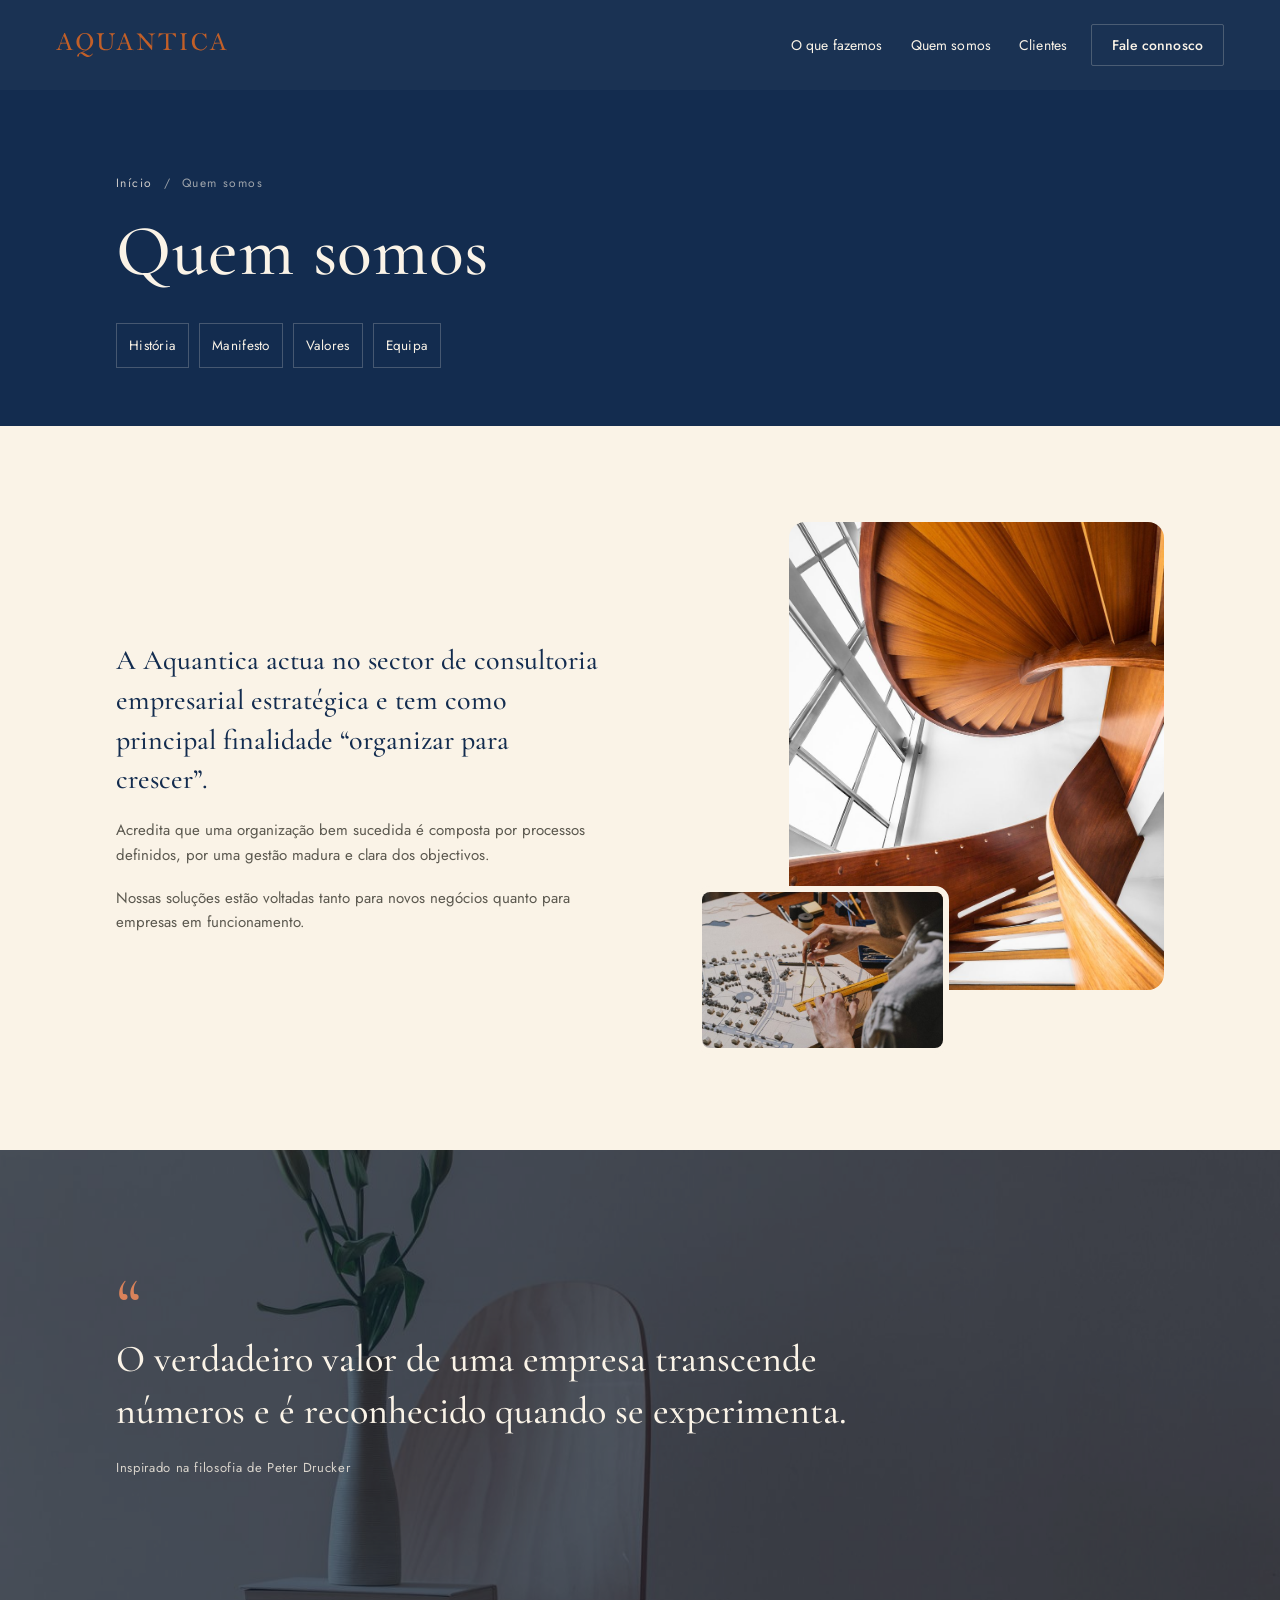
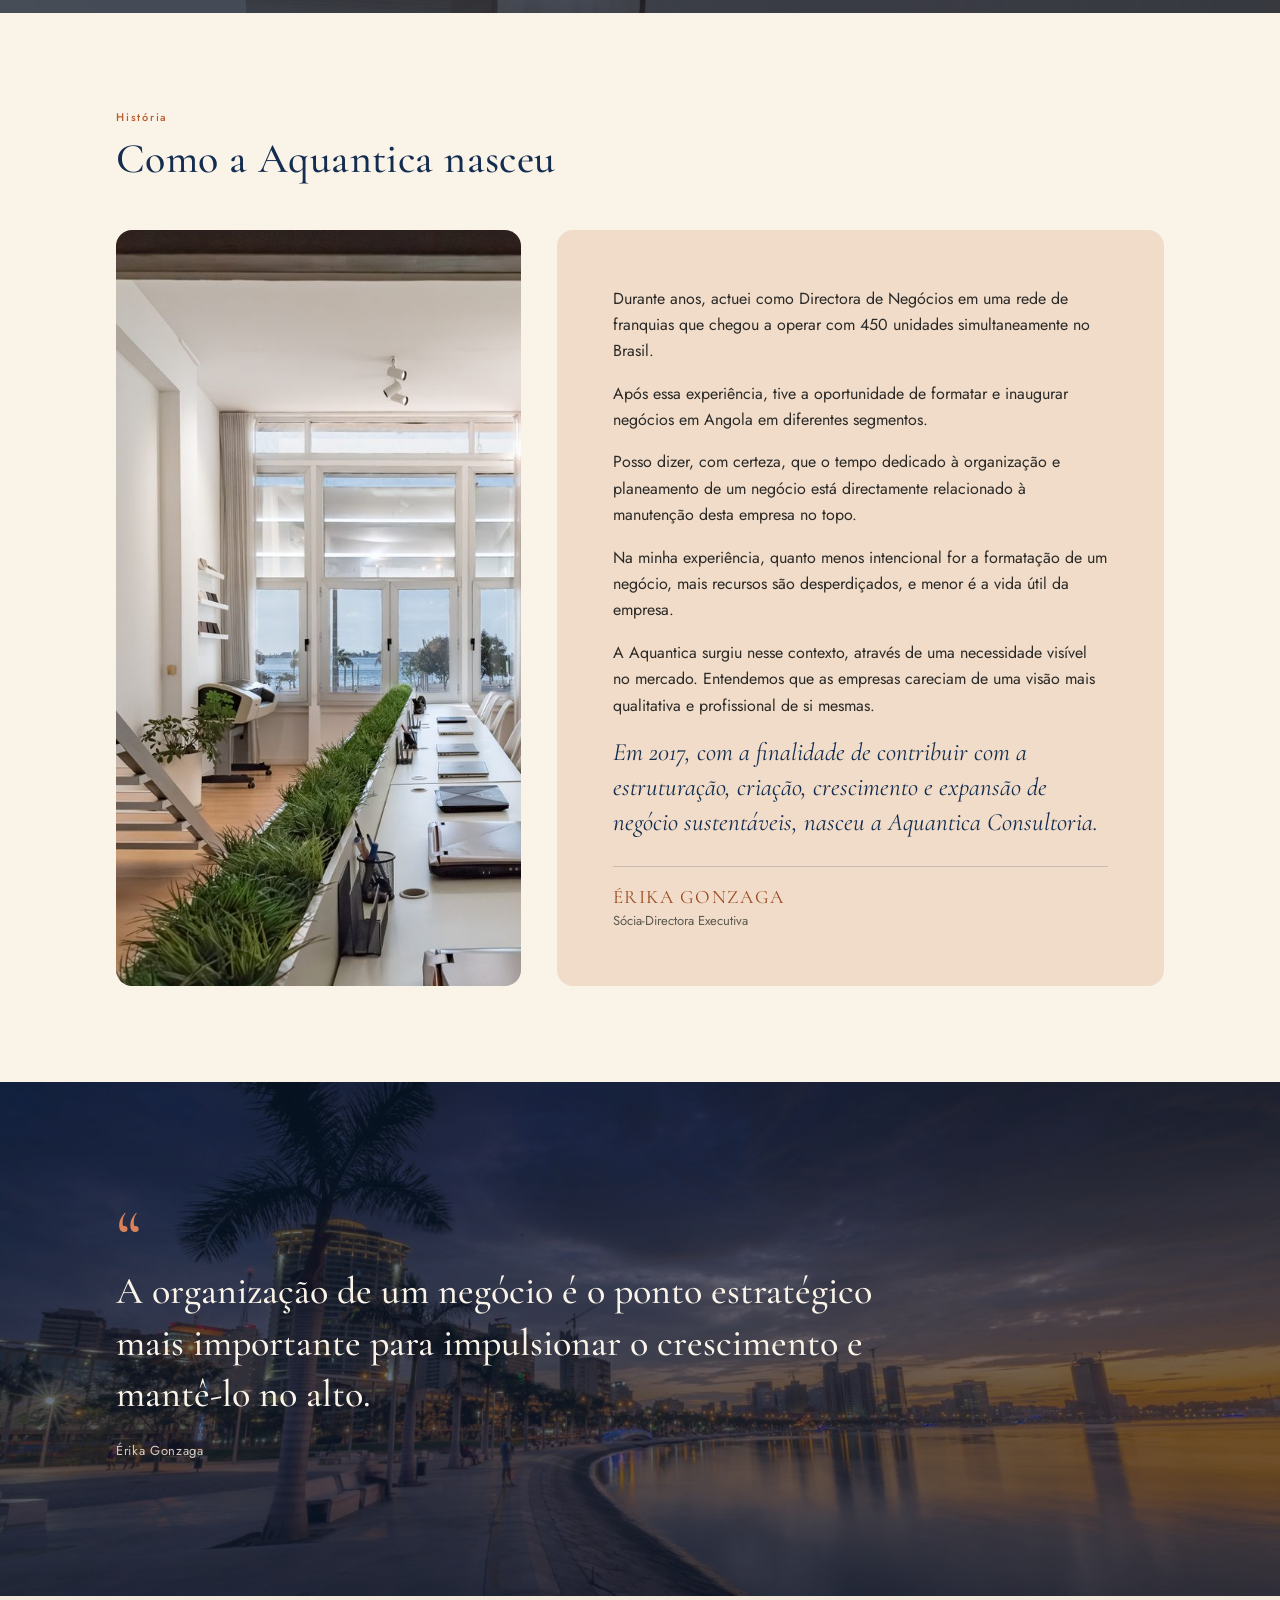
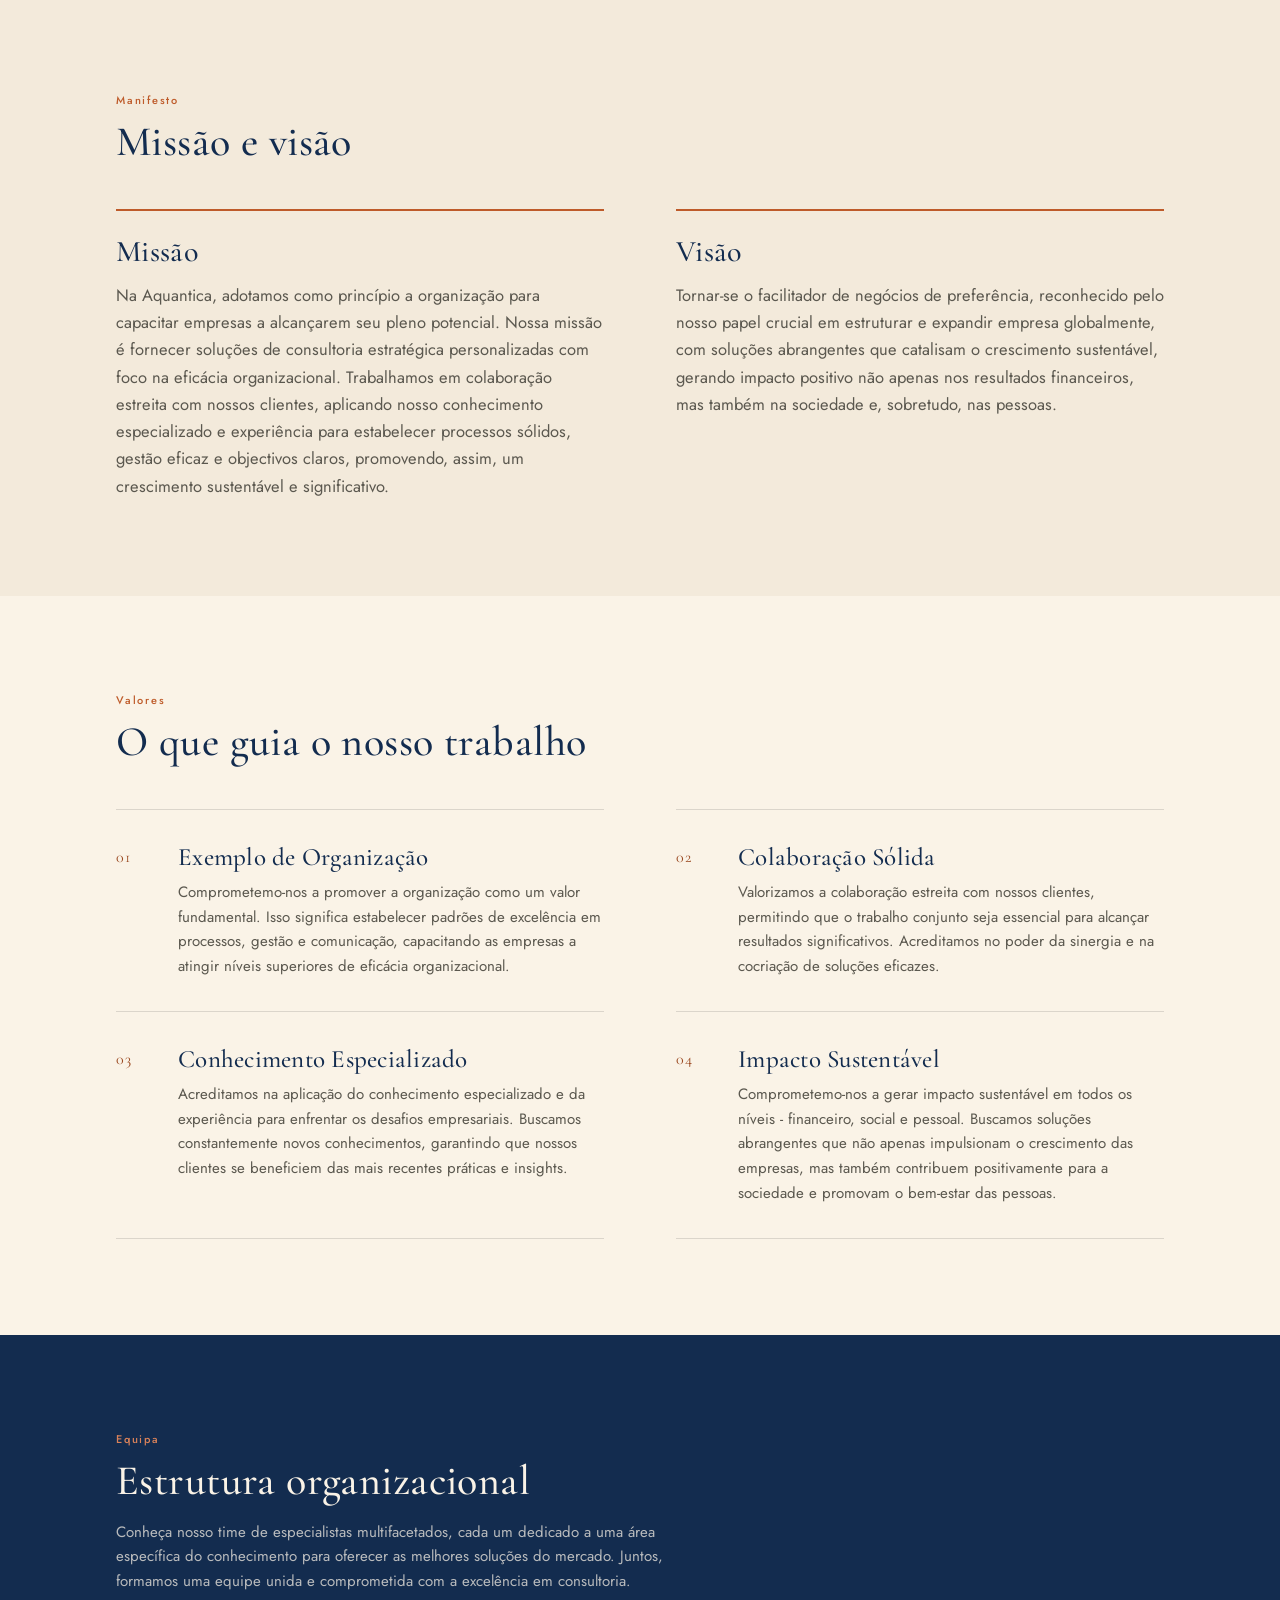
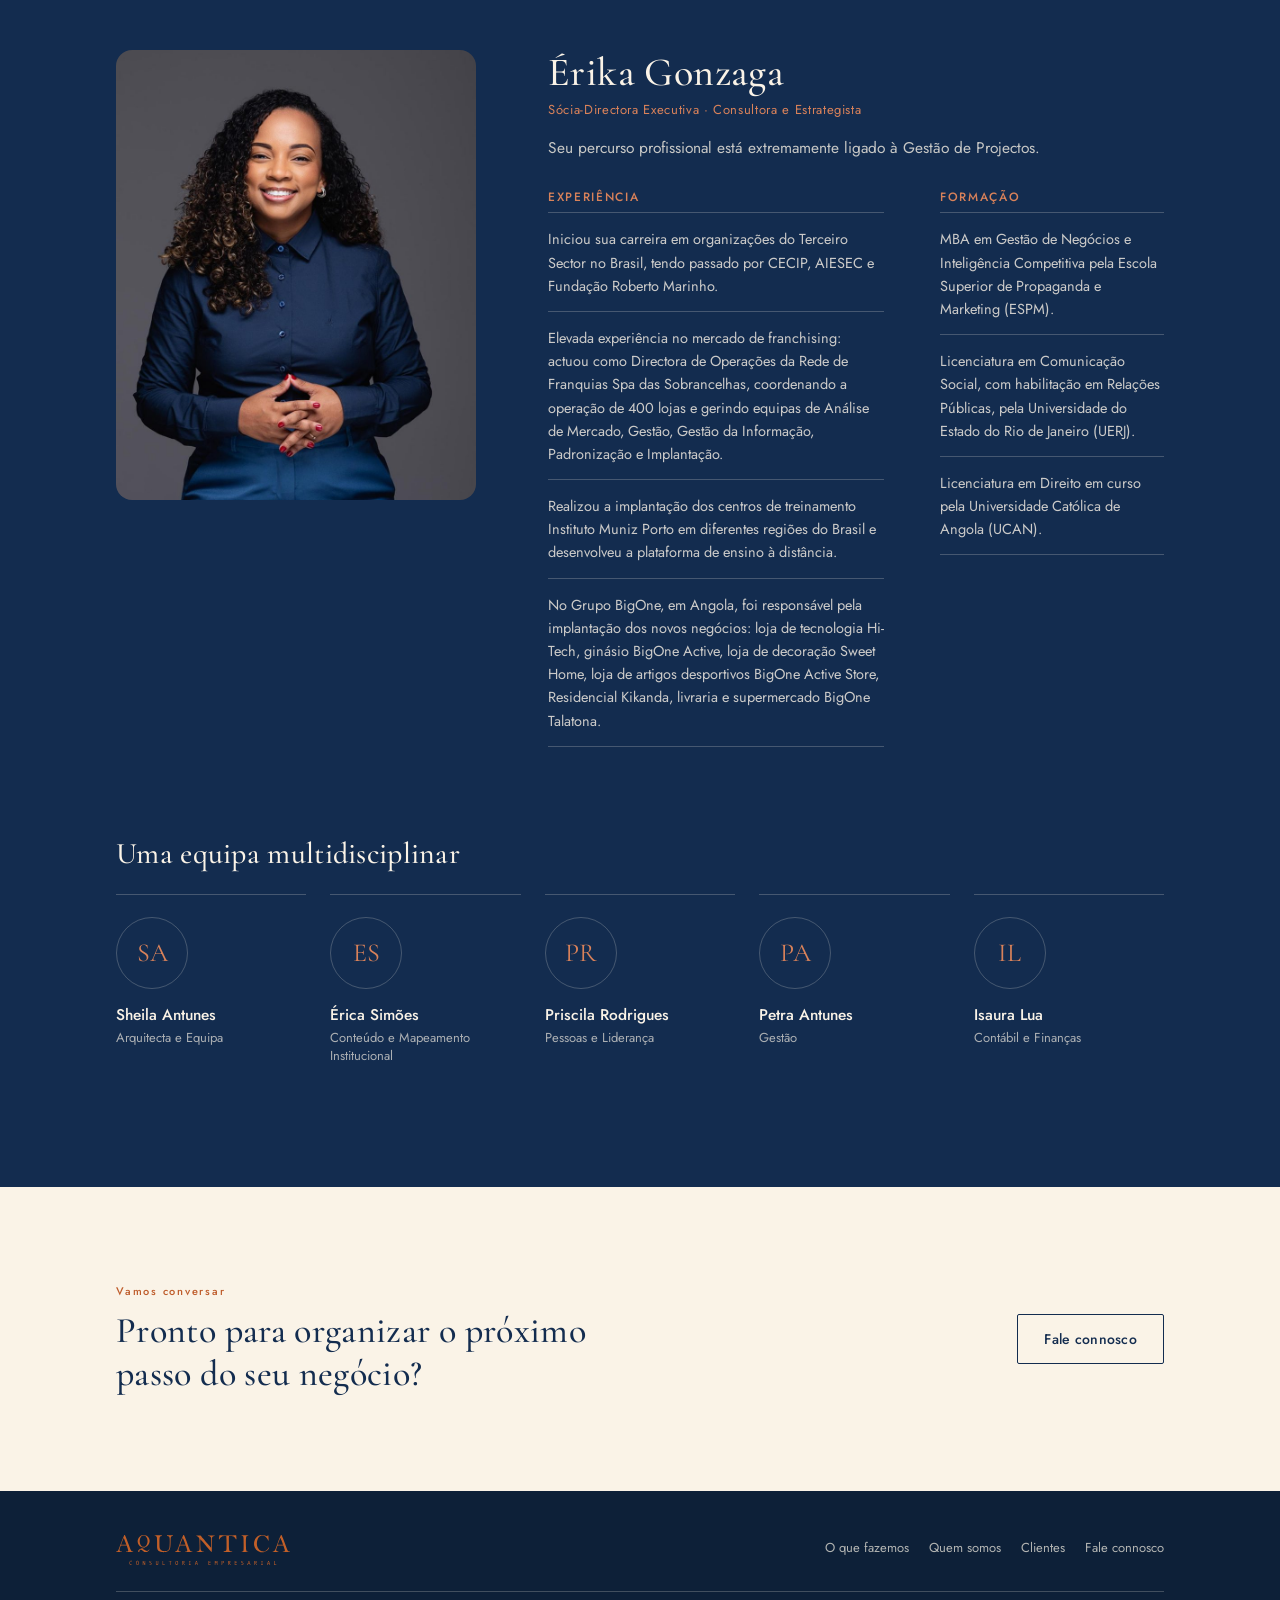
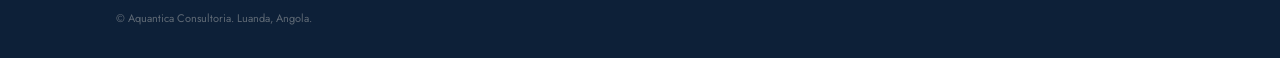
<file: quem-somos.html>
<!DOCTYPE html>
<html lang="pt">
<head>
<meta charset="UTF-8">
<meta name="viewport" content="width=device-width, initial-scale=1.0">
<title>Quem somos — Aquantica Consultoria Empresarial</title>
<meta name="description" content="A Aquantica actua na consultoria empresarial estratégica. Conheça a nossa história, a missão, a visão, os valores e a equipa.">
<link rel="stylesheet" href="css/styles.css">
<link rel="stylesheet" href="css/quem-somos.css">
</head>
<body>

<div class="frame">

  <!-- NAV -->
  <div class="nav" id="nav">
    <a class="word-mark" href="#"><img src="images/logo-aquantica.svg" alt="Aquantica"></a>
    <div class="burger" id="burgerBtn" role="button" aria-label="Abrir menu" aria-expanded="false">
      <i></i><i></i><i></i>
    </div>
    <div class="menu-panel" id="menuPanel">
      <ul>
        <li><a href="#solucoes">O que fazemos</a></li>
        <li><a href="quem-somos.html">Quem somos</a></li>
        <li><a href="#clientes">Clientes</a></li>
      </ul>
      <div class="menu-cta-wrap">
        <a class="btn btn-outline-light menu-cta" href="#contato">Fale connosco</a>
      </div>
    </div>
  </div>

  <main>

    <!-- HERO DA PÁGINA -->
    <header class="qs-hero">
      <div class="qs-wrap">
        <span class="crumb"><a href="index.html">Início</a> &nbsp;/&nbsp; Quem somos</span>
        <h1>Quem somos</h1>
        <nav class="qs-anchors" aria-label="Nesta página">
          <a href="#historia">História</a>
          <a href="#manifesto">Manifesto</a>
          <a href="#valores">Valores</a>
          <a href="#equipa">Equipa</a>
        </nav>
      </div>
    </header>

    <!-- INTRODUÇÃO -->
    <section class="qs-sec qs-sec--cream">
      <div class="qs-wrap qs-intro">
        <div>
          <p class="lead-p">A Aquantica actua no sector de consultoria empresarial estratégica e tem como principal finalidade “organizar para crescer”.</p>
          <p>Acredita que uma organização bem sucedida é composta por processos definidos, por uma gestão madura e clara dos objectivos.</p>
          <p>Nossas soluções estão voltadas tanto para novos negócios quanto para empresas em funcionamento.</p>
        </div>
        <div class="qs-duo">
          <img class="big" src="images/escada.jpg" alt="">
          <img class="small" src="images/mesa-projecto.jpg" alt="">
        </div>
      </div>
    </section>

    <!-- CITAÇÃO 1 -->
    <section class="qs-band" style="background-image:url('images/band-cadeira.jpg');">
      <div class="qs-wrap">
        <span class="qmark" aria-hidden="true">“</span>
        <blockquote>O verdadeiro valor de uma empresa transcende números e é reconhecido quando se experimenta.</blockquote>
        <cite>Inspirado na filosofia de Peter Drucker</cite>
      </div>
    </section>

    <!-- HISTÓRIA -->
    <section class="qs-sec qs-sec--cream" id="historia">
      <div class="qs-wrap">
        <span class="kicker">História</span>
        <h2 class="qs-h2">Como a Aquantica nasceu</h2>

        <div class="qs-hist">
          <figure>
            <img src="images/escritorio.jpg" alt="Escritório com mesa de trabalho comprida e janelas amplas">
          </figure>
          <div class="panel">
            <p>Durante anos, actuei como Directora de Negócios em uma rede de franquias que chegou a operar com 450 unidades simultaneamente no Brasil.</p>
            <p>Após essa experiência, tive a oportunidade de formatar e inaugurar negócios em Angola em diferentes segmentos.</p>
            <p>Posso dizer, com certeza, que o tempo dedicado à organização e planeamento de um negócio está directamente relacionado à manutenção desta empresa no topo.</p>
            <p>Na minha experiência, quanto menos intencional for a formatação de um negócio, mais recursos são desperdiçados, e menor é a vida útil da empresa.</p>
            <p>A Aquantica surgiu nesse contexto, através de uma necessidade visível no mercado. Entendemos que as empresas careciam de uma visão mais qualitativa e profissional de si mesmas.</p>
            <p class="closing">Em 2017, com a finalidade de contribuir com a estruturação, criação, crescimento e expansão de negócio sustentáveis, nasceu a Aquantica Consultoria.</p>
            <div class="qs-sign">
              <span class="name">ÉRIKA GONZAGA</span>
              <span class="role">Sócia-Directora Executiva</span>
            </div>
          </div>
        </div>
      </div>
    </section>

    <!-- CITAÇÃO 2 -->
    <section class="qs-band" style="background-image:url('images/band-luanda-marginal.jpg');">
      <div class="qs-wrap">
        <span class="qmark" aria-hidden="true">“</span>
        <blockquote>A organização de um negócio é o ponto estratégico mais importante para impulsionar o crescimento e mantê-lo no alto.</blockquote>
        <cite>Érika Gonzaga</cite>
      </div>
    </section>

    <!-- MANIFESTO -->
    <section class="qs-sec qs-sec--cream2" id="manifesto">
      <div class="qs-wrap">
        <span class="kicker">Manifesto</span>
        <h2 class="qs-h2">Missão e visão</h2>
        <div class="qs-mv">
          <article>
            <h3>Missão</h3>
            <p>Na Aquantica, adotamos como princípio a organização para capacitar empresas a alcançarem seu pleno potencial. Nossa missão é fornecer soluções de consultoria estratégica personalizadas com foco na eficácia organizacional. Trabalhamos em colaboração estreita com nossos clientes, aplicando nosso conhecimento especializado e experiência para estabelecer processos sólidos, gestão eficaz e objectivos claros, promovendo, assim, um crescimento sustentável e significativo.</p>
          </article>
          <article>
            <h3>Visão</h3>
            <p>Tornar-se o facilitador de negócios de preferência, reconhecido pelo nosso papel crucial em estruturar e expandir empresa globalmente, com soluções abrangentes que catalisam o crescimento sustentável, gerando impacto positivo não apenas nos resultados financeiros, mas também na sociedade e, sobretudo, nas pessoas.</p>
          </article>
        </div>
      </div>
    </section>

    <!-- VALORES -->
    <section class="qs-sec qs-sec--cream" id="valores">
      <div class="qs-wrap">
        <span class="kicker">Valores</span>
        <h2 class="qs-h2">O que guia o nosso trabalho</h2>
        <ol class="qs-values">
          <li>
            <span class="n">01</span>
            <div>
              <h3>Exemplo de Organização</h3>
              <p>Comprometemo-nos a promover a organização como um valor fundamental. Isso significa estabelecer padrões de excelência em processos, gestão e comunicação, capacitando as empresas a atingir níveis superiores de eficácia organizacional.</p>
            </div>
          </li>
          <li>
            <span class="n">02</span>
            <div>
              <h3>Colaboração Sólida</h3>
              <p>Valorizamos a colaboração estreita com nossos clientes, permitindo que o trabalho conjunto seja essencial para alcançar resultados significativos. Acreditamos no poder da sinergia e na cocriação de soluções eficazes.</p>
            </div>
          </li>
          <li>
            <span class="n">03</span>
            <div>
              <h3>Conhecimento Especializado</h3>
              <p>Acreditamos na aplicação do conhecimento especializado e da experiência para enfrentar os desafios empresariais. Buscamos constantemente novos conhecimentos, garantindo que nossos clientes se beneficiem das mais recentes práticas e insights.</p>
            </div>
          </li>
          <li>
            <span class="n">04</span>
            <div>
              <h3>Impacto Sustentável</h3>
              <p>Comprometemo-nos a gerar impacto sustentável em todos os níveis - financeiro, social e pessoal. Buscamos soluções abrangentes que não apenas impulsionam o crescimento das empresas, mas também contribuem positivamente para a sociedade e promovam o bem-estar das pessoas.</p>
            </div>
          </li>
        </ol>
      </div>
    </section>

    <!-- EQUIPA -->
    <section class="qs-sec qs-sec--navy" id="equipa">
      <div class="qs-wrap">
        <span class="kicker">Equipa</span>
        <h2 class="qs-h2">Estrutura organizacional</h2>
        <p class="qs-team-intro">Conheça nosso time de especialistas multifacetados, cada um dedicado a uma área específica do conhecimento para oferecer as melhores soluções do mercado. Juntos, formamos uma equipe unida e comprometida com a excelência em consultoria.</p>

        <!-- Érika -->
        <div class="qs-lead">
          <img class="photo" src="images/erika-gonzaga.jpg" alt="Érika Gonzaga, sócia-directora executiva da Aquantica">
          <div>
            <h3>Érika Gonzaga</h3>
            <span class="role">Sócia-Directora Executiva · Consultora e Estrategista</span>
            <p class="summary">Seu percurso profissional está extremamente ligado à Gestão de Projectos.</p>

            <div class="qs-cols">
              <div>
                <h4>Experiência</h4>
                <ul>
                  <li>Iniciou sua carreira em organizações do Terceiro Sector no Brasil, tendo passado por CECIP, AIESEC e Fundação Roberto Marinho.</li>
                  <li>Elevada experiência no mercado de franchising: actuou como Directora de Operações da Rede de Franquias Spa das Sobrancelhas, coordenando a operação de 400 lojas e gerindo equipas de Análise de Mercado, Gestão, Gestão da Informação, Padronização e Implantação.</li>
                  <li>Realizou a implantação dos centros de treinamento Instituto Muniz Porto em diferentes regiões do Brasil e desenvolveu a plataforma de ensino à distância.</li>
                  <li>No Grupo BigOne, em Angola, foi responsável pela implantação dos novos negócios: loja de tecnologia Hi-Tech, ginásio BigOne Active, loja de decoração Sweet Home, loja de artigos desportivos BigOne Active Store, Residencial Kikanda, livraria e supermercado BigOne Talatona.</li>
                </ul>
              </div>
              <div>
                <h4>Formação</h4>
                <ul>
                  <li>MBA em Gestão de Negócios e Inteligência Competitiva pela Escola Superior de Propaganda e Marketing (ESPM).</li>
                  <li>Licenciatura em Comunicação Social, com habilitação em Relações Públicas, pela Universidade do Estado do Rio de Janeiro (UERJ).</li>
                  <li>Licenciatura em Direito em curso pela Universidade Católica de Angola (UCAN).</li>
                </ul>
              </div>
            </div>
          </div>
        </div>

        <!-- Restante equipa -->
        <h3 class="qs-team-title">Uma equipa multidisciplinar</h3>
        <ul class="qs-team">
          <li>
            <span class="mono" aria-hidden="true">SA</span>
            <div><span class="name">Sheila Antunes</span><span class="area">Arquitecta e Equipa</span></div>
          </li>
          <li>
            <span class="mono" aria-hidden="true">ES</span>
            <div><span class="name">Érica Simões</span><span class="area">Conteúdo e Mapeamento Institucional</span></div>
          </li>
          <li>
            <span class="mono" aria-hidden="true">PR</span>
            <div><span class="name">Priscila Rodrigues</span><span class="area">Pessoas e Liderança</span></div>
          </li>
          <li>
            <span class="mono" aria-hidden="true">PA</span>
            <div><span class="name">Petra Antunes</span><span class="area">Gestão</span></div>
          </li>
          <li>
            <span class="mono" aria-hidden="true">IL</span>
            <div><span class="name">Isaura Lua</span><span class="area">Contábil e Finanças</span></div>
          </li>
        </ul>
      </div>
    </section>

    <!-- CTA -->
    <section class="qs-sec qs-sec--cream qs-cta">
      <div class="qs-wrap">
        <div>
          <span class="kicker">Vamos conversar</span>
          <h2>Pronto para organizar o próximo passo do seu negócio?</h2>
        </div>
        <a class="btn btn-outline-dark" href="index.html#contato">Fale connosco</a>
      </div>
    </section>

  </main>

  <!-- FOOTER -->
  <footer>
    <div class="footer-inner">
    <div>
    <div class="word-mark"><img src="images/logo-aquantica-with-text.svg" alt="Aquantica — Consultoria empresarial"></div>
    </div>
    <ul>
      <li><a href="#solucoes">O que fazemos</a></li>
      <li><a href="#quem-somos">Quem somos</a></li>
      <li><a href="#clientes">Clientes</a></li>
      <li><a href="#contato">Fale connosco</a></li>
    </ul>
    </div>
    <div class="fine">© Aquantica Consultoria. Luanda, Angola.</div>
  </footer>

</div>

<script>
  const burger = document.getElementById('burgerBtn');
  const panel = document.getElementById('menuPanel');
  burger.addEventListener('click', () => {
    const open = panel.classList.toggle('open');
    burger.setAttribute('aria-expanded', open);
  });
  panel.querySelectorAll('a').forEach(a => a.addEventListener('click', () => {
    panel.classList.remove('open');
    burger.setAttribute('aria-expanded', false);
  }));
</script>

</body>
</html>
</file>
<file: css/styles.css>
@import url('https://fonts.googleapis.com/css2?family=Cormorant+Garamond:ital,wght@0,400;0,500;0,600;1,400&family=Jost:wght@400;500;600&display=swap');

:root{
  --navy:#132C4F;
  --navy-2:#0D2038;
  --terracotta:#BE5B2A;
  --terracotta-dark:#9B4A22;
  --cream:#FAF3E7;
  --cream-2:#F3EADB;
  --blush:#F0DCC8;
  --ink:#2B2A28;
  --ink-soft:#5B584F;
  --line:rgba(43,42,40,0.15);
  --line-on-navy:rgba(250,243,231,0.22);
  /* tom mais claro do terracota, só para texto pequeno sobre azul-marinho (contraste) */
  --terracotta-soft:#D9825A;
}

*{box-sizing:border-box; margin:0; padding:0;}

body{
  background:var(--cream);
  color:var(--ink);
  font-family:'Jost', sans-serif;
  font-weight:400;
  -webkit-font-smoothing:antialiased;
}

.frame{
  max-width:430px;
  margin:0 auto;
  background:var(--cream);
  position:relative;
  overflow:hidden;
}

.container{
  max-width:1160px;
  margin:0 auto;
  padding:0 24px;
}

h1,h2,h3,.serif{
  font-family:'Cormorant Garamond', serif;
  font-weight:500;
  letter-spacing:0.01em;
  color:var(--navy);
}

p{ line-height:1.65; color:var(--ink-soft); font-size:15px; }

a{ color:inherit; text-decoration:none; }

.section{ padding:48px 24px; }

.kicker{
  font-size:11px;
  letter-spacing:0.16em;
  color:var(--terracotta);
  font-weight:500;
  display:block;
  margin-bottom:10px;
}

.rule{
  width:36px;
  height:2px;
  background:var(--terracotta);
  margin:18px 0 20px;
}

/* migalha dos heros das páginas internas (era repetida nos 5 CSS de página) */
.crumb{
  font-size:12px; letter-spacing:.12em; color:rgba(250,243,231,.6);
  margin-bottom:22px; display:block;
}
.crumb a{ color:rgba(250,243,231,.8); }

.btn{
  display:inline-flex;
  align-items:center;
  gap:8px;
  padding:14px 26px;
  border-radius:2px;
  font-family:'Jost', sans-serif;
  font-size:14px;
  font-weight:500;
  letter-spacing:0.02em;
  border:1px solid transparent;
  cursor:pointer;
}
.btn-primary{ background:var(--terracotta); color:var(--cream); }
.btn-outline-light{ background:transparent; color:var(--cream); border-color:var(--line-on-navy); }
.btn-outline-dark{ background:transparent; color:var(--navy); border-color:var(--navy); }

.text-link{
  display:inline-flex; align-items:center; gap:6px;
  font-size:13.5px; font-weight:500; letter-spacing:0.01em;
  margin-top:16px;
}
/* link dentro de uma frase corrida, sem seta */
.text-link-inline{
  color:var(--navy); font-weight:500;
  text-decoration:underline; text-decoration-color:var(--terracotta);
  text-underline-offset:3px;
}

.text-link.on-cream{ color:var(--navy); }
.text-link.on-navy{ color:var(--cream); }
.text-link .arrow{ color:var(--terracotta); }

/* ---------- NAV ---------- */
.nav{
  position:sticky; top:0; z-index:50;
  background:rgba(19,44,79,0.97);
  padding:16px 20px;
  display:flex; align-items:center; justify-content:space-between;
  flex-wrap:wrap;
}
.nav .word-mark{
  display:flex;
  align-items:center;
}
.nav .word-mark img{
  height:20px;
  width:auto;
  display:block;
}
.burger{
  width:26px; height:18px; position:relative; cursor:pointer;
  display:block; background:none; border:0; padding:0;
  -webkit-appearance:none; appearance:none;
}
.burger i{
  display:block; height:1.5px; width:100%; background:var(--cream);
  position:absolute; left:0;
  transition:background-color .18s ease;
}
.burger i:nth-child(1){ top:0; }
.burger i:nth-child(2){ top:8px; }
.burger i:nth-child(3){ top:16px; }

.menu-panel{
  position:absolute;
  top:100%; left:0; right:0;
  background:var(--navy);
  max-height:0;
  overflow:hidden;
  transition:max-height 0.35s ease;
}
.menu-panel.open{ max-height:320px; }
.menu-panel ul{ list-style:none; padding:8px 24px 24px; }
.menu-panel li{ border-bottom:1px solid var(--line-on-navy); }
.menu-panel a{
  display:block; padding:16px 16px; color:var(--cream);
  font-size:16px; letter-spacing:0.01em;
}
.menu-cta-wrap{ padding:0 24px 20px; }
.menu-cta-wrap .btn{ width:100%; justify-content:center; }

/* nav: item da página actual (páginas internas; a home não usa) */
.menu-panel a[aria-current="page"]{
  text-decoration:underline;
  text-decoration-color:var(--terracotta);
  text-decoration-thickness:1.5px;
  text-underline-offset:7px;
}

/* no CTA, "página actual" é a moldura terracota — o sublinhado dentro
   de um botão já com borda fica confuso */
.menu-panel .menu-cta[aria-current="page"]{
  text-decoration:none;
  border-color:var(--terracotta);
}

/* compensa o nav fixo ao saltar para uma âncora */
[id]{ scroll-margin-top:76px; }

/* =========================================================
   ESTADOS: HOVER E FOCO
   Um só sistema para todo o site. A lógica é a mesma em todo o lado:

   · sobre fundo creme, o elemento escurece para terracota
   · sobre fundo azul-marinho, clareia para o terracota suave
   · botão preenchido escurece; botão de contorno preenche-se
   · seta avança 4 px

   Os :hover vivem dentro de @media (hover:hover) para não ficarem
   "colados" depois de um toque em ecrã táctil. O foco fica de fora,
   para quem navega por teclado receber sempre o mesmo destaque.
========================================================= */

a, .btn, button{
  transition:color .18s ease, background-color .18s ease,
             border-color .18s ease, opacity .18s ease;
}
.text-link .arrow{ transition:transform .18s ease; }

:focus-visible{
  outline:2px solid var(--terracotta);
  outline-offset:3px;
}

@media (hover: hover){
  /* ----- botões ----- */
  .btn-primary:hover{ background:var(--terracotta-dark); }
  .btn-outline-light:hover{
    background:rgba(250,243,231,0.10);
    border-color:rgba(250,243,231,0.55);
  }
  .btn-outline-dark:hover{
    background:var(--navy);
    border-color:var(--navy);
    color:var(--cream);
  }

  /* ----- links com seta ----- */
  .text-link.on-cream:hover{ color:var(--terracotta-dark); }
  .text-link.on-navy:hover{ color:var(--terracotta-soft); }
  .text-link:hover .arrow{ transform:translateX(4px); }

  /* ----- link dentro de frase corrida ----- */
  .text-link-inline:hover{
    color:var(--terracotta-dark);
    text-decoration-thickness:2px;
  }

  /* ----- nav ----- */
  .menu-panel a:hover{ color:var(--terracotta-soft); }
  /* o CTA do menu é um .btn: herda o hover de .btn-outline-light e
     mantém o texto creme, em vez de apanhar o terracota do nav */
  .menu-panel .menu-cta:hover{ color:var(--cream); }
  .nav .word-mark:hover{ opacity:.8; }
  .burger:hover i{ background:var(--terracotta-soft); }

  /* ----- migalha e rodapé (texto esbatido que recupera o creme) ----- */
  .crumb a:hover{ color:var(--cream); }
  footer a:hover{ color:var(--cream); }

  /* ----- dados de contacto ----- */
  .contact-link:hover{
    color:var(--terracotta-dark);
    text-decoration-color:var(--terracotta);
  }
}

/* movimento discreto é opcional: quem pediu menos animação não leva nenhuma */
@media (prefers-reduced-motion: reduce){
  a, .btn, button, .text-link .arrow{ transition:none; }
  .text-link:hover .arrow{ transform:none; }
}

/* ---------- HERO ---------- */
.hero{
  background:var(--navy);
  color:var(--cream);
  padding:56px 24px 0;
  position:relative;
}
.hero-inner{ position:relative; }
.hero-photo-wrap{
  position:relative;
  margin-top:36px;
}
.hero .q-mark{
  height:100px;
  width:auto;
  display:block;
  opacity:0.85;
  position:absolute;
  top:14px; right:14px;
  z-index:2;
  filter:drop-shadow(0 2px 12px rgba(13,32,56,0.55));
}
.hero .eyebrow{
  font-size:11px; letter-spacing:0.18em; color:var(--terracotta);
  font-weight:500; margin-bottom:18px; display:block;
  position:relative; z-index:2;
}
.hero h1{
  font-size:38px;
  line-height:1.14;
  color:var(--cream);
  max-width:280px;
  position:relative; z-index:2;
}
.hero h1 em{
  font-style:italic; color:var(--terracotta);
}
.hero p{
  color:rgba(250,243,231,0.72);
  max-width:300px;
  margin-top:18px;
  font-size:15.5px;
  position:relative; z-index:2;
}
.hero .cta-row{
  display:flex; gap:12px; margin-top:30px; position:relative; z-index:2;
  flex-wrap:wrap;
}
.hero-photo{
  height:230px;
  background-size:cover;
  background-position:center;
  position:relative;
}

/* ---------- QUEM SOMOS ---------- */
.quem-somos{
  background:var(--cream);
}
.quem-somos p{ margin-top:14px; }
.quem-somos-text{ margin-top:4px; }
.quem-somos-text .lead{
  font-family:'Cormorant Garamond', serif;
  font-size:20px; line-height:1.42; font-weight:500;
  color:var(--navy);
}

/* ---------- FAIXA URBANA ---------- */
.city-band{
  height:280px;
  background-size:cover;
  background-position:center;
}

/* A faixa .manifesto deixou de existir: a citação da Érika passou para dentro
   da seção .equipe, como .equipe-quote. */

/* ---------- SOLUÇÕES ---------- */
.solucoes{ background:var(--cream); }
.solucoes .head p{ margin-top:12px; }

.pillar{
  margin-top:26px;
  border:1px solid var(--line);
  background:#fff;
  padding:26px 22px;
  position:relative;
  /* coluna, para o "Ver serviços" assentar no fundo mesmo quando os
     pilares têm números diferentes de serviços (5, 2 e 2) */
  display:flex;
  flex-direction:column;
}
.pillar .num{
  font-family:'Cormorant Garamond', serif;
  font-size:14px;
  color:var(--terracotta);
  letter-spacing:0.08em;
  display:block;
  margin-bottom:10px;
}
.pillar h3{ font-size:22px; margin-bottom:8px; }
.pillar .verbs{
  font-size:12.5px;
  letter-spacing:0.05em;
  color:var(--terracotta-dark);
  font-weight:500;
  margin-bottom:12px;
}
/* índice dos serviços: é o que torna a home procurável pelo nome do serviço */
.pillar-servicos{
  list-style:none;
  margin-top:16px;
  border-bottom:1px solid var(--line);
}
.pillar-servicos li{
  font-family:'Cormorant Garamond', serif;
  font-size:16.5px;
  line-height:1.3;
  color:var(--navy);
  padding:9px 0;
  border-top:1px solid var(--line);
}
.pillar .text-link{ margin-top:auto; padding-top:18px; }

.solucoes-atalhos{ margin-top:10px; font-size:14px; }

/* ---------- CLIENTES ---------- */
.clientes{
  background:var(--cream);
  padding:52px 24px;
}
.logo-grid{
  margin-top:24px;
  display:grid;
  grid-template-columns:repeat(2, 1fr);
  gap:12px;
}
/* Os PNG dos logos vêm com fundo opaco #FFFBF7 (o fundo claro da
   apresentação) e não há versões transparentes. Em vez de os emoldurar,
   a célula fica sem fundo e a imagem funde-se com `darken`: como
   darken(#FFFBF7, #FAF3E7) dá exactamente #FAF3E7, o quadrado do ficheiro
   passa a ser o creme da secção e desaparece. A célula continua a existir
   só para a grelha. Exige que o fundo por trás seja --cream. */
.logo-cell{
  aspect-ratio:1.5;
  display:flex; align-items:center; justify-content:center;
}
.logo-cell img{
  max-width:50%; max-height:100%;
  object-fit:contain;
  mix-blend-mode:darken;
}
/* sem suporte para blend, devolve-se a moldura, agora na cor do ficheiro */
@supports not (mix-blend-mode: darken){
  .logo-cell{ background:#FFFBF7; border-radius:8px; }
}

/* ---------- DEPOIMENTOS ---------- */
.depoimento{
  background:var(--cream-2);
  padding:52px 24px;
}
.depoimento-grid{ margin-top:26px; display:grid; gap:40px; }
.depo{ margin:0; display:grid; grid-template-rows:auto 1fr auto; }
.depo .quote-mark{
  font-family:'Cormorant Garamond', serif;
  font-size:64px;
  color:var(--terracotta);
  line-height:0.4;
  display:block;
  margin-bottom:14px;
}
.depo blockquote{
  font-family:'Cormorant Garamond', serif;
  font-size:19px;
  line-height:1.5;
  color:var(--navy);
  font-style:italic;
}
.depo .signee{
  margin-top:22px;
  display:flex;
  align-items:center;
  gap:12px;
}
.depo .signee img{
  width:48px; height:48px; flex:0 0 48px;
  border-radius:50%; object-fit:cover;
}
.depo .signee .name{
  font-size:14px; font-weight:500; color:var(--navy);
}
.depo .signee .role{
  font-size:12.5px; color:var(--ink-soft);
}

/* ---------- EQUIPE ---------- */
.equipe{
  background:var(--navy);
  color:var(--cream);
  padding:52px 24px;
}
.equipe p{ color:rgba(250,243,231,0.68); margin-top:12px; }

/* citação da Érika, antes numa faixa própria */
.equipe-quote{ margin:0 0 44px; }
.equipe-quote .quote-mark{
  font-family:'Cormorant Garamond', serif;
  font-size:70px;
  color:var(--terracotta);
  line-height:0.5;
  margin-bottom:6px;
  display:block;
}
.equipe-quote blockquote{
  font-family:'Cormorant Garamond', serif;
  font-size:24px;
  line-height:1.4;
  font-weight:500;
  color:var(--cream);
}

.lead-card{
  margin-top:28px;
  display:flex;
  gap:16px;
  align-items:flex-start;
}
.lead-photo{
  width:96px; height:120px;
  background-size:cover; background-position:center top;
  flex-shrink:0;
}
.lead-info .name{
  display:block;
  font-family:'Cormorant Garamond', serif;
  color:var(--cream); font-size:20px; font-weight:500;
}
.lead-info .role{
  color:var(--terracotta);
  font-size:12.5px;
  letter-spacing:0.04em;
  margin-top:2px;
  display:block;
}
.lead-info p{
  font-size:13.5px;
  margin-top:10px;
  color:rgba(250,243,231,0.62);
}

/* ---------- CONTATO / CTA FINAL ---------- */
.contato{
  background:var(--cream);
  padding:56px 24px 40px;
  text-align:center;
}
.contato h2{
  font-size:30px;
  max-width:280px;
  margin:0 auto;
}
.contato p{
  max-width:300px;
  margin:14px auto 0;
}
.contato .btn{ margin-top:26px; }
.contact-details{
  margin-top:40px;
  text-align:left;
  display:flex;
  flex-direction:column;
  gap:0;
}
.contact-row{
  display:flex; align-items:center; gap:14px;
  padding:16px 0;
  border-top:1px solid var(--line);
  font-size:14px;
  color:var(--ink);
}
.contact-row:last-child{ border-bottom:1px solid var(--line); }

/* ---------- DADOS DE CONTACTO (home e /fale-connosco) ---------- */
/* O ícone e o link são os mesmos nas duas páginas, por isso vivem aqui.
   A home usa .contact-row, o Fale connosco usa .ct-list — só a moldura
   difere; o miolo é partilhado. */
.ic{
  width:34px; height:34px;
  background:var(--terracotta);
  border-radius:50%;
  display:flex; align-items:center; justify-content:center;
  color:var(--cream);
  flex-shrink:0;
}
.contact-link{
  color:var(--ink);
  text-decoration:underline;
  text-decoration-color:var(--line);
  text-underline-offset:3px;
}

.ic svg{
  width:17px; height:17px;
  display:block;
  fill:none;
  stroke:currentColor;
  stroke-width:1.8;
  stroke-linecap:round;
  stroke-linejoin:round;
}

/* ---------- FOOTER ---------- */
footer{
  background:var(--navy-2);
  color:rgba(250,243,231,0.55);
  padding:36px 24px 28px;
}
footer .word-mark img{
  height:30px;
  width:auto;
  max-width:100%;
  display:block;
}
footer ul{
  list-style:none;
  margin-top:26px;
  display:flex;
  flex-wrap:wrap;
  gap:16px 20px;
}
footer a{ font-size:13px; color:rgba(250,243,231,0.7); }
footer .fine{
  margin-top:26px;
  font-size:11px;
  color:rgba(250,243,231,0.35);
  border-top:1px solid var(--line-on-navy);
  padding-top:18px;
}
/* =========================================================
   TABLET (≥768px)
========================================================= */
@media (min-width:768px){
  .frame{ max-width:100%; }

  .nav{ padding:20px 40px; }
  .nav .word-mark img{ height:24px; }
  .burger{ display:none; }
  .menu-panel{
    position:static;
    max-height:none; overflow:visible; background:transparent;
    display:flex; align-items:center; gap:24px;
    width:auto;
  }
  .menu-panel ul{
    display:flex; padding:0; gap:28px; list-style:none;
  }
  .menu-panel li{ border-bottom:none; }
  .menu-panel a{ padding:0; font-size:14px; }
  .menu-cta-wrap{ padding:0; }
  .menu-cta-wrap .btn{ width:auto; padding:10px 20px; }

  .section, .hero, .clientes, .depoimento, .equipe, .contato{
    padding-left:40px; padding-right:40px;
  }

  .hero{ padding-top:64px; }
  .hero-inner{
    display:grid;
    grid-template-columns:1.1fr 1fr;
    gap:40px;
    align-items:center;
  }
  .hero h1{ font-size:46px; max-width:420px; }
  .hero p{ max-width:400px; font-size:16.5px; }
  .hero-photo-wrap{ margin-top:0; }
  .hero-photo{
    height:320px; border-radius:4px;
  }
  .hero .q-mark{ top:16px; right:16px; height:140px; }

  .city-band{ height:340px; }

  .quem-somos{ text-align:left; }
  .quem-somos h2{ max-width:520px; }
  .quem-somos-text{ max-width:620px; }

  .equipe-quote blockquote{ max-width:560px; font-size:28px; }

  .solucoes .head{ max-width:560px; }
  .pillar-grid{
    display:grid;
    grid-template-columns:repeat(3, 1fr);
    gap:20px;
    margin-top:30px;
  }
  .pillar{ margin-top:0; }

  /* Os títulos dos pilares têm alturas diferentes (um cabe numa linha, dois
     não), o que desalinhava as listas de serviços entre cartões. Com subgrid,
     número, título, verbos, lista e link partilham as linhas da grelha-mãe.
     Sem suporte, o layout flex acima mantém-se — só sem esse alinhamento. */
  @supports (grid-template-rows: subgrid){
    .pillar-grid{ grid-template-rows:auto auto auto 1fr auto; }
    .pillar{
      display:grid;
      grid-row:span 5;
      grid-template-rows:subgrid;
    }
    /* sem isto a lista estica até ao fundo da linha e a sua borda de fecho
       fica a flutuar longe do último serviço, nos pilares com menos itens */
    .pillar-servicos{ align-self:start; }
    .pillar .text-link{ margin-top:0; }
  }

  .logo-grid{ grid-template-columns:repeat(3, 1fr); }

  .depoimento-grid{ grid-template-columns:1fr 1fr; gap:48px; }

  .lead-card{ align-items:center; }
  .lead-photo{ width:120px; height:150px; }

  .contato h2{ max-width:420px; }
  .contato p{ max-width:420px; }

  footer{ padding:44px 40px 32px; }
  footer .word-mark img{ margin-right:20px; }
  footer .footer-inner{
    display:flex; justify-content:space-between; align-items:flex-start;
  }
  footer ul{ margin-top:0; }
}

/* =========================================================
   DESKTOP (≥1024px)
========================================================= */
@media (min-width:1024px){
  .nav{ padding:24px 56px; }
  .section, .clientes, .depoimento, .equipe, .contato{
    padding-left:0; padding-right:0;
  }
  .hero{ padding-left:0; padding-right:0; }

  .hero-inner, .quem-somos-inner, .solucoes-inner,
  .clientes-inner, .depoimento-inner, .equipe-inner, .contato-inner,
  .footer-inner{
    max-width:1160px;
    margin:0 auto;
    padding-left:56px;
    padding-right:56px;
  }

  .hero-inner{ grid-template-columns:1fr 0.85fr; gap:64px; }
  .hero h1{ font-size:54px; max-width:480px; }
  .hero p{ max-width:420px; }
  .hero-photo{ height:420px; }
  .hero .q-mark{ height:170px; top:20px; right:20px; }

  .city-band{ height:380px; }

  /* NÃO voltar a pôr `display:flex; justify-content:center` nestas seções.
     Isso torna o *-inner um item flex, que encolhe até ao conteúdo em vez de
     preencher os 1160 — era a causa de cada seção ter uma largura diferente
     (640, 560, 795, 820…). Os inners já se centram sozinhos com margin:0 auto. */

  .quem-somos-inner{ display:grid; grid-template-columns:.8fr 1.2fr; gap:64px; }
  .quem-somos h2{ font-size:32px; }
  .quem-somos-text .lead{ font-size:22px; }

  .pillar-grid{ gap:28px; margin-top:40px; }
  .pillar{ padding:32px 26px; }
  .pillar h3{ font-size:23px; }

  .logo-grid{ grid-template-columns:repeat(3, 1fr); gap:20px; margin-top:32px; }
  .logo-cell{ aspect-ratio:1.6; }

  .depoimento-grid{ gap:64px; }
  .depo blockquote{ font-size:21px; }

  /* a citação (esquerda) é bem mais alta que o texto da equipa (direita);
     centrar evita um vazio grande por baixo da coluna curta */
  .equipe-inner{ display:grid; grid-template-columns:1.1fr .9fr; gap:72px; align-items:center; }
  .equipe-quote{ margin-bottom:0; }
  .equipe-quote blockquote{ font-size:30px; }

  .contato{ text-align:left; }
  .contato-inner{ display:flex; justify-content:space-between; align-items:flex-start; gap:60px; text-align:left; }
  .contato h2{ margin:0; }
  .contato p{ margin:14px 0 0; }
  .contato .btn{ margin-top:26px; }
  .contact-details{ margin-top:0; flex:1; max-width:380px; }

  /* o footer é um bloco: o .fine é uma faixa por baixo, não um item ao lado
     do menu. Os 56px vivem no próprio footer para a linha do .fine ficar
     alinhada com o texto, como no mobile. */
  footer{ padding-left:56px; padding-right:56px; }
  footer .footer-inner,
  footer .fine{
    max-width:1048px;
    margin-left:auto; margin-right:auto;
    padding-left:0; padding-right:0;
  }
}

/* =========================================================
   UTILIDADES / IMAGENS
========================================================= */
.section-title{ font-size:26px; }
.equipe .section-title{ color:var(--cream); }
.text-link.tight{ margin-top:8px; }

.hero-photo{ background-image:url('../images/hero-luanda.jpg'); }
.city-band{ background-image:url('../images/luanda-night.jpg'); }
.depoimento .avatar{ background-image:url('../images/jane-muniz.jpg'); }
.lead-photo{ background-image:url('../images/erika-portrait.jpg'); }
</file>
<file: css/artigos.css>
/* =========================================================
   ARTIGOS — listagem (/artigos) e artigo (/artigos/<slug>)
   Prefixo ar-. Um ficheiro para os dois moldes, como em solucao.css.
   Depende de css/styles.css.
========================================================= */

/* ---------- estrutura base ---------- */
.ar-wrap{ padding:0 24px; }
.ar-sec{ padding:56px 0; }
.ar-sec--cream{ background:var(--cream); }
.ar-sec--cream2{ background:var(--cream-2); }
.ar-sec--navy{ background:var(--navy); color:var(--cream); }
.ar-sec--navy .kicker{ color:var(--terracotta-soft); }
.ar-h2{ font-size:26px; line-height:1.16; }
.ar-sec--navy .ar-h2{ color:var(--cream); }

/* ---------- hero ---------- */
.ar-hero{
  background:var(--navy);
  padding:48px 0 40px;
}
.ar-hero .kicker{ color:var(--terracotta-soft); }
.ar-hero h1{ font-size:46px; line-height:1.06; color:var(--cream); }
.ar-hero-lead{
  margin-top:20px; max-width:560px;
  color:rgba(250,243,231,.72); font-size:15.5px;
}
/* no mobile a foto vem depois do texto, como nos outros heros */
.ar-hero-photo{ margin-top:34px; }
.ar-hero-photo img{
  display:block; width:100%;
  aspect-ratio:3/2; object-fit:cover;
}

.ar-hero--artigo h1{ font-size:38px; line-height:1.14; max-width:18ch; }

/* imagem de destaque do artigo: a seguir ao cabeçalho, de margem a margem.
   Altura fixa como nas faixas da home — com proporção fixa ficaria alta
   demais em ecrã largo e empurrava o CTA da pesquisa para fora da vista. */
.ar-figura{ margin:0; }
.ar-figura img{
  display:block; width:100%; height:240px;
  object-fit:cover;
}
.ar-standfirst{
  margin-top:22px; max-width:620px;
  font-family:'Cormorant Garamond', serif;
  font-size:21px; line-height:1.44; font-weight:500;
  color:rgba(250,243,231,.85);
}

/* ---------- meta (categoria + data) ---------- */
.ar-meta{
  display:flex; flex-wrap:wrap; align-items:baseline; gap:0 12px;
  font-size:12px; letter-spacing:.1em; text-transform:uppercase;
  color:var(--ink-soft); margin-bottom:12px;
}
.ar-cat{ color:var(--terracotta-dark); font-weight:500; }
.ar-meta--hero{ color:rgba(250,243,231,.6); margin-bottom:16px; }
.ar-meta--hero .ar-cat{ color:var(--terracotta-soft); }

/* ---------- destaque ---------- */
.ar-destaque{ margin-top:26px; }
.ar-destaque figure{ margin:0 0 24px; }
.ar-destaque figure img{
  display:block; width:100%;
  aspect-ratio:16/10; object-fit:cover;
}
.ar-destaque h2{ font-size:32px; line-height:1.14; }
.ar-destaque h2 a{ color:var(--navy); }
.ar-resumo{ margin-top:14px; max-width:620px; font-size:15.5px; }

/* etiqueta de artigo com pesquisa associada */
.ar-paper-flag{
  margin-top:14px;
  font-size:12px; letter-spacing:.1em; text-transform:uppercase;
  color:var(--terracotta-dark); font-weight:500;
}

/* ---------- filtro de categorias ---------- */
.ar-filtro{ display:none; }
.tem-js .ar-filtro{ display:block; margin-top:24px; }
.ar-filtro-botoes{ display:flex; flex-wrap:wrap; gap:8px; }
.ar-filtro-botoes button{
  font-family:'Jost', sans-serif;
  font-size:13.5px;
  color:var(--navy);
  background:transparent;
  border:1px solid var(--line);
  border-radius:2px;
  padding:10px 15px;
  cursor:pointer;
}
.ar-filtro-botoes button[aria-pressed="true"]{
  background:var(--navy); border-color:var(--navy); color:var(--cream);
}
.ar-filtro-aviso{
  margin-top:12px;
  font-size:12.5px; letter-spacing:.04em; color:var(--ink-soft);
}
@media (hover: hover){
  .ar-filtro-botoes button:hover{ border-color:var(--terracotta); }
  .ar-filtro-botoes button[aria-pressed="true"]:hover{
    background:var(--navy-2); border-color:var(--navy-2);
  }
}

/* ---------- lista de artigos ---------- */
.ar-lista{
  list-style:none; margin-top:30px;
  border-bottom:1px solid var(--line);
}
.ar-lista li{ padding:26px 0; border-top:1px solid var(--line); }
.ar-lista li[hidden]{ display:none; }
.ar-lista h3{ font-size:23px; line-height:1.2; }
.ar-lista h3 a{ color:var(--navy); }
.ar-lista .ar-resumo{ margin-top:10px; font-size:15px; }
.ar-lista .ar-paper-flag{ margin-top:10px; }

/* ---------- chamada para o paper ---------- */
.ar-paper{ background:var(--blush); padding:40px 0; }
.ar-paper h2{ font-size:25px; line-height:1.2; margin-top:4px; }
.ar-paper p{ margin-top:12px; max-width:560px; color:var(--ink); font-size:15px; }
.ar-paper-ficha{
  margin-top:10px;
  font-size:12px; letter-spacing:.1em; text-transform:uppercase;
  color:var(--ink-soft);
}
.ar-paper .btn{ margin-top:24px; }

/* ---------- corpo do artigo ---------- */
.ar-body{ max-width:660px; }
.ar-body p{ font-size:16.5px; line-height:1.7; }
/* um parágrafo ganha margem venha ele depois do que vier, senão cola-se
   ao último item de uma lista ou ao fim de uma citação */
.ar-body p + p,
.ar-body ul + p,
.ar-body ol + p,
.ar-body blockquote + p{ margin-top:18px; }
.ar-body h2{
  font-size:28px; line-height:1.2;
  margin-top:44px; padding-top:20px;
  border-top:1px solid var(--line);
}
.ar-body h3{ font-size:21px; line-height:1.25; margin-top:32px; }
.ar-body h2 + p, .ar-body h3 + p{ margin-top:14px; }
.ar-body ul, .ar-body ol{ margin-top:18px; padding-left:0; list-style:none; }
.ar-body li{
  position:relative; padding-left:28px;
  font-size:16.5px; line-height:1.7; color:var(--ink-soft);
}
.ar-body li + li{ margin-top:10px; }
.ar-body ul li::before{
  content:"—"; position:absolute; left:0; color:var(--terracotta);
}
.ar-body ol{ counter-reset:ar; }
.ar-body ol li{ counter-increment:ar; }
.ar-body ol li::before{
  content:counter(ar, decimal-leading-zero);
  position:absolute; left:0;
  font-family:'Cormorant Garamond', serif;
  font-size:14px; color:var(--terracotta-dark);
}
.ar-body blockquote{
  margin:34px 0; padding-left:24px;
  border-left:2px solid var(--terracotta);
}
.ar-body blockquote p{
  font-family:'Cormorant Garamond', serif;
  font-size:23px; line-height:1.4; font-weight:500; color:var(--navy);
}
.ar-body blockquote cite{
  display:block; margin-top:12px;
  font-style:normal; font-size:12.5px; letter-spacing:.08em;
  text-transform:uppercase; color:var(--ink-soft);
}
.ar-body a{
  color:var(--navy); font-weight:500;
  text-decoration:underline; text-decoration-color:var(--terracotta);
  text-underline-offset:3px;
}

/* ---------- outros artigos ---------- */
.ar-outros{ list-style:none; margin-top:24px; }
.ar-outros li{ border-top:1px solid var(--line-on-navy); }
.ar-outros li:last-child{ border-bottom:1px solid var(--line-on-navy); }
.ar-outros a{
  display:grid; grid-template-columns:1fr auto; gap:4px 14px;
  padding:18px 0; color:var(--cream);
}
.ar-outros .ar-cat{
  grid-column:1; color:var(--terracotta-soft);
  font-size:11px; letter-spacing:.14em; text-transform:uppercase;
}
.ar-outros .name{
  grid-column:1;
  font-family:'Cormorant Garamond', serif; font-size:21px; line-height:1.2;
}
.ar-outros .arrow{
  grid-column:2; grid-row:1 / span 2;
  align-self:center; color:var(--terracotta-soft);
  transition:transform .18s ease;
}
@media (hover: hover){
  .ar-outros a:hover .name{ color:var(--terracotta-soft); }
  .ar-outros a:hover .arrow{ transform:translateX(4px); }
}
@media (prefers-reduced-motion: reduce){
  .ar-outros .arrow{ transition:none; }
  .ar-outros a:hover .arrow{ transform:none; }
}

/* ---------- CTA final ---------- */
.ar-cta{ text-align:left; }
.ar-cta h2{ font-size:30px; max-width:520px; }
.ar-cta .btn{ margin-top:26px; }

/* =========================================================
   TABLET (≥768px)
========================================================= */
@media (min-width:768px){
  .ar-wrap{ padding:0 40px; }
  .ar-sec{ padding:72px 0; }
  .ar-h2{ font-size:30px; }

  .ar-hero{ padding:64px 0 48px; }
  .ar-hero h1{ font-size:60px; }
  .ar-hero-lead{ font-size:17px; }
  .ar-hero--artigo h1{ font-size:48px; }
  .ar-standfirst{ font-size:23px; }

  /* ainda empilhado a 768: o hero da listagem respira melhor com a foto larga */
  .ar-hero-photo img{ aspect-ratio:21/9; }
  .ar-figura img{ height:340px; }

  .ar-destaque{ display:grid; grid-template-columns:1fr 1fr; gap:36px; align-items:center; }
  .ar-destaque figure{ margin:0; }
  .ar-destaque figure img{ aspect-ratio:4/5; }
  .ar-destaque h2{ font-size:36px; }

  .ar-paper{ padding:52px 0; }
  .ar-paper-inner{
    display:grid; grid-template-columns:1fr auto;
    gap:32px; align-items:center;
  }
  .ar-paper .btn{ margin-top:0; }

  .ar-body p, .ar-body li{ font-size:17px; }

  .ar-cta h2{ font-size:36px; }
}

/* =========================================================
   DESKTOP (≥1024px)
========================================================= */
@media (min-width:1024px){
  .ar-wrap{ max-width:1160px; margin:0 auto; padding:0 56px; }
  .ar-sec{ padding:96px 0; }
  .ar-h2{ font-size:34px; }

  .ar-hero{ padding:84px 0 64px; }
  .ar-hero h1{ font-size:72px; }
  .ar-hero--artigo h1{ font-size:56px; }
  .ar-standfirst{ font-size:25px; }

  /* texto à esquerda, foto à direita, como no hero de O que fazemos */
  .ar-hero-inner{
    display:grid; grid-template-columns:1fr .85fr;
    gap:64px; align-items:center;
  }
  .ar-hero-photo{ margin-top:0; }
  .ar-hero-photo img{ aspect-ratio:3/2; }
  .ar-figura img{ height:420px; }

  /* 4/5 aqui deixaria a foto muito mais alta que o bloco de texto ao lado */
  .ar-destaque{ margin-top:32px; grid-template-columns:1fr 1.05fr; gap:64px; }
  .ar-destaque figure img{ aspect-ratio:1/1; }
  .ar-destaque h2{ font-size:42px; }

  /* lista em duas colunas: são textos curtos, ficam legíveis */
  .ar-lista{
    display:grid; grid-template-columns:1fr 1fr;
    column-gap:64px;
  }
  .ar-lista li{ padding:30px 0; }

  .ar-paper{ padding:64px 0; }
  .ar-paper h2{ font-size:30px; }

  .ar-body{ max-width:680px; }
  .ar-body h2{ font-size:32px; margin-top:52px; }

  .ar-outros{
    display:grid; grid-template-columns:1fr 1fr; column-gap:48px;
  }
  .ar-outros li,
  .ar-outros li:last-child{ border-bottom:1px solid var(--line-on-navy); }

  .ar-cta .ar-wrap{ display:flex; justify-content:space-between; align-items:center; gap:64px; }
  .ar-cta .btn{ margin-top:0; flex:0 0 auto; }
}
</file>
<file: css/clientes.css>
/* =========================================================
   CLIENTES — estilos específicos da página
   Depende de css/styles.css (variáveis, tipografia, nav, botões, footer)
========================================================= */

/* ---------- estrutura base ---------- */
.cl-wrap{ padding:0 24px; }
.cl-sec{ padding:56px 0; }
.cl-sec--cream{ background:var(--cream); }
.cl-sec--cream2{ background:var(--cream-2); }
.cl-sec--navy{ background:var(--navy); color:var(--cream); }
.cl-sec--navy .kicker{ color:var(--terracotta-soft); }

.cl-h2{ font-size:30px; line-height:1.14; }
.cl-sec--navy .cl-h2{ color:var(--cream); }

/* ---------- hero ---------- */
.cl-hero{
  background:var(--navy);
  padding:48px 0 40px;
}
.cl-hero h1{ font-size:46px; line-height:1.04; color:var(--cream); }
.cl-hero-lead{
  margin-top:20px; max-width:560px;
  color:rgba(250,243,231,.72); font-size:15.5px;
}

/* ---------- sectores ---------- */
.cl-sectors{
  list-style:none; margin-top:26px;
  display:flex; flex-wrap:wrap; gap:6px 0;
}
.cl-sectors li{
  font-family:'Cormorant Garamond', serif;
  font-size:22px; color:var(--navy);
}
/* separador no ::after do item anterior: ao mudar de linha ele fica no fim
   da linha de cima, em vez de abrir a seguinte com um ponto órfão */
.cl-sectors li:not(:last-child)::after{
  content:"·";
  color:var(--terracotta);
  margin:0 12px;
}

/* ---------- logos ---------- */
.cl-logos{
  margin-top:30px;
  display:grid;
  grid-template-columns:repeat(2, 1fr);
  gap:12px;
}
/* mesma solução da home: ver a nota em styles.css, em .logo-cell */
.cl-logo{
  aspect-ratio:1.5;
  display:flex; align-items:center; justify-content:center;
}
.cl-logo img{
  max-width:56%; max-height:100%;
  object-fit:contain;
  mix-blend-mode:darken;
}
@supports not (mix-blend-mode: darken){
  .cl-logo{ background:#FFFBF7; border-radius:8px; }
}

.cl-more-title{
  margin-top:44px;
  font-size:12px; letter-spacing:.14em; text-transform:uppercase;
  font-family:'Jost', sans-serif; font-weight:500;
  color:var(--terracotta-dark);
}
.cl-more{
  list-style:none; margin-top:14px;
  border-bottom:1px solid var(--line);
}
.cl-more li{
  font-family:'Cormorant Garamond', serif;
  font-size:20px; color:var(--navy);
  padding:15px 0; border-top:1px solid var(--line);
}

/* ---------- depoimentos ---------- */
.cl-quotes{ margin-top:36px; }
.cl-quote{ margin:0; }
.cl-quote + .cl-quote{
  margin-top:44px; padding-top:44px;
  border-top:1px solid var(--line-on-navy);
}
.cl-quote .qmark{
  font-family:'Cormorant Garamond', serif;
  font-size:64px; line-height:.5; color:var(--terracotta-soft);
  display:block; margin-bottom:16px;
}
.cl-quote blockquote p{
  font-family:'Cormorant Garamond', serif;
  font-size:21px; line-height:1.44; color:var(--cream);
}
.cl-quote blockquote p + p{ margin-top:16px; }

.cl-quote figcaption{
  margin-top:26px;
  display:flex; align-items:center; gap:14px;
}
.cl-quote figcaption img{
  width:56px; height:56px; flex:0 0 56px;
  border-radius:50%; object-fit:cover;
}
.cl-quote .name{
  display:block; font-size:14.5px; font-weight:500; color:var(--cream);
}
.cl-quote .role{
  display:block; font-size:12.5px; margin-top:3px; line-height:1.4;
  color:rgba(250,243,231,.66);
}

/* ---------- CTA final ---------- */
.cl-cta{ text-align:left; }
.cl-cta h2{ font-size:30px; max-width:520px; }
.cl-cta .btn{ margin-top:26px; }

/* =========================================================
   TABLET (≥768px)
========================================================= */
@media (min-width:768px){
  .cl-wrap{ padding:0 40px; }
  .cl-sec{ padding:72px 0; }
  .cl-h2{ font-size:36px; }

  .cl-hero{ padding:64px 0 48px; }
  .cl-hero h1{ font-size:60px; }
  .cl-hero-lead{ font-size:17px; }

  .cl-sectors li{ font-size:26px; }

  .cl-logos{ grid-template-columns:repeat(3, 1fr); gap:16px; }
  .cl-more{ display:grid; grid-template-columns:1fr 1fr; column-gap:48px; border-bottom:none; }
  .cl-more li:nth-last-child(-n+2){ border-bottom:1px solid var(--line); }

  .cl-quotes{ margin-top:44px; }
  .cl-quote blockquote p{ font-size:22px; }
  .cl-quote blockquote{ max-width:720px; }

  .cl-cta h2{ font-size:36px; }
}

/* =========================================================
   DESKTOP (≥1024px)
========================================================= */
@media (min-width:1024px){
  .cl-wrap{ max-width:1160px; margin:0 auto; padding:0 56px; }
  .cl-sec{ padding:96px 0; }
  .cl-h2{ font-size:42px; }

  .cl-hero{ padding:84px 0 64px; }
  .cl-hero h1{ font-size:72px; }

  .cl-sectors li{ font-size:30px; }

  .cl-logos{ grid-template-columns:repeat(3, 1fr); gap:20px; margin-top:40px; }
  .cl-logo{ aspect-ratio:1.6; }
  .cl-more{ grid-template-columns:repeat(3, 1fr); column-gap:48px; }
  .cl-more li:nth-last-child(-n+2){ border-bottom:none; }
  .cl-more li:nth-last-child(-n+3){ border-bottom:1px solid var(--line); }

  /* 2×2: com 4 depoimentos, três colunas deixariam um órfão na 2.ª linha */
  .cl-quotes{
    display:grid; grid-template-columns:repeat(2, 1fr);
    gap:56px 72px; margin-top:52px;
  }
  /* lado a lado: os três começam igual, todos com a linha em cima.
     Inclui o selector adjacente para anular a regra do empilhado. */
  .cl-quote,
  .cl-quote + .cl-quote{
    display:grid; grid-template-rows:auto 1fr auto;
    margin-top:0; padding-top:32px;
    border-top:1px solid var(--line-on-navy);
  }
  .cl-quote blockquote p{ font-size:19px; line-height:1.5; }
  .cl-quote .qmark{ font-size:56px; }

  .cl-cta .cl-wrap{ display:flex; justify-content:space-between; align-items:center; gap:64px; }
  .cl-cta .btn{ margin-top:0; flex:0 0 auto; }
}
</file>
<file: css/fale-connosco.css>
/* =========================================================
   FALE CONNOSCO — estilos específicos da página
   Depende de css/styles.css (variáveis, tipografia, nav, botões, footer)
========================================================= */

/* ---------- estrutura base ---------- */
.ct-wrap{ padding:0 24px; }
.ct-sec{ padding:56px 0; background:var(--cream); }
.ct-h2{ font-size:26px; line-height:1.16; }

/* ---------- hero ---------- */
.ct-hero{
  background:var(--navy);
  padding:48px 0 40px;
}
.ct-hero h1{ font-size:46px; line-height:1.04; color:var(--cream); }
.ct-hero-lead{
  margin-top:20px; max-width:520px;
  color:rgba(250,243,231,.72); font-size:15.5px;
}

/* ---------- formulário ---------- */
.ct-field{ margin-top:22px; }
.ct-field label{
  display:block; margin-bottom:7px;
  font-size:12px; letter-spacing:.1em; text-transform:uppercase;
  color:var(--ink-soft); font-weight:500;
}
.ct-field .opt{ text-transform:none; letter-spacing:.02em; opacity:.7; }

.ct-field input,
.ct-field select,
.ct-field textarea{
  width:100%;
  font-family:'Jost', sans-serif;
  font-size:15px;
  color:var(--ink);
  background:#fff;
  border:1px solid var(--line);
  border-radius:2px;
  padding:13px 14px;
}
.ct-field textarea{ resize:vertical; min-height:120px; line-height:1.6; }
.ct-field select{
  appearance:none; -webkit-appearance:none;
  background-image:url("data:image/svg+xml;charset=utf-8,%3Csvg xmlns='http://www.w3.org/2000/svg' viewBox='0 0 24 24' fill='none' stroke='%235B584F' stroke-width='1.8'%3E%3Cpath d='m6 9 6 6 6-6'/%3E%3C/svg%3E");
  background-repeat:no-repeat;
  background-position:right 12px center;
  background-size:18px;
  padding-right:40px;
}
.ct-field input:focus,
.ct-field select:focus,
.ct-field textarea:focus{
  outline:2px solid var(--terracotta);
  outline-offset:1px;
  border-color:transparent;
}
.ct-form .btn{ margin-top:28px; }

/* ---------- dados de contacto ---------- */
.ct-details{ margin-top:56px; }
.ct-list{ list-style:none; margin-top:22px; border-bottom:1px solid var(--line); }
.ct-list li{
  display:flex; align-items:flex-start; gap:14px;
  padding:18px 0; border-top:1px solid var(--line);
  font-size:14.5px; line-height:1.6; color:var(--ink);
}
.ct-list .lbl{
  display:block; margin-bottom:3px;
  font-size:11px; letter-spacing:.14em; text-transform:uppercase;
  color:var(--ink-soft); font-weight:500;
}
/* .ic, .ic svg e .contact-link estão em styles.css: são partilhados com a
   secção "Vamos conversar" da home. */

.ct-note{
  margin-top:36px; padding:24px;
  background:var(--blush); border-radius:16px;
}
.ct-note p{ color:var(--ink); font-size:14.5px; }
/* .text-link-inline está em styles.css (serve a home e esta página) */

/* =========================================================
   TABLET (≥768px)
========================================================= */
@media (min-width:768px){
  .ct-wrap{ padding:0 40px; }
  .ct-sec{ padding:72px 0; }
  .ct-h2{ font-size:30px; }

  .ct-hero{ padding:64px 0 48px; }
  .ct-hero h1{ font-size:60px; }
  .ct-hero-lead{ font-size:17px; }

  .ct-grid{ display:grid; grid-template-columns:1.15fr .85fr; column-gap:56px; align-items:start; }
  .ct-details{ margin-top:0; }
}

/* =========================================================
   DESKTOP (≥1024px)
========================================================= */
@media (min-width:1024px){
  .ct-wrap{ max-width:1160px; margin:0 auto; padding:0 56px; }
  .ct-sec{ padding:96px 0; }
  .ct-h2{ font-size:34px; }

  .ct-hero{ padding:84px 0 64px; }
  .ct-hero h1{ font-size:72px; }

  .ct-grid{ grid-template-columns:1.2fr .8fr; column-gap:88px; }
  .ct-field{ margin-top:26px; }
  .ct-list li{ padding:20px 0; font-size:15px; }
}
</file>
<file: css/o-que-fazemos.css>
/* =========================================================
   O QUE FAZEMOS — estilos específicos da página
   Depende de css/styles.css (variáveis, tipografia, nav, botões, footer)
========================================================= */

/* ---------- estrutura base ---------- */
.of-wrap{ padding:0 24px; }
.of-sec{ padding:56px 0; }
.of-sec--cream{ background:var(--cream); }
.of-sec--cream2{ background:var(--cream-2); }

.of-h2{ font-size:30px; line-height:1.14; }

/* ---------- hero ---------- */
.of-hero{
  background:var(--navy);
  padding:48px 0 36px;
}
.of-hero h1{
  font-size:46px; line-height:1.04; color:var(--cream);
}
.of-hero-lead{
  margin-top:20px; max-width:520px;
  color:rgba(250,243,231,.72); font-size:15.5px;
}
/* no mobile a foto vem depois do texto, como na home */
.of-hero-photo{ margin-top:34px; }
.of-hero-photo img{
  display:block; width:100%;
  aspect-ratio:16/10; object-fit:cover;
}

.of-anchors{
  display:flex; gap:10px; margin-top:34px;
  overflow-x:auto; scrollbar-width:none; padding-bottom:2px;
}
.of-anchors::-webkit-scrollbar{ display:none; }
.of-anchors a{
  flex:0 0 auto;
  display:flex; align-items:baseline; gap:8px;
  padding:12px 14px;
  border:1px solid var(--line-on-navy);
  color:var(--cream);
  font-size:13.5px; letter-spacing:.02em;
}
@media (hover: hover){
  .of-anchors a:hover{
    background:rgba(250,243,231,0.08);
    border-color:rgba(250,243,231,0.5);
  }
}

.of-anchors .n{
  font-family:'Cormorant Garamond', serif;
  font-size:12px; letter-spacing:.08em; color:var(--terracotta-soft);
}

/* ---------- filtro por momento da empresa ---------- */
/* sem JavaScript a barra não aparece: o filtro não funcionaria e a página
   mostra os 9 serviços na mesma. O JS marca <html class="tem-js">. */
.of-filtro{ display:none; }
.tem-js .of-filtro{
  display:block;
  background:var(--cream-2);
  border-bottom:1px solid var(--line);
  padding:22px 0;
}
.of-filtro-label{
  display:block; margin-bottom:12px;
  font-size:11px; letter-spacing:.16em; text-transform:uppercase;
  color:var(--ink-soft); font-weight:500;
}
.of-filtro-botoes{ display:flex; flex-wrap:wrap; gap:8px; }
.of-filtro-botoes button{
  font-family:'Jost', sans-serif;
  font-size:13.5px; letter-spacing:.01em;
  color:var(--navy);
  background:transparent;
  border:1px solid var(--line);
  border-radius:2px;
  padding:11px 16px;
  cursor:pointer;
}
@media (hover: hover){
  .of-filtro-botoes button:hover{ border-color:var(--terracotta); }
  /* o botão activo já está preenchido: escurece, como os outros preenchidos */
  .of-filtro-botoes button[aria-pressed="true"]:hover{
    background:var(--navy-2);
    border-color:var(--navy-2);
  }
}
.of-filtro-botoes button:focus-visible{
  outline:2px solid var(--terracotta); outline-offset:2px;
}
.of-filtro-botoes button[aria-pressed="true"]{
  background:var(--navy);
  border-color:var(--navy);
  color:var(--cream);
}
.of-filtro-aviso{
  margin-top:12px;
  font-size:12.5px; letter-spacing:.04em; color:var(--ink-soft);
}

/* elementos que o filtro esconde */
.of-sec[hidden],
.of-services li[hidden],
.of-anchors a[hidden]{ display:none; }

/* ---------- bloco de solução ---------- */
.of-solution-head{ position:relative; }
.of-solution-head .num{
  font-family:'Cormorant Garamond', serif;
  font-size:52px; line-height:1;
  color:var(--terracotta);
  opacity:.28;
  display:block;
  margin-bottom:6px;
}
.of-solution-head .kicker{ margin-bottom:8px; }
.of-verbs{
  margin-top:10px;
  font-size:12.5px; letter-spacing:.05em; font-weight:500;
  color:var(--terracotta-dark);
}
.of-need{
  font-family:'Cormorant Garamond', serif;
  font-size:21px; line-height:1.42; color:var(--navy); font-weight:500;
  max-width:620px;
}
.of-desc{ margin-top:16px; max-width:640px; font-size:15.5px; }

/* ---------- lista de serviços ---------- */
.of-services{
  list-style:none;
  margin-top:34px;
  border-bottom:1px solid var(--line);
}
.of-services li{
  padding:24px 0;
  border-top:1px solid var(--line);
}
.of-services h3{ font-size:21px; line-height:1.2; }
.of-services .apply{
  display:block; margin-top:7px;
  font-size:11px; letter-spacing:.14em; text-transform:uppercase;
  color:var(--terracotta-dark); font-weight:500;
}
.of-services p{ margin-top:12px; font-size:15px; max-width:640px; }

/* ---------- faixa chave na mão ---------- */
.of-band{
  position:relative;
  background-size:cover; background-position:center;
  padding:76px 0; color:var(--cream);
}
.of-band::before{
  content:""; position:absolute; inset:0;
  background:rgba(13,32,56,.58);
}
.of-band .of-wrap{ position:relative; }
.of-band .kicker{ color:var(--terracotta-soft); }
.of-band-text{
  font-family:'Cormorant Garamond', serif;
  font-size:25px; line-height:1.38; font-weight:500;
  max-width:660px; color:var(--cream);
  margin-top:4px;
}

/* ---------- CTA final ---------- */
.of-cta{ text-align:left; }
.of-cta h2{ font-size:30px; max-width:520px; }
.of-cta .btn{ margin-top:26px; }

/* =========================================================
   TABLET (≥768px)
========================================================= */
@media (min-width:768px){
  .of-wrap{ padding:0 40px; }
  .of-sec{ padding:72px 0; }
  .of-h2{ font-size:36px; }

  .of-hero{ padding:64px 0 44px; }
  .of-hero h1{ font-size:60px; }
  .of-hero-lead{ font-size:17px; }

  /* ainda empilhado: em duas colunas a barra de âncoras não caberia na
     coluna de texto e a terceira âncora ficaria escondida no scroll */
  .of-hero-photo img{ aspect-ratio:21/9; border-radius:4px; }

  .of-solution-head .num{ font-size:64px; }
  .of-need{ font-size:23px; }

  .of-services{
    display:grid; grid-template-columns:1fr 1fr;
    column-gap:48px;
  }
  /* número ímpar de serviços: o último ocupa a linha toda, para o
     border-bottom do contentor fechar a lista a toda a largura.
     Com o filtro activo quem é "o último" muda, por isso o JS marca
     .ocupa-linha e desliga esta regra com .is-filtrada. */
  .of-services:not(.is-filtrada) li:last-child:nth-child(odd){ grid-column:1 / -1; }
  .of-services li.ocupa-linha{ grid-column:1 / -1; }

  .of-band{ padding:96px 0; }
  .of-band-text{ font-size:30px; }

  .of-cta h2{ font-size:36px; }
}

/* =========================================================
   DESKTOP (≥1024px)
========================================================= */
@media (min-width:1024px){
  .of-wrap{ max-width:1160px; margin:0 auto; padding:0 56px; }
  .of-sec{ padding:96px 0; }
  .of-h2{ font-size:42px; }

  .of-hero{ padding:84px 0 64px; }
  .of-hero h1{ font-size:72px; }

  /* texto à esquerda, foto à direita, como na home */
  .of-hero-inner{
    display:grid; grid-template-columns:1fr .85fr;
    gap:64px; align-items:center;
  }
  .of-hero-photo{ margin-top:0; }
  .of-hero-photo img{ aspect-ratio:1/1; }
  /* na coluna estreita as 3 âncoras nem sempre cabem numa linha: quebram,
     em vez de ficarem escondidas no scroll horizontal */
  .of-anchors{ flex-wrap:wrap; overflow:visible; gap:10px; }

  /* cabeçalho da solução à esquerda, serviços à direita */
  .of-solution{ display:grid; grid-template-columns:.9fr 1.1fr; column-gap:80px; }
  .of-solution-head{ grid-column:1; }
  .of-solution .of-services{ grid-column:2; grid-row:1; margin-top:0; }
  .of-solution .text-link{ grid-column:1; margin-top:28px; }

  .of-solution-head .num{ font-size:76px; }
  .of-need{ font-size:25px; }
  .of-desc{ font-size:16px; }

  /* uma coluna outra vez: nenhum item precisa de ocupar "a linha toda" */
  .of-services{ grid-template-columns:1fr; column-gap:0; }
  .of-services li{ padding:28px 0; }
  .of-services li:last-child:nth-child(odd),
  .of-services li.ocupa-linha{ grid-column:auto; }
  .of-services h3{ font-size:23px; }
  .of-services p{ font-size:15.5px; }

  .of-band{ padding:128px 0; }
  .of-band-text{ font-size:34px; max-width:760px; }

  .of-cta .of-wrap{ display:flex; justify-content:space-between; align-items:center; gap:64px; }
  .of-cta .btn{ margin-top:0; flex:0 0 auto; }
}
</file>
<file: css/quem-somos.css>
/* =========================================================
   QUEM SOMOS — estilos específicos da página
   Depende de css/style.css (variáveis, nav, botões, footer)
========================================================= */

/* --terracotta-soft, [id] scroll-margin e a regra de aria-current estão em styles.css
   (servem a mais de uma página interna). */

/* ---------- estrutura base ---------- */
.qs-wrap{ padding:0 24px; }
.qs-sec{ padding:56px 0; }
.qs-sec--cream{ background:var(--cream); }
.qs-sec--cream2{ background:var(--cream-2); }
.qs-sec--navy{ background:var(--navy); color:var(--cream); }
.qs-sec--navy .kicker,
.qs-hero .kicker{ color:var(--terracotta-soft); }

.qs-h2{ font-size:30px; line-height:1.12; }
.qs-sec--navy .qs-h2{ color:var(--cream); }

/* ---------- hero ---------- */
.qs-hero{
  background:var(--navy);
  padding:48px 0 36px;
}
.qs-hero h1{
  font-size:46px; line-height:1.04; color:var(--cream);
}
.qs-anchors{
  display:flex; gap:10px; margin-top:34px;
  overflow-x:auto; scrollbar-width:none; padding-bottom:2px;
}
.qs-anchors::-webkit-scrollbar{ display:none; }
.qs-anchors a{
  flex:0 0 auto;
  padding:12px 12px;
  border:1px solid var(--line-on-navy);
  color:var(--cream);
  font-size:13.5px; letter-spacing:.02em;
}
@media (hover: hover){
  .qs-anchors a:hover{
    background:rgba(250,243,231,0.08);
    border-color:rgba(250,243,231,0.5);
  }
}


/* ---------- introdução ---------- */
.qs-intro{ display:grid; gap:40px; }
.qs-intro .lead-p{
  font-family:'Cormorant Garamond', serif;
  font-size:23px; line-height:1.42; color:var(--navy); font-weight:500;
}
.qs-intro p + p{ margin-top:18px; }

.qs-duo{ position:relative; padding-bottom:52px; }
.qs-duo .big{
  display:block; width:80%; margin-left:auto;
  aspect-ratio:4/5; object-fit:cover; border-radius:16px;
}
.qs-duo .small{
  position:absolute; left:0; bottom:0; width:54%;
  aspect-ratio:3/2; object-fit:cover; border-radius:14px;
  border:6px solid var(--cream);
}

/* ---------- faixas de citação ---------- */
.qs-band{
  position:relative;
  background-size:cover; background-position:center;
  padding:84px 0; color:var(--cream);
}
.qs-band::before{
  content:""; position:absolute; inset:0;
  background:rgba(13,32,56,.58);
}
.qs-band .qs-wrap{ position:relative; }
.qs-band .qmark{
  font-family:'Cormorant Garamond', serif;
  font-size:76px; line-height:.5; color:var(--terracotta-soft);
  display:block; margin-bottom:10px;
}
.qs-band blockquote{
  font-family:'Cormorant Garamond', serif;
  font-size:26px; line-height:1.36; font-weight:500;
  max-width:660px; color:var(--cream);
}
.qs-band cite{
  display:block; margin-top:20px;
  font-style:normal; font-size:13px; letter-spacing:.05em;
  color:rgba(250,243,231,.82);
}

/* ---------- história ---------- */
.qs-hist{ display:grid; gap:24px; margin-top:32px; }
.qs-hist figure{ margin:0; }
.qs-hist figure img{
  display:block; width:100%;
  aspect-ratio:4/5; object-fit:cover; border-radius:16px;
}
.qs-hist .panel{
  background:var(--blush); border-radius:16px; padding:30px 24px;
}
.qs-hist .panel p{ color:var(--ink); font-size:15.5px; }
.qs-hist .panel p + p{ margin-top:16px; }
.qs-hist .panel .closing{
  font-family:'Cormorant Garamond', serif;
  font-size:22px; line-height:1.4; font-style:italic; color:var(--navy);
}
.qs-sign{
  margin-top:26px; padding-top:18px;
  border-top:1px solid rgba(19,44,79,.18);
}
.qs-sign .name{
  font-family:'Cormorant Garamond', serif;
  font-size:19px; letter-spacing:.08em; color:var(--terracotta-dark);
}
.qs-sign .role{ display:block; font-size:13px; color:var(--ink-soft); margin-top:2px; }

/* ---------- manifesto: missão e visão ---------- */
.qs-mv{ display:grid; gap:36px; margin-top:34px; }
.qs-mv article{ border-top:2px solid var(--terracotta); padding-top:22px; }
.qs-mv h3{ font-size:27px; margin-bottom:12px; }
.qs-mv p{ font-size:15.5px; }

/* ---------- valores ---------- */
.qs-values{ list-style:none; margin-top:30px; border-bottom:1px solid var(--line); }
.qs-values li{
  display:grid; grid-template-columns:42px 1fr; gap:10px;
  padding:26px 0; border-top:1px solid var(--line);
}
.qs-values .n{
  font-family:'Cormorant Garamond', serif;
  font-size:16px; letter-spacing:.08em; color:var(--terracotta-dark); padding-top:5px;
}
.qs-values h3{ font-size:23px; margin-bottom:8px; }
.qs-values p{ font-size:15px; }

/* ---------- equipa ---------- */
.qs-team-intro{ margin-top:16px; max-width:560px; color:rgba(250,243,231,.72); }

.qs-lead{ display:grid; gap:30px; margin-top:40px; }
.qs-lead .photo{
  display:block; width:100%; max-width:340px;
  aspect-ratio:4/5; object-fit:cover; border-radius:16px;
}
.qs-lead h3{ color:var(--cream); font-size:32px; line-height:1.1; }
.qs-lead .role{
  display:block; margin-top:6px;
  font-size:13px; letter-spacing:.05em; color:var(--terracotta-soft);
}
.qs-lead .summary{
  margin-top:16px; color:rgba(250,243,231,.78); font-size:15.5px;
}
.qs-cols{ display:grid; gap:30px; margin-top:28px; }
.qs-cols h4{
  font-family:'Jost', sans-serif; font-weight:500;
  font-size:12px; letter-spacing:.14em; text-transform:uppercase;
  color:var(--terracotta-soft); margin-bottom:6px;
}
.qs-cols ul{ list-style:none; }
.qs-cols li{
  padding:14px 0; border-top:1px solid var(--line-on-navy);
  font-size:14.5px; line-height:1.6; color:rgba(250,243,231,.8);
}
.qs-cols li:last-child{ border-bottom:1px solid var(--line-on-navy); }

.qs-team-title{ color:var(--cream); font-size:26px; margin-top:64px; }
.qs-team{ list-style:none; margin-top:22px; }
.qs-team li{
  display:flex; align-items:center; gap:16px;
  padding:16px 0; border-top:1px solid var(--line-on-navy);
}
.qs-team li:last-child{ border-bottom:1px solid var(--line-on-navy); }
.qs-team .mono{
  flex:0 0 56px; width:56px; height:56px; border-radius:50%;
  border:1px solid var(--line-on-navy);
  display:flex; align-items:center; justify-content:center;
  font-family:'Cormorant Garamond', serif; font-size:22px; color:var(--terracotta-soft);
}
.qs-team .name{ display:block; font-size:15.5px; font-weight:500; color:var(--cream); }
.qs-team .area{ display:block; font-size:13px; color:rgba(250,243,231,.66); margin-top:3px; line-height:1.4; }

/* ---------- CTA final ---------- */
.qs-cta{ text-align:left; }
.qs-cta h2{ font-size:30px; max-width:520px; }
.qs-cta .btn{ margin-top:26px; }

/* =========================================================
   TABLET (≥768px)
========================================================= */
@media (min-width:768px){
  .qs-wrap{ padding:0 40px; }
  .qs-sec{ padding:72px 0; }
  .qs-h2{ font-size:36px; }

  .qs-hero{ padding:64px 0 44px; }
  .qs-hero h1{ font-size:60px; }

  .qs-intro{ grid-template-columns:1fr 1fr; gap:48px; align-items:center; }
  .qs-intro .lead-p{ font-size:25px; }

  .qs-band{ padding:104px 0; }
  .qs-band blockquote{ font-size:32px; }

  .qs-hist{ grid-template-columns:.85fr 1.15fr; gap:28px; align-items:stretch; margin-top:40px; }
  .qs-hist figure, .qs-hist figure img{ height:100%; }
  .qs-hist figure img{ aspect-ratio:auto; min-height:420px; }
  .qs-hist .panel{ padding:40px 36px; }

  .qs-mv{ grid-template-columns:1fr 1fr; gap:48px; }
  .qs-values{ display:grid; grid-template-columns:1fr 1fr; column-gap:48px; border-bottom:none; }
  .qs-values li{ border-bottom:none; }
  .qs-values li:nth-last-child(-n+2){ border-bottom:1px solid var(--line); }

  .qs-lead{ grid-template-columns:280px 1fr; gap:40px; align-items:start; }
  .qs-lead .photo{ max-width:none; }
  .qs-cols{ grid-template-columns:1.5fr 1fr; gap:36px; }

  .qs-team{ display:grid; grid-template-columns:repeat(3,1fr); gap:0 28px; }
  .qs-team li{ flex-direction:column; align-items:flex-start; gap:14px; padding:22px 0 26px; border-bottom:none !important; }
  .qs-team .mono{ width:64px; height:64px; flex-basis:64px; }

  .qs-cta h2{ font-size:36px; }
}

/* =========================================================
   DESKTOP (≥1024px)
========================================================= */
@media (min-width:1024px){
  .qs-wrap{ max-width:1160px; margin:0 auto; padding:0 56px; }
  .qs-sec{ padding:96px 0; }
  .qs-h2{ font-size:42px; }

  .qs-hero{ padding:84px 0 56px; }
  .qs-hero h1{ font-size:72px; }

  .qs-intro{ grid-template-columns:1.05fr 1fr; gap:88px; }
  .qs-intro .lead-p{ font-size:28px; }
  .qs-duo{ padding-bottom:64px; }

  .qs-band{ padding:136px 0; }
  .qs-band blockquote{ font-size:38px; max-width:760px; }

  .qs-hist{ grid-template-columns:.8fr 1.2fr; gap:36px; margin-top:48px; }
  .qs-hist .panel{ padding:56px 56px; }
  .qs-hist .panel p{ font-size:16px; }
  .qs-hist .panel .closing{ font-size:25px; }

  .qs-mv{ gap:72px; margin-top:44px; }
  .qs-mv h3{ font-size:30px; }
  .qs-mv p{ font-size:16.5px; }

  .qs-values{ column-gap:72px; margin-top:44px; }
  .qs-values li{ grid-template-columns:52px 1fr; padding:32px 0; }
  .qs-values h3{ font-size:25px; }

  .qs-lead{ grid-template-columns:360px 1fr; gap:72px; margin-top:56px; }
  .qs-lead h3{ font-size:40px; }
  .qs-cols{ gap:56px; }

  .qs-team-title{ margin-top:88px; font-size:30px; }
  .qs-team{ grid-template-columns:repeat(5,1fr); gap:0 24px; }
  .qs-team .mono{ width:72px; height:72px; flex-basis:72px; font-size:26px; }

  .qs-cta .qs-wrap{ display:flex; justify-content:space-between; align-items:center; gap:64px; }
  .qs-cta .btn{ margin-top:0; flex:0 0 auto; }
}
</file>
<file: css/solucao.css>
/* =========================================================
   PÁGINAS DE SOLUÇÃO (as 3 filhas de /o-que-fazemos)
   Prefixo sol-. Um único ficheiro para as três, porque partilham
   exactamente o mesmo molde — só muda o conteúdo.
   Depende de css/styles.css (variáveis, tipografia, nav, botões, footer)
========================================================= */

/* ---------- estrutura base ---------- */
.sol-wrap{ padding:0 24px; }
.sol-sec{ padding:56px 0; }
.sol-sec--cream{ background:var(--cream); }
.sol-sec--cream2{ background:var(--cream-2); }

/* ---------- hero ---------- */
.sol-hero{
  background:var(--navy);
  padding:48px 0 40px;
}
/* migalha de 2 níveis: respira mais que a das outras páginas */
.sol-hero .crumb{ letter-spacing:.1em; line-height:1.7; }
.sol-hero .kicker{ color:var(--terracotta-soft); }
.sol-hero h1{
  font-size:38px; line-height:1.08; color:var(--cream); max-width:14ch;
}
.sol-verbs{
  margin-top:16px;
  font-size:12.5px; letter-spacing:.05em; font-weight:500;
  color:var(--terracotta-soft);
}
.sol-hero-lead{
  margin-top:22px; max-width:620px;
  color:rgba(250,243,231,.74); font-size:15.5px;
}

/* ---------- lista de serviços ---------- */
.sol-service{
  padding-top:40px;
  border-top:1px solid var(--line);
}
.sol-service:first-child{ border-top:none; padding-top:0; }
.sol-service + .sol-service{ margin-top:48px; }

.sol-service figure{ margin:0 0 24px; }
.sol-service figure img{
  display:block; width:100%;
  aspect-ratio:3/2; object-fit:cover; border-radius:16px;
}
.sol-service .n{
  font-family:'Cormorant Garamond', serif;
  font-size:15px; letter-spacing:.08em; color:var(--terracotta-dark);
  display:block; margin-bottom:8px;
}
.sol-service h2{ font-size:27px; line-height:1.14; }
.sol-service .apply{
  display:inline-block; margin-top:12px;
  padding:5px 11px;
  border:1px solid var(--line);
  border-radius:2px;
  font-size:11px; letter-spacing:.12em; text-transform:uppercase;
  color:var(--terracotta-dark); font-weight:500;
}

.sol-detail{ margin-top:24px; }
.sol-detail > div{
  padding-top:16px; border-top:1px solid var(--line);
  margin-bottom:20px;
}
.sol-detail > div:last-child{ margin-bottom:0; }
.sol-detail dt{
  font-size:11px; letter-spacing:.14em; text-transform:uppercase;
  color:var(--ink-soft); font-weight:500;
}
.sol-detail dd{ margin:8px 0 0; }
.sol-detail dd p{ font-size:15px; max-width:620px; }

/* ---------- outras soluções ---------- */
.sol-others{ background:var(--navy); color:var(--cream); padding:52px 0; }
.sol-others .kicker{ color:var(--terracotta-soft); }
.sol-others h2{ color:var(--cream); font-size:26px; }
.sol-others ul{ list-style:none; margin-top:26px; }
.sol-others li{ border-top:1px solid var(--line-on-navy); }
.sol-others li:last-child{ border-bottom:1px solid var(--line-on-navy); }
.sol-others a{
  display:flex; align-items:baseline; gap:14px;
  padding:20px 0; color:var(--cream);
}
.sol-others .n{
  font-family:'Cormorant Garamond', serif;
  font-size:14px; letter-spacing:.08em; color:var(--terracotta-soft);
  flex:0 0 auto;
}
.sol-others .name{ font-family:'Cormorant Garamond', serif; font-size:21px; line-height:1.2; }
.sol-others .arrow{ margin-left:auto; color:var(--terracotta-soft); transition:transform .18s ease; }

@media (hover: hover){
  .sol-others a:hover .name{ color:var(--terracotta-soft); }
  .sol-others a:hover .arrow{ transform:translateX(4px); }
}
@media (prefers-reduced-motion: reduce){
  .sol-others .arrow{ transition:none; }
  .sol-others a:hover .arrow{ transform:none; }
}

/* ---------- CTA final ---------- */
.sol-cta{ text-align:left; }
.sol-cta h2{ font-size:30px; max-width:520px; }
.sol-cta .btn{ margin-top:26px; }

/* =========================================================
   TABLET (≥768px)
========================================================= */
@media (min-width:768px){
  .sol-wrap{ padding:0 40px; }
  .sol-sec{ padding:72px 0; }

  .sol-hero{ padding:64px 0 48px; }
  .sol-hero h1{ font-size:52px; }
  .sol-hero-lead{ font-size:17px; }

  .sol-service{ padding-top:48px; }
  .sol-service + .sol-service{ margin-top:56px; }
  .sol-service figure img{ aspect-ratio:16/9; }

  .sol-service h2{ font-size:32px; }
  .sol-detail{ display:grid; grid-template-columns:1fr 1fr; column-gap:48px; align-items:start; }
  .sol-detail > div{ margin-bottom:0; }

  .sol-others{ padding:72px 0; }
  /* lado a lado: ambos os itens fecham com linha, senão fica assimétrico */
  .sol-others ul{ display:grid; grid-template-columns:1fr 1fr; column-gap:40px; }
  .sol-others li,
  .sol-others li:last-child{ border-bottom:1px solid var(--line-on-navy); }

  .sol-cta h2{ font-size:36px; }
}

/* =========================================================
   DESKTOP (≥1024px)
========================================================= */
@media (min-width:1024px){
  .sol-wrap{ max-width:1160px; margin:0 auto; padding:0 56px; }
  .sol-sec{ padding:96px 0; }

  .sol-hero{ padding:84px 0 64px; }
  .sol-hero h1{ font-size:64px; }

  /* foto de um lado, texto do outro; alterna a cada serviço */
  .sol-service{
    display:grid; grid-template-columns:.85fr 1.15fr;
    /* a 1.ª linha fica do tamanho do cabeçalho; a 2.ª absorve o resto da
       altura da foto, para o detalhe não ficar a flutuar a meio */
    grid-template-rows:auto 1fr;
    column-gap:64px; align-items:start;
    padding-top:64px;
  }
  .sol-service + .sol-service{ margin-top:72px; }
  .sol-service figure{ margin:0; grid-column:1; grid-row:1 / span 2; }
  .sol-service figure img{ aspect-ratio:4/5; }
  .sol-service .sol-head{ grid-column:2; }
  .sol-service .sol-detail{ grid-column:2; margin-top:28px; }

  .sol-service:nth-child(even) figure{ grid-column:2; }
  .sol-service:nth-child(even) .sol-head,
  .sol-service:nth-child(even) .sol-detail{ grid-column:1; }

  .sol-service h2{ font-size:36px; }
  .sol-detail dd p{ font-size:15.5px; }

  .sol-others{ padding:96px 0; }
  .sol-others h2{ font-size:30px; }
  .sol-others .name{ font-size:23px; }

  .sol-cta .sol-wrap{ display:flex; justify-content:space-between; align-items:center; gap:64px; }
  .sol-cta .btn{ margin-top:0; flex:0 0 auto; }
}
</file>
